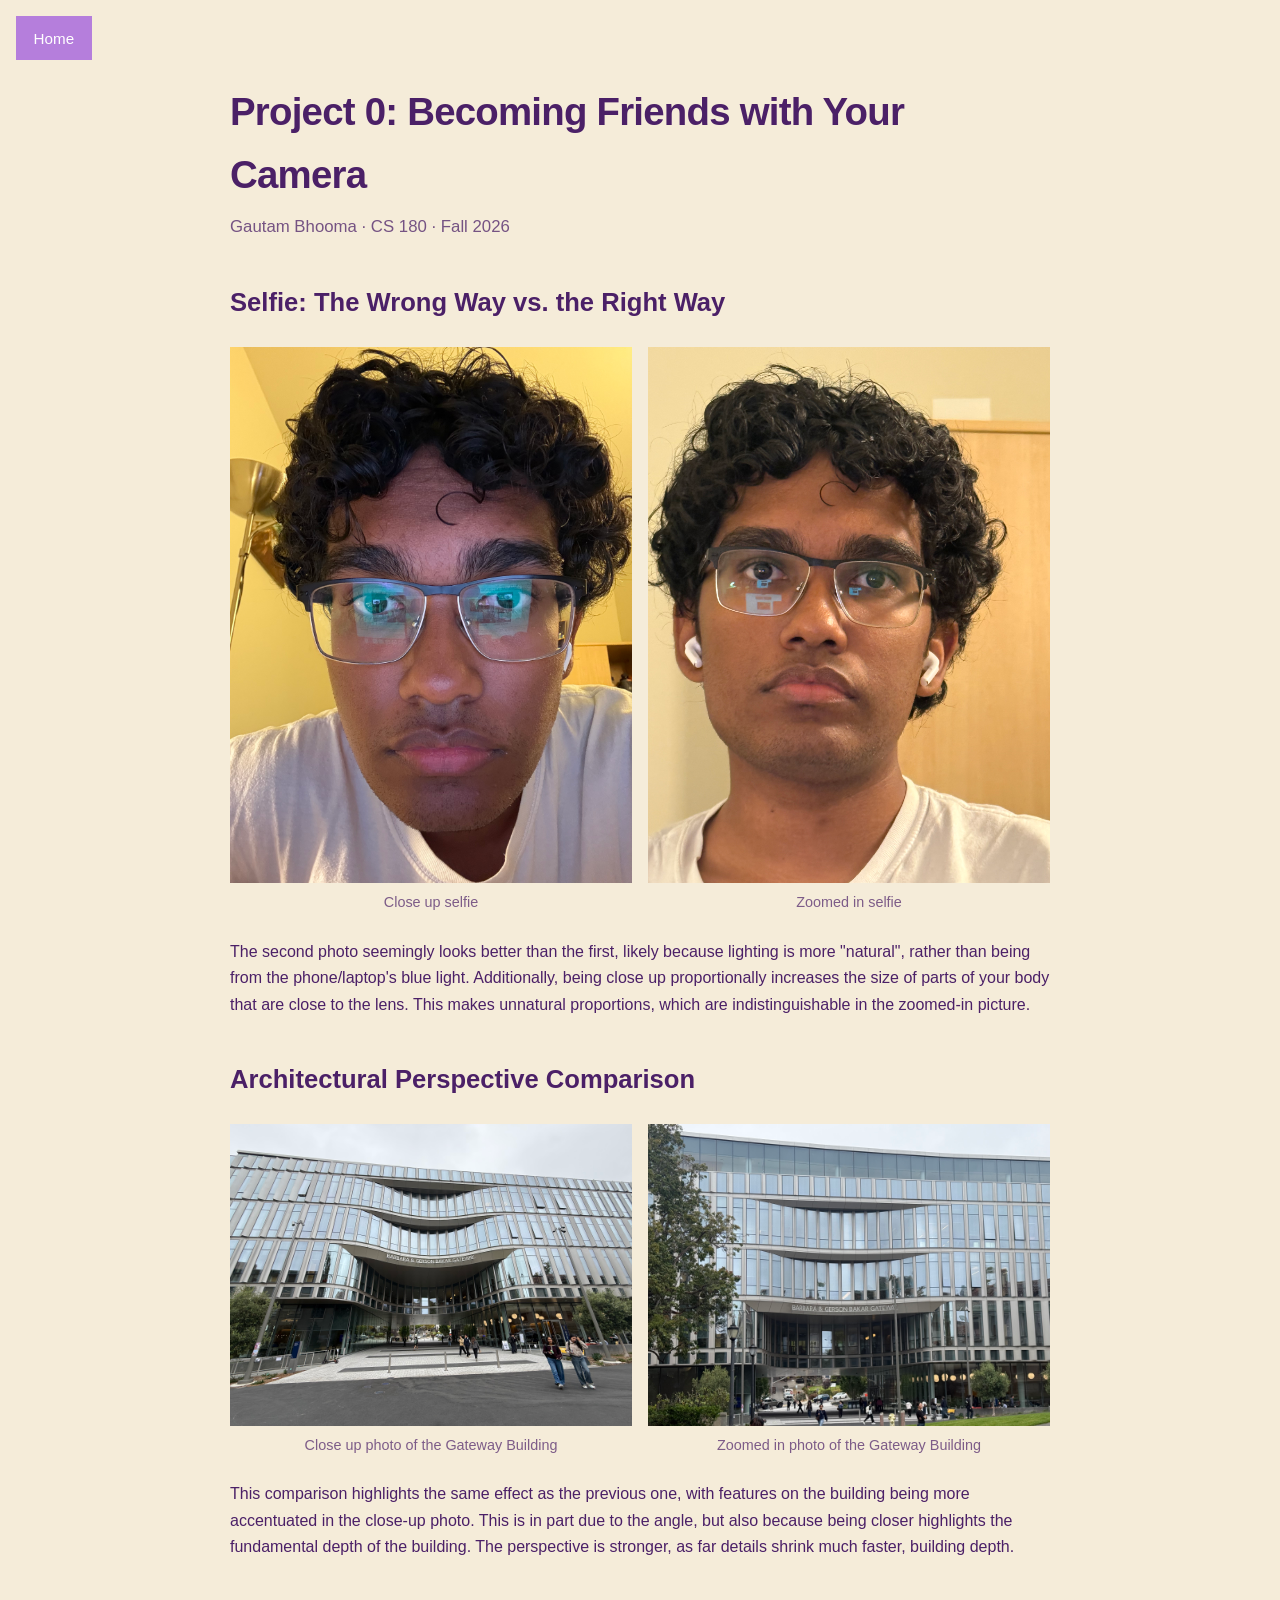
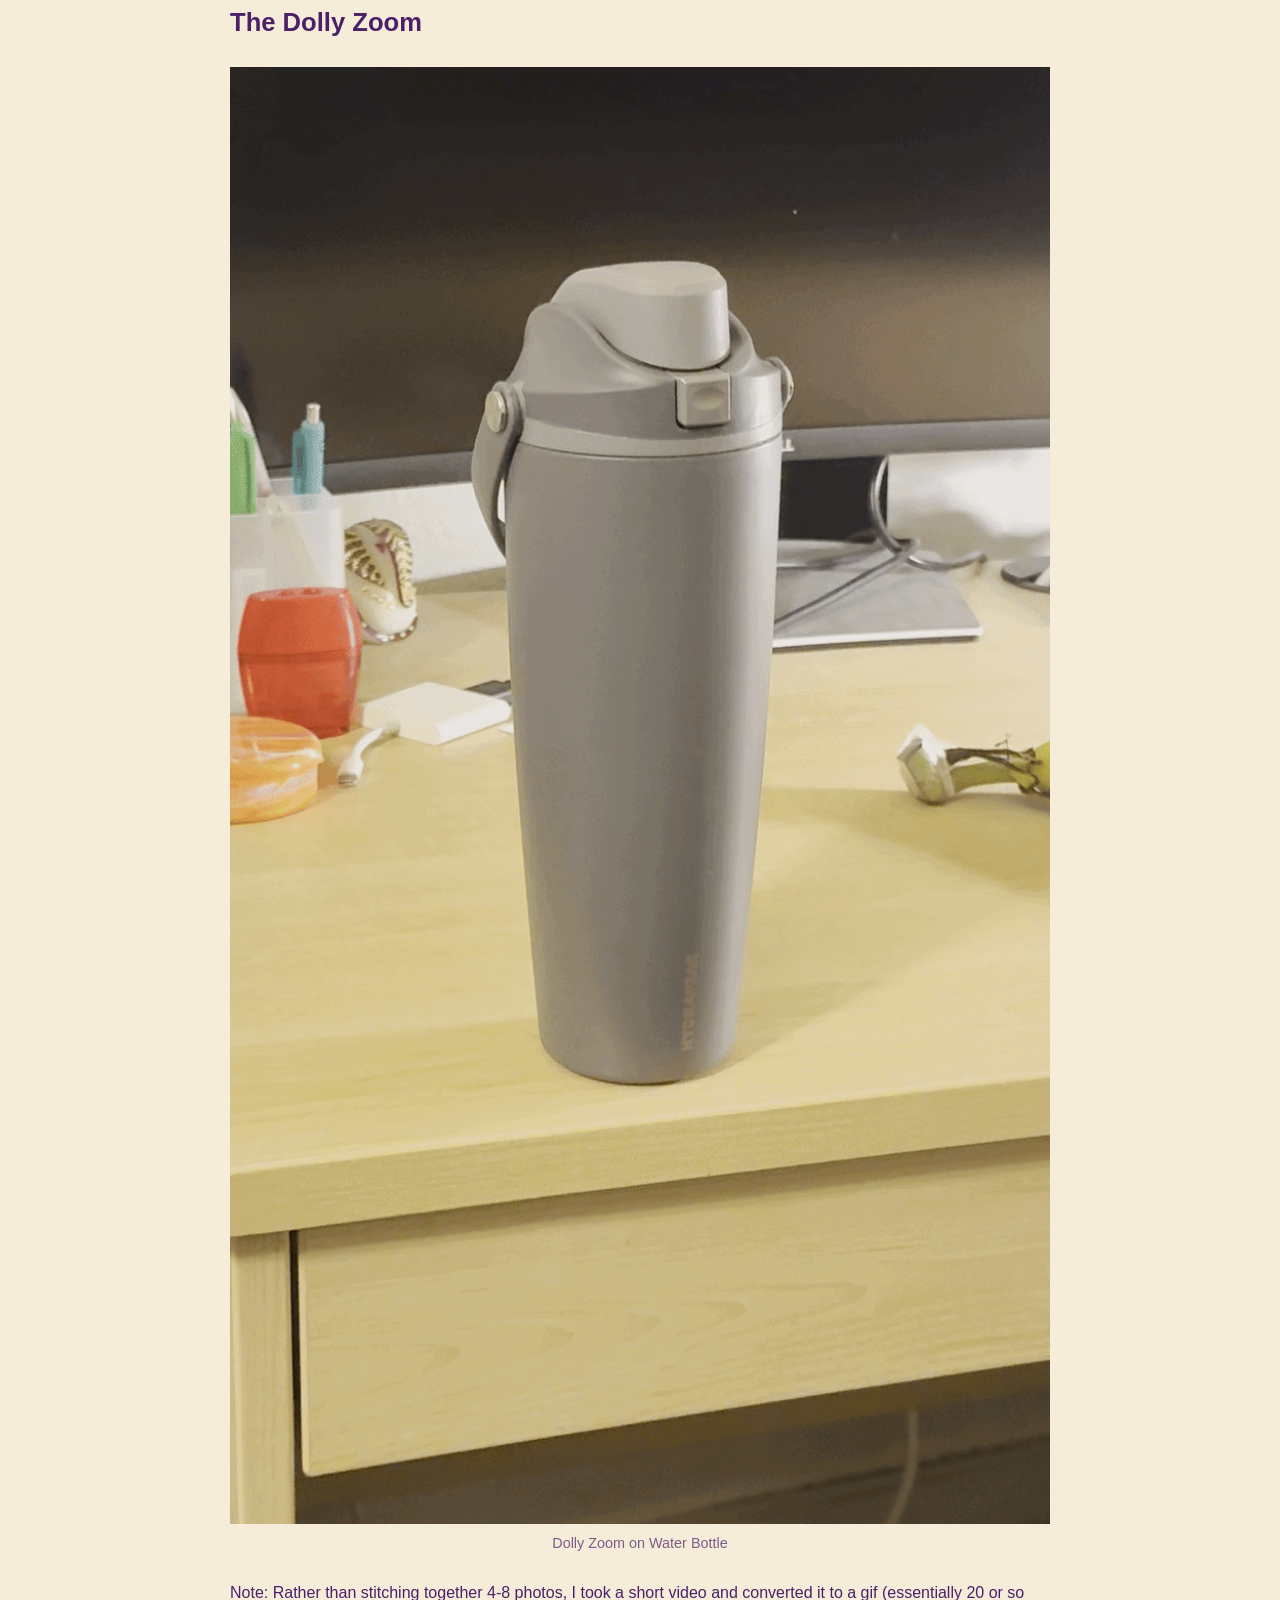
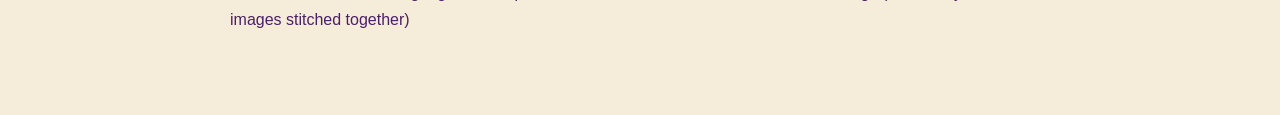
<file: 0/index.html>
<!DOCTYPE html>
<html lang="en">
<head>
<meta charset="UTF-8">
<meta name="viewport" content="width=device-width, initial-scale=1.0">
<title>Project 0 — CS 180 Becoming Friends with Your Camera</title>
<link rel="stylesheet" href="../style.css">
</head>
<body>
  <a class="home-btn" href="../index.html">Home</a>

  <main class="content">
    <h1>Project 0: Becoming Friends with Your Camera</h1>
    <p class="subtitle">Gautam Bhooma · CS 180 · Fall 2026</p>

    <h2>Selfie: The Wrong Way vs. the Right Way</h2>
    <div class="img-row">
      <figure>
        <img src="media/me_close.jpeg" alt="Close-up me">
        <figcaption>Close up selfie</figcaption>
      </figure>
      <figure>
        <img src="media/me_far.jpeg" alt="Far me">
        <figcaption>Zoomed in selfie</figcaption>
      </figure>
    </div>
    <p>The second photo seemingly looks better than the first, likely because lighting is more "natural", rather than being from the phone/laptop's
      blue light. Additionally, being close up proportionally increases the size of parts of your body that are close to the lens. This makes 
      unnatural proportions, which are indistinguishable in the zoomed-in picture.</p>

    <h2>Architectural Perspective Comparison</h2>
    <div class="img-row">
      <figure>
        <img src="media/gateway_close.jpeg" alt="Close-up gateway">
        <figcaption>Close up photo of the Gateway Building</figcaption>
      </figure>
      <figure>
        <img src="media/gateway_far.jpeg" alt="Far gateway">
        <figcaption>Zoomed in photo of the Gateway Building</figcaption>
      </figure>
    </div>
    <p>This comparison highlights the same effect as the previous one, with features on the building being more accentuated in the close-up photo.
    This is in part due to the angle, but also because being closer highlights the fundamental depth of the building. The perspective is stronger, 
    as far details shrink much faster, building depth.</p>

    <h2>The Dolly Zoom</h2>
    <div class="img-row">
      <figure>
        <img src="media/ezgif-6401ed42c2a861d7.gif" alt="Water bottle dolly">
        <figcaption>Dolly Zoom on Water Bottle</figcaption>
      </figure>
    </div>
    <p>Note: Rather than stitching together 4-8 photos, I took a short video and converted it to a gif (essentially 20 or so images stitched together)</p>
    
  </main>
</body>
</html>
</file>
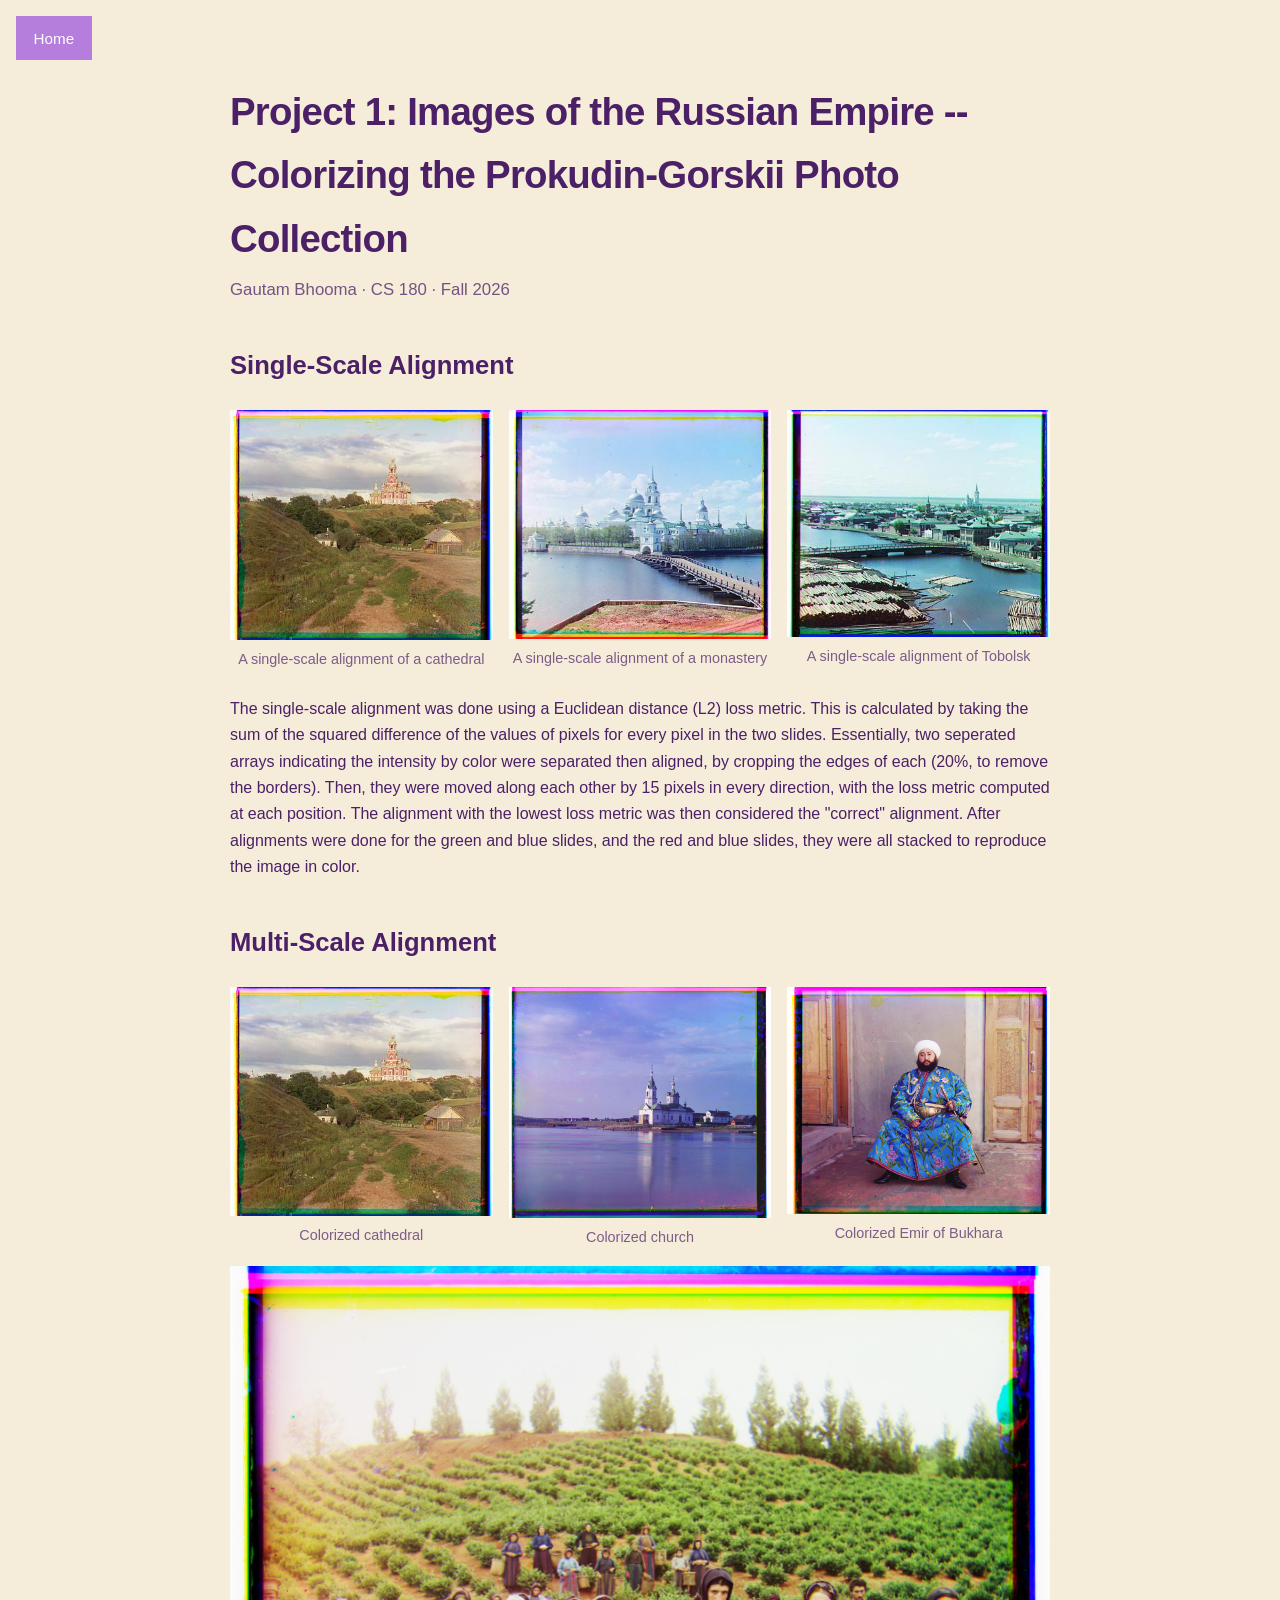
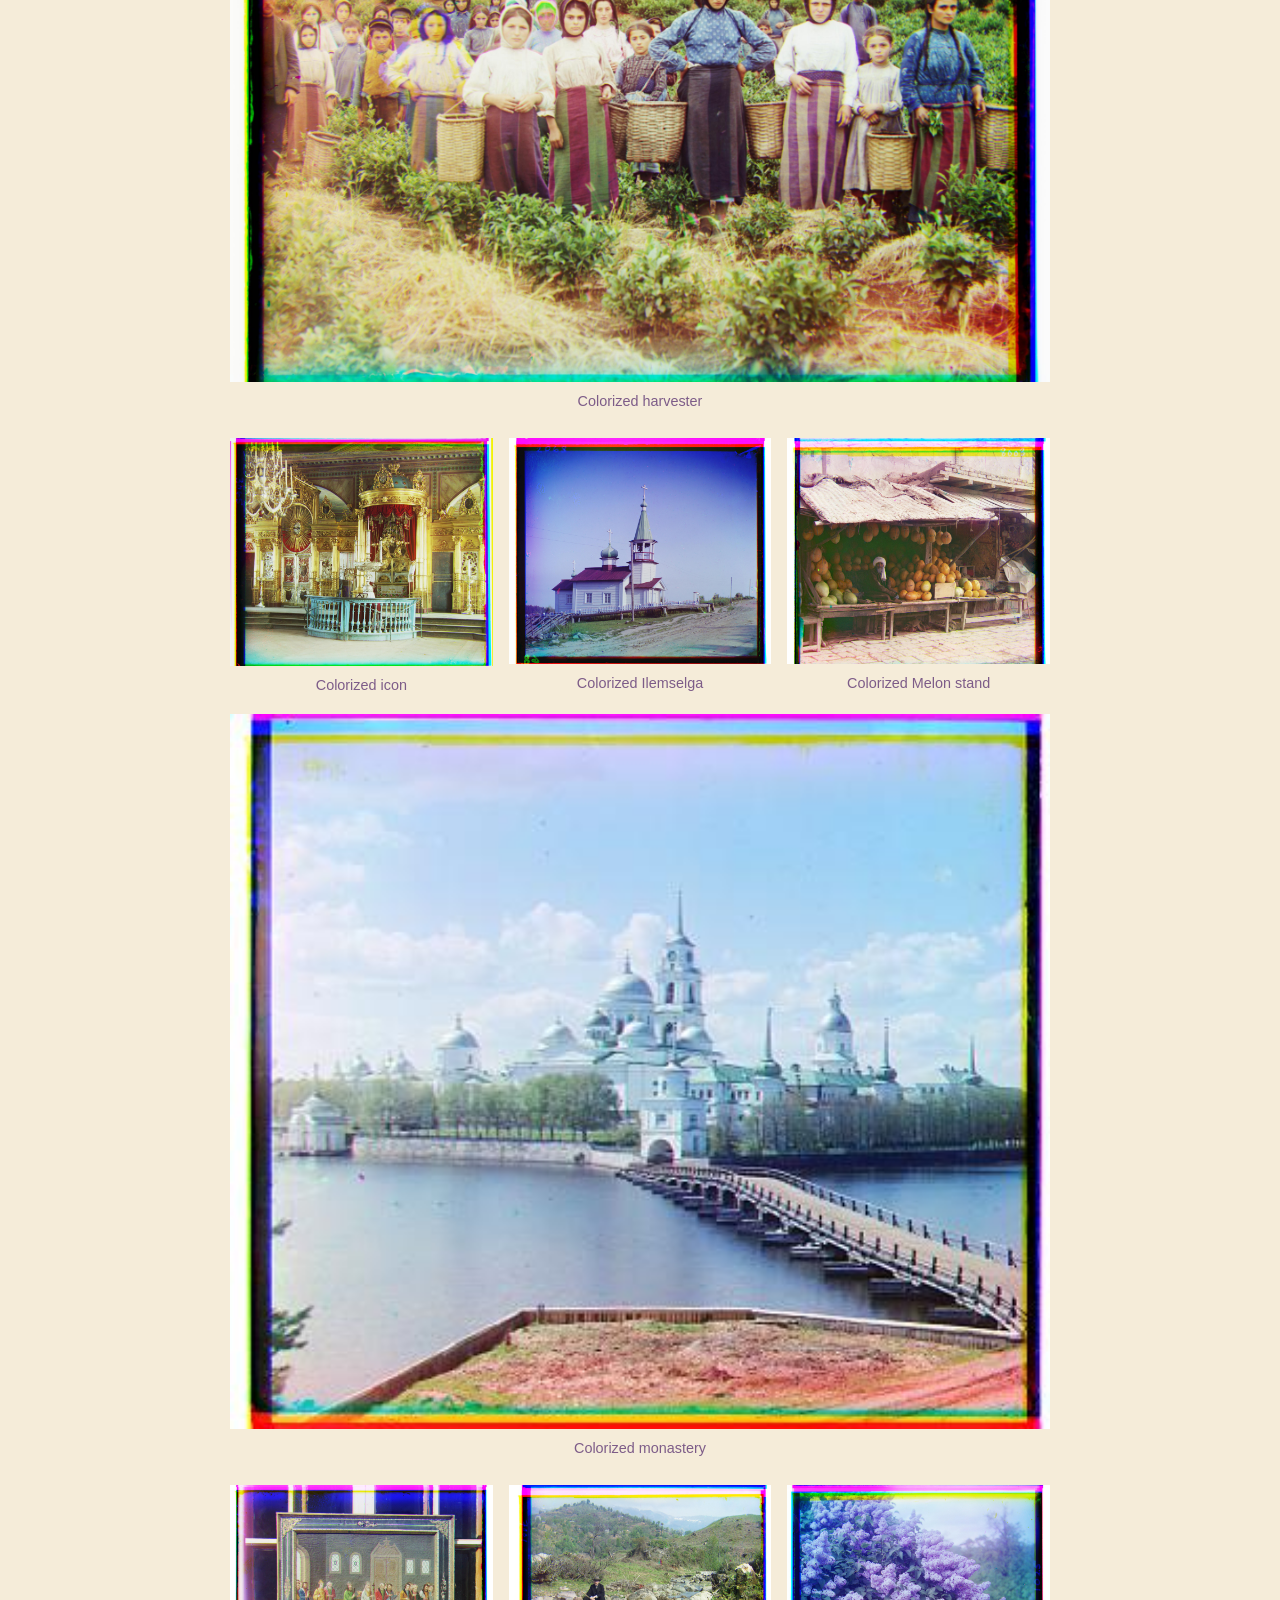
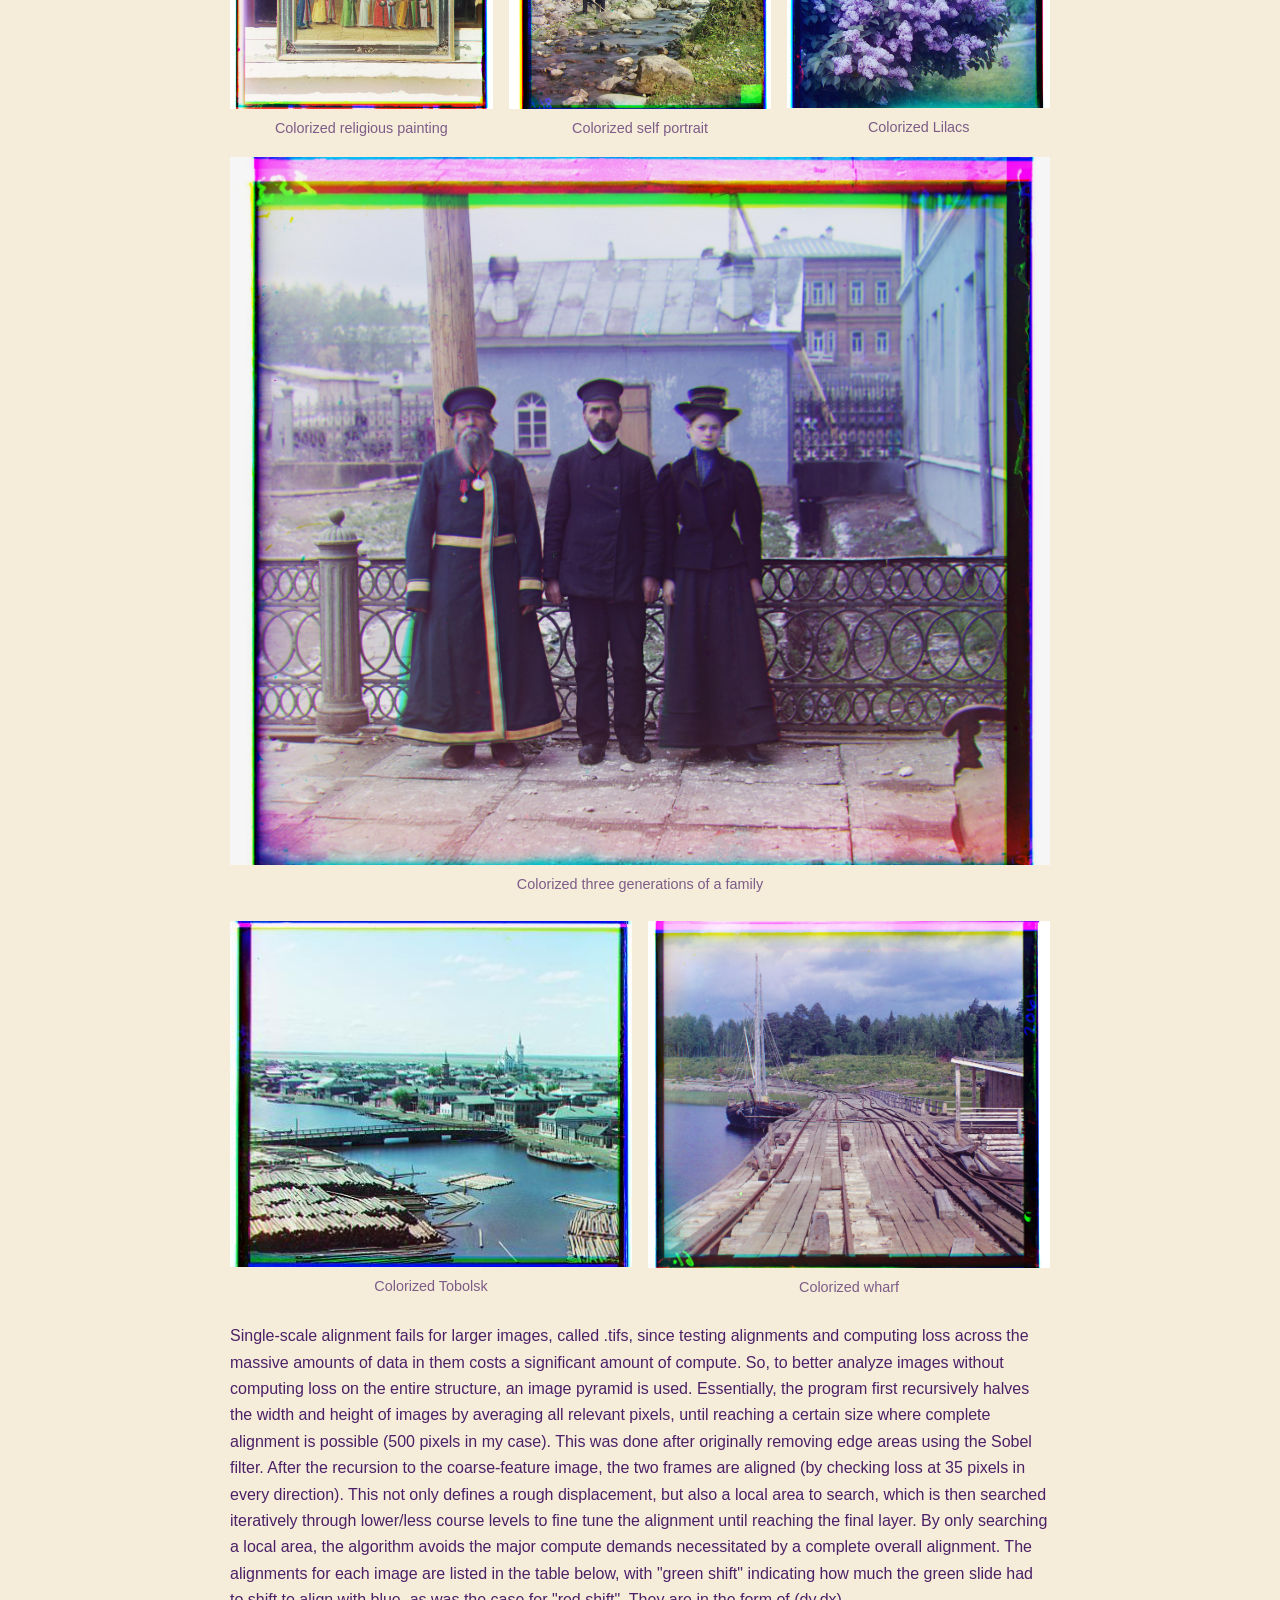
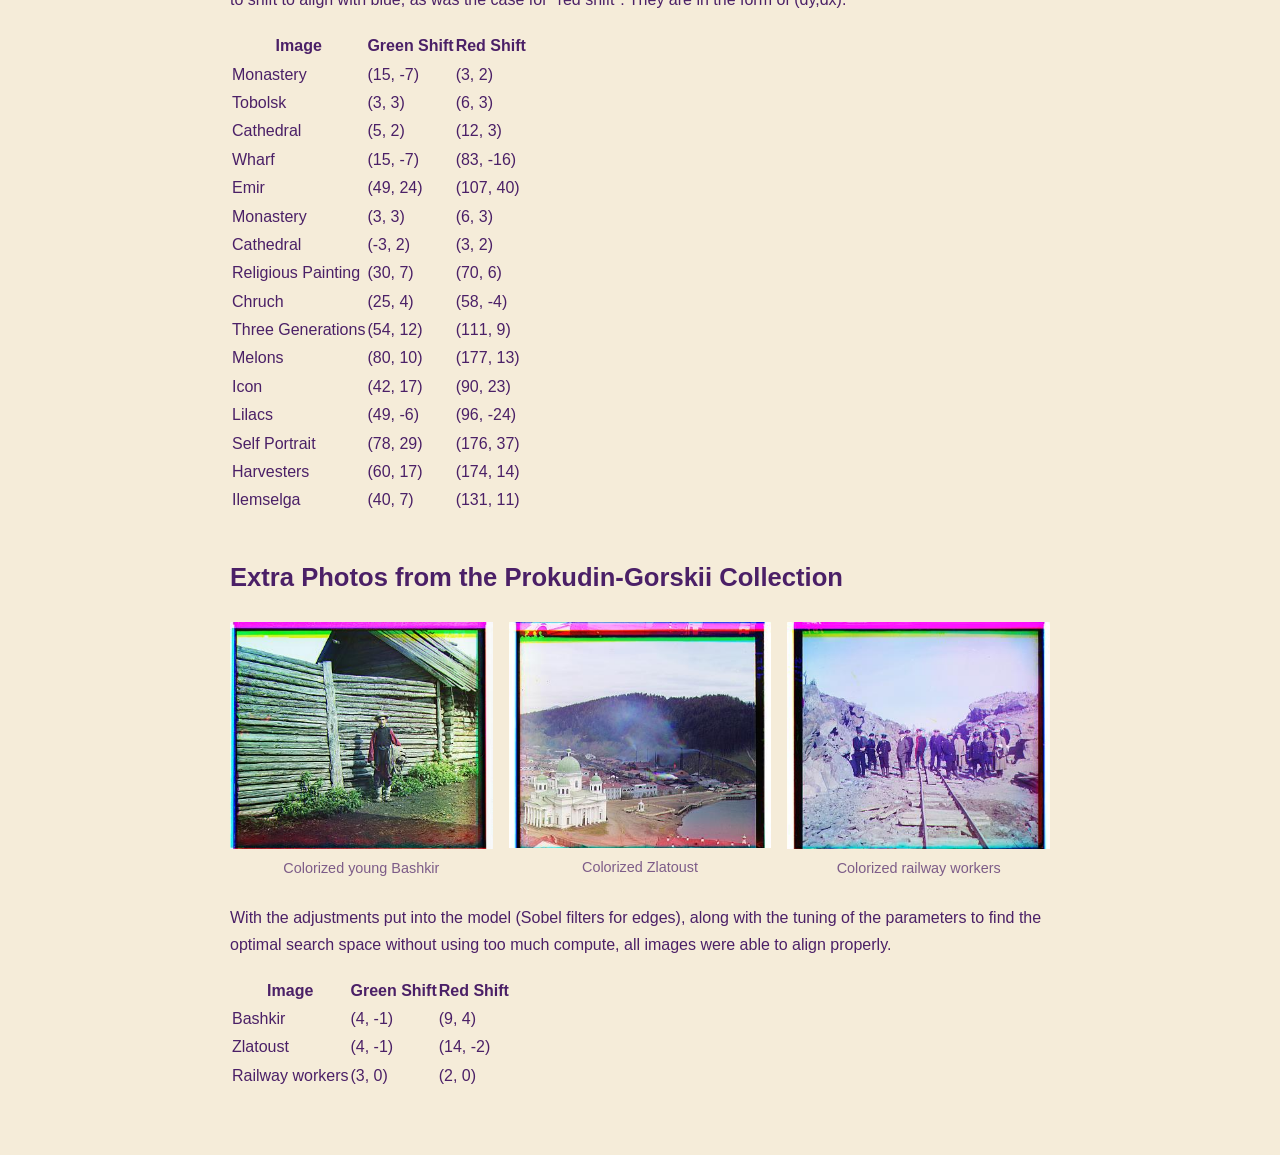
<file: 1/index.html>
<!DOCTYPE html>
<html lang="en">
<head>
<meta charset="UTF-8">
<meta name="viewport" content="width=device-width, initial-scale=1.0">
<title>Project 1 — Images of the Russian Empire: Colorizing the Prokudin-Gorskii Photo Collection</title>
<link rel="stylesheet" href="../style.css">
</head>
<body>
  <a class="home-btn" href="../index.html">Home</a>

  <main class="content">
    <h1>Project 1: Images of the Russian Empire -- Colorizing the Prokudin-Gorskii Photo Collection</h1>
    <p class="subtitle">Gautam Bhooma · CS 180 · Fall 2026</p>

    <h2>Single-Scale Alignment</h2>
    <div class="img-row">
      <figure>
        <img src="simple_output/out_cathedral.jpg" alt="simple_cathedral">
        <figcaption>A single-scale alignment of a cathedral</figcaption>
      </figure>
      <figure>
        <img src="simple_output/out_monastery.jpg" alt="simple_monastery">
        <figcaption>A single-scale alignment of a monastery</figcaption>
      </figure>
      <figure>
        <img src="simple_output/out_tobolsk.jpg" alt="simple_tobolsk">
        <figcaption>A single-scale alignment of Tobolsk</figcaption>
      </figure>
    </div>
    <p>The single-scale alignment was done using a Euclidean distance (L2) loss metric. This is calculated by taking the sum of the squared difference
      of the values of pixels for every pixel in the two slides. Essentially, two seperated arrays indicating the intensity
    by color were separated then aligned, by cropping the edges of each (20%, to remove the borders). Then, they were moved along each other by 15 pixels
    in every direction, with the loss metric computed at each position. The alignment with the lowest loss metric was then considered the "correct"
    alignment. After alignments were done for the green and blue slides, and the red and blue slides, they were all stacked to reproduce the 
    image in color.</p>

    <h2>Multi-Scale Alignment</h2>
    <div class="img-row">
      <figure>
        <img src="output/out_cathedral.jpg" alt="complex_cathedral">
        <figcaption>Colorized cathedral</figcaption>
      </figure>
      <figure>
        <img src="output/out_church.jpg" alt="complex_church">
        <figcaption>Colorized church</figcaption>
      </figure>
      <figure>
        <img src="output/out_emir.jpg" alt="complex_emir">
        <figcaption>Colorized Emir of Bukhara</figcaption>
      </figure>
      <figure>
        <img src="output/out_harvesters.jpg" alt="complex_harvesters">
        <figcaption>Colorized harvester</figcaption>
      </figure>
    </div>
    <div class="img-row">
      <figure>
        <img src="output/out_icon.jpg" alt="complex_icon">
        <figcaption>Colorized icon</figcaption>
      </figure>
      <figure>
        <img src="output/out_ilemselga.jpg" alt="complex_ilemselga">
        <figcaption>Colorized Ilemselga</figcaption>
      </figure>
      <figure>
        <img src="output/out_melons.jpg" alt="complex_melons">
        <figcaption>Colorized Melon stand</figcaption>
      </figure>
      <figure>
        <img src="output/out_monastery.jpg" alt="complex_monastery">
        <figcaption>Colorized monastery</figcaption>
      </figure>
    </div>
    <div class="img-row">
      <figure>
        <img src="output/out_religous_painting.jpg" alt="complex_religious_painting">
        <figcaption>Colorized religious painting</figcaption>
      </figure>
      <figure>
        <img src="output/out_self_portrait.jpg" alt="complex_self_portrait">
        <figcaption>Colorized self portrait</figcaption>
      </figure>
      <figure>
        <img src="output/out_siren.jpg" alt="complex_siren">
        <figcaption>Colorized Lilacs</figcaption>
      </figure>
      <figure>
        <img src="output/out_three_generations.jpg" alt="complex_three_generations">
        <figcaption>Colorized three generations of a family</figcaption>
      </figure>
    </div>
    <div class="img-row">
      <figure>
        <img src="output/out_tobolsk.jpg" alt="complex_tobolsk">
        <figcaption>Colorized Tobolsk</figcaption>
      </figure>
      <figure>
        <img src="output/out_wharf.jpg" alt="complex_wharf">
        <figcaption>Colorized wharf</figcaption>
      </figure>
    </div>
    <p>Single-scale alignment fails for larger images, called .tifs, since testing alignments and computing loss across the massive amounts of
    data in them costs a significant amount of compute. So, to better analyze images without computing loss on the entire structure, an image
    pyramid is used. Essentially, the program first recursively halves the width and height of images by averaging all relevant pixels, until 
    reaching a certain size where complete alignment is possible (500 pixels in my case). This was done after originally removing edge areas
    using the Sobel filter. After the recursion to the coarse-feature image, the two frames are aligned (by checking loss at 35 pixels in every 
    direction). This not only defines a rough displacement, but also a local area to search, which is then searched iteratively through lower/less
    course levels to fine tune the alignment until reaching the final layer. By only searching a local area, the algorithm avoids the major
    compute demands necessitated by a complete overall alignment. The alignments for each image are listed in the table below, with "green shift"
    indicating how much the green slide had to shift to align with blue, as was the case for "red shift". They are in the form of (dy,dx).</p>

    <table>
  <thead>
    <tr>
      <th>Image</th>
      <th>Green Shift</th>
      <th>Red Shift</th>
    </tr>
  </thead>
  <tbody>
    <tr>
      <td>Monastery</td>
      <td>(15, -7)</td>
      <td>(3, 2)</td>
    </tr>
    <tr>
      <td>Tobolsk</td>
      <td>(3, 3)</td>
      <td>(6, 3)</td>
    </tr>
    <tr>
      <td>Cathedral</td>
      <td>(5, 2)</td>
      <td>(12, 3)</td>
    </tr>
    <tr>
      <td>Wharf</td>
      <td>(15, -7)</td>
      <td>(83, -16)</td>
    </tr>
    <tr>
      <td>Emir</td>
      <td>(49, 24)</td>
      <td>(107, 40)</td>
    </tr>
    <tr>
      <td>Monastery</td>
      <td>(3, 3)</td>
      <td>(6, 3)</td>
    </tr>
    <tr>
      <td>Cathedral</td>
      <td>(-3, 2)</td>
      <td>(3, 2)</td>
    </tr>
    <tr>
      <td>Religious Painting</td>
      <td>(30, 7)</td>
      <td>(70, 6)</td>
    </tr>
    <tr>
      <td>Chruch</td>
      <td>(25, 4)</td>
      <td>(58, -4)</td>
    </tr>
    <tr>
      <td>Three Generations</td>
      <td>(54, 12)</td>
      <td>(111, 9)</td>
    </tr>
    <tr>
      <td>Melons</td>
      <td>(80, 10)</td>
      <td>(177, 13)</td>
    </tr>
    <tr>
      <td>Icon</td>
      <td>(42, 17)</td>
      <td>(90, 23)</td>
    </tr><tr>
      <td>Lilacs</td>
      <td>(49, -6)</td>
      <td>(96, -24)</td>
    </tr>
    <tr>
      <td>Self Portrait</td>
      <td>(78, 29)</td>
      <td>(176, 37)</td>
    </tr><tr>
      <td>Harvesters</td>
      <td>(60, 17)</td>
      <td>(174, 14)</td>
    </tr>
    <tr>
      <td>Ilemselga</td>
      <td>(40, 7)</td>
      <td>(131, 11)</td>
    </tr>  
  </tbody>
</table>
<h2>Extra Photos from the Prokudin-Gorskii Collection</h2>
    <div class="img-row">
      <figure>
        <img src="output/out_bashkir.jpg" alt="complex_bashkir">
        <figcaption>Colorized young Bashkir</figcaption>
      </figure>
      <figure>
        <img src="output/out_zlatoust.jpg" alt="complex_zlatoust">
        <figcaption>Colorized Zlatoust</figcaption>
      </figure>
      <figure>
        <img src="output/out_railway_workers.jpg" alt="complex_railway_workers">
        <figcaption>Colorized railway workers</figcaption>
      </figure>
    </div>
    
   <table>
  <thead>
    <tr>
      <th>Image</th>
      <th>Green Shift</th>
      <th>Red Shift</th>
    </tr>
  </thead>
  <tbody>
    <tr>
      <td>Bashkir</td>
      <td>(4, -1)</td>
      <td>(9, 4)</td>
    </tr>
    <tr>
      <td>Zlatoust</td>
      <td>(4, -1)</td>
      <td>(14, -2)</td>
    </tr>
    <tr>
      <td>Railway workers</td>
      <td>(3, 0)</td>
      <td>(2, 0)</td>
    </tr>
  </tbody>

     <p>With the adjustments put into the model (Sobel filters for edges), along with the tuning of the parameters to find the optimal search space
       without using too much compute, all images were able to align properly.
     </p>
    
  </main>
</body>
</html>
</file>
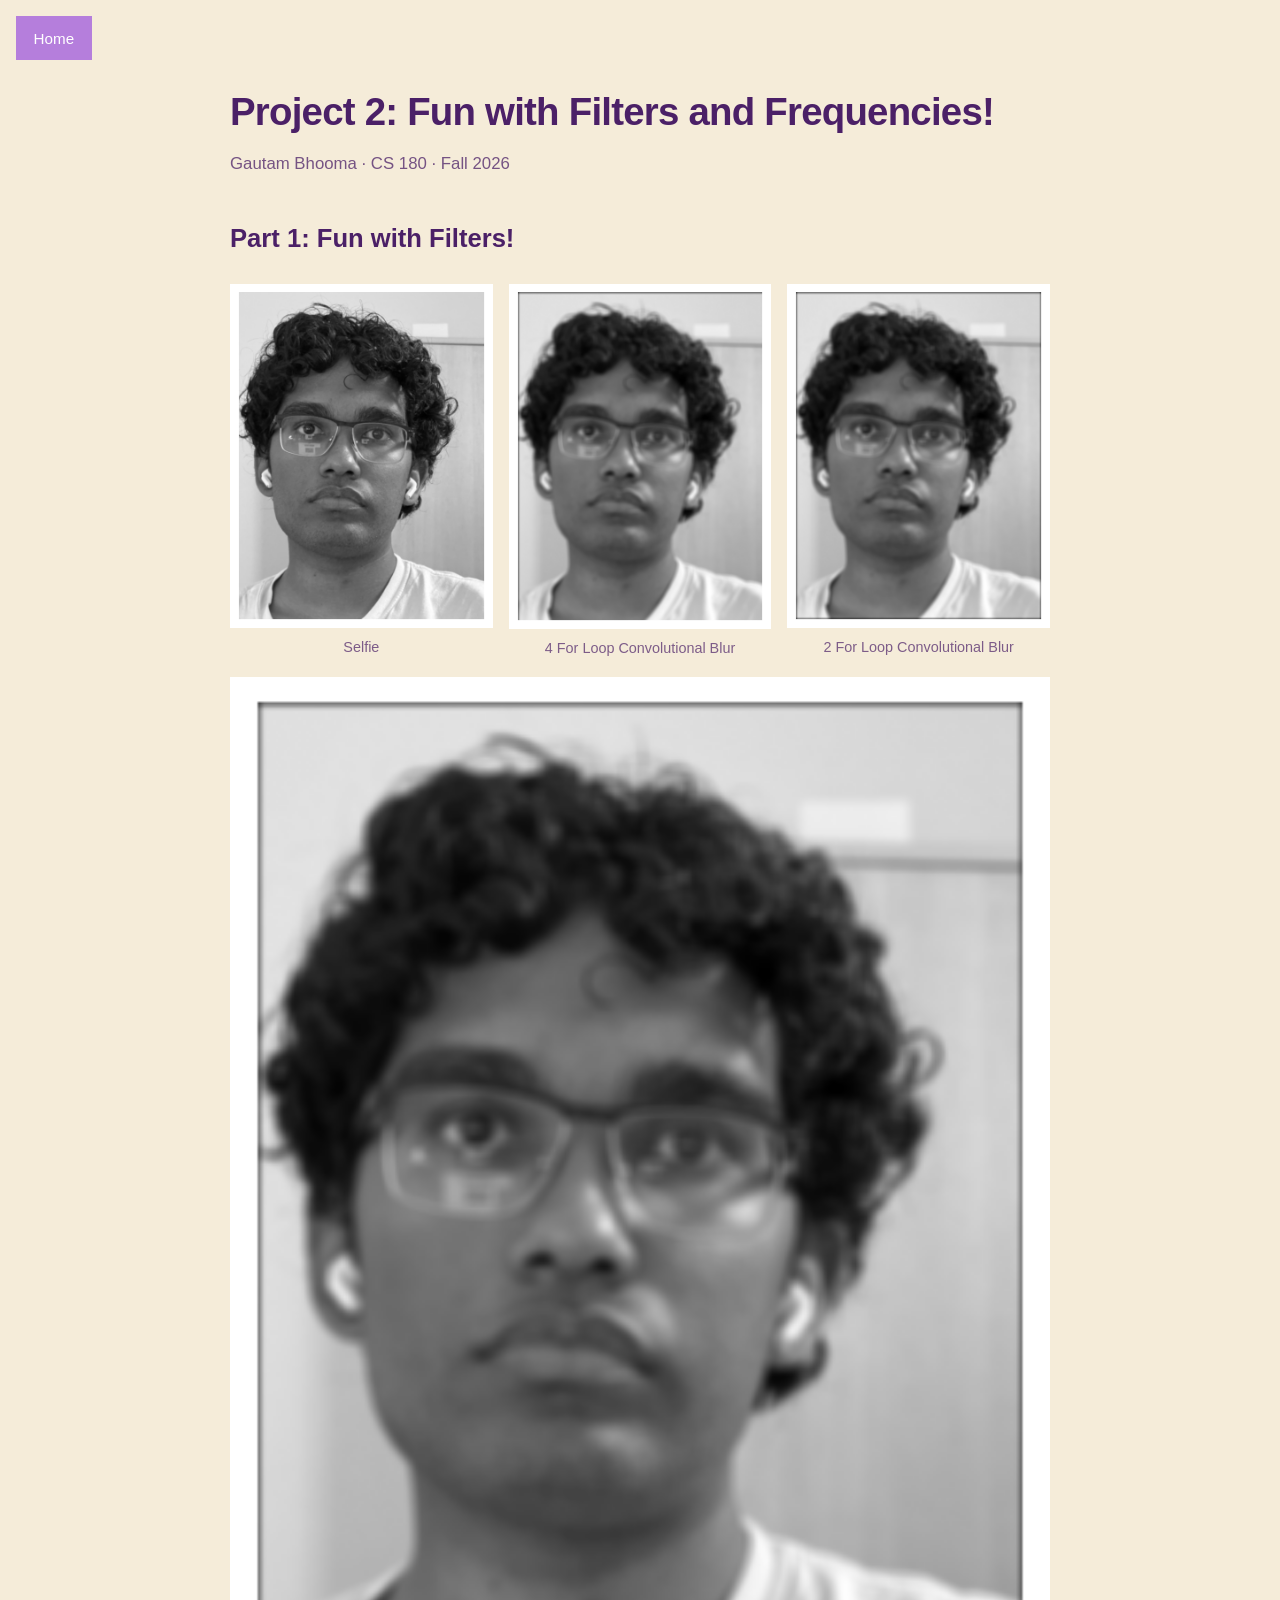
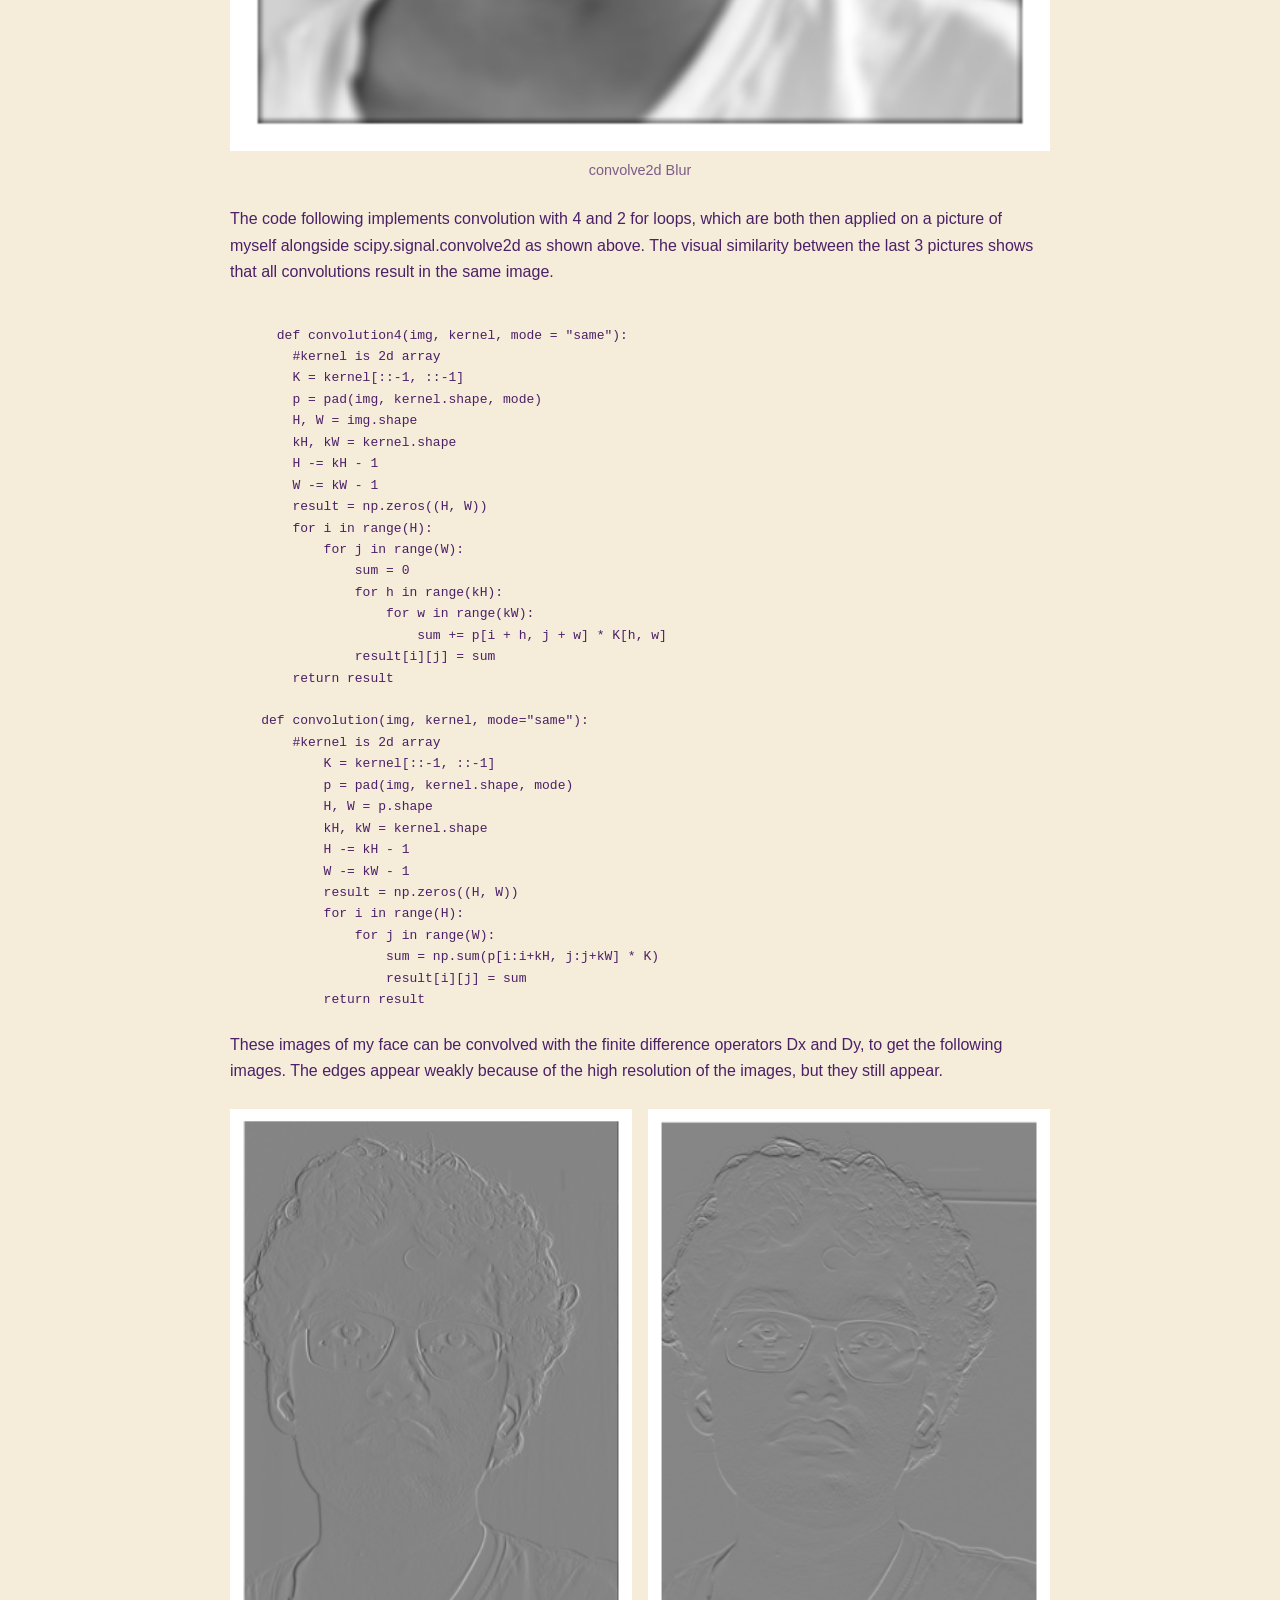
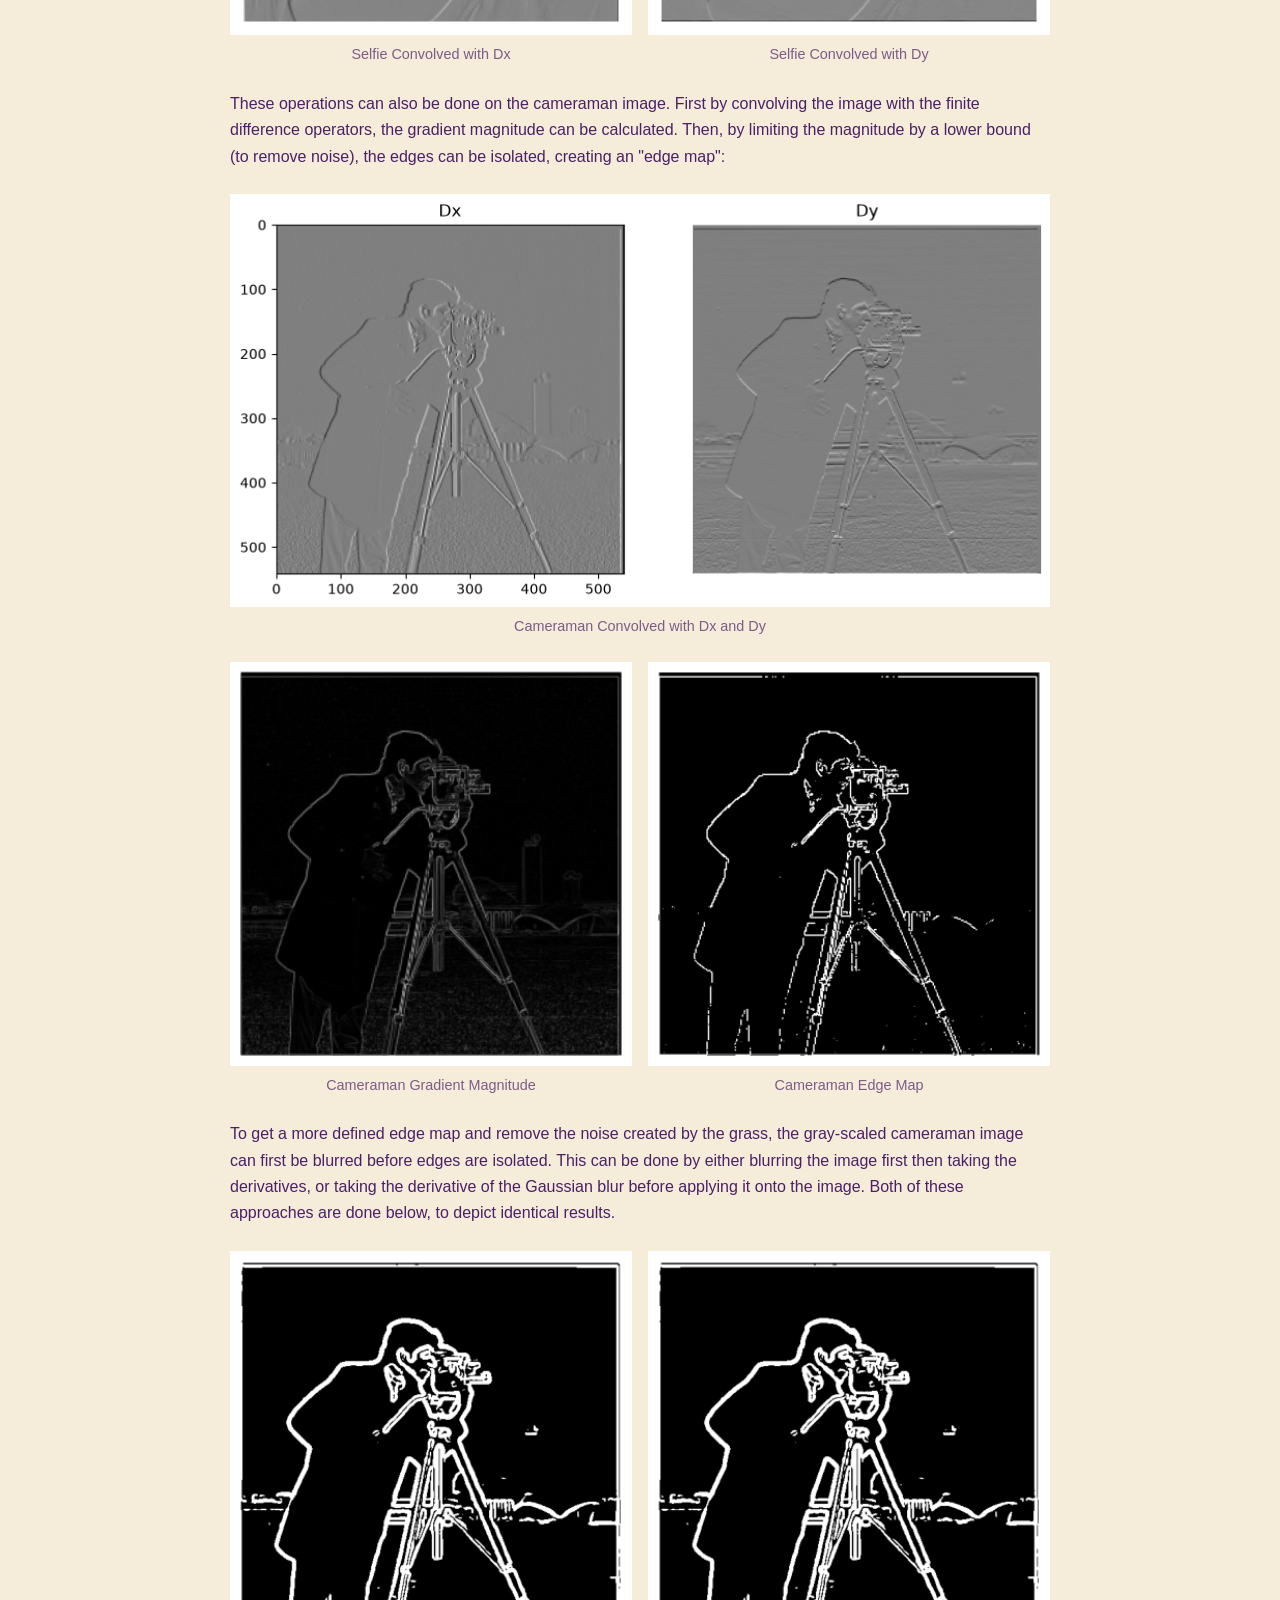
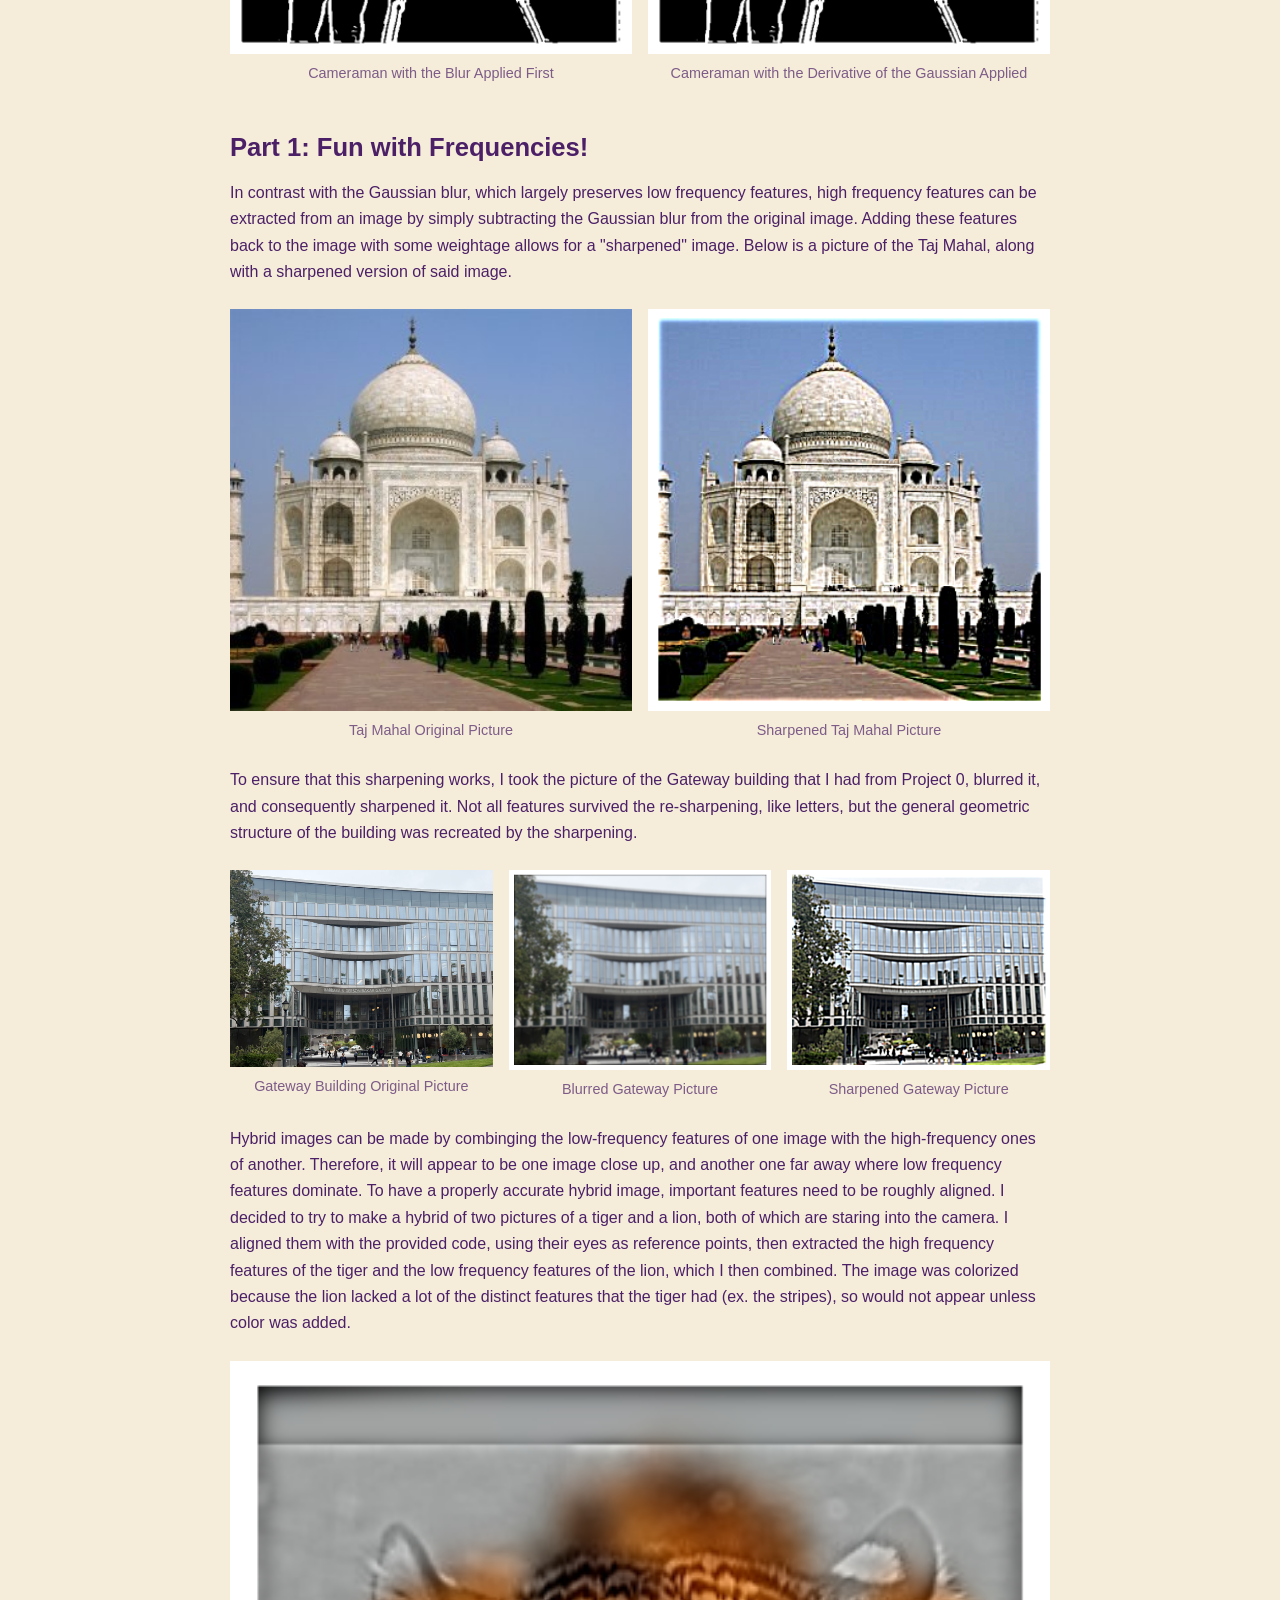
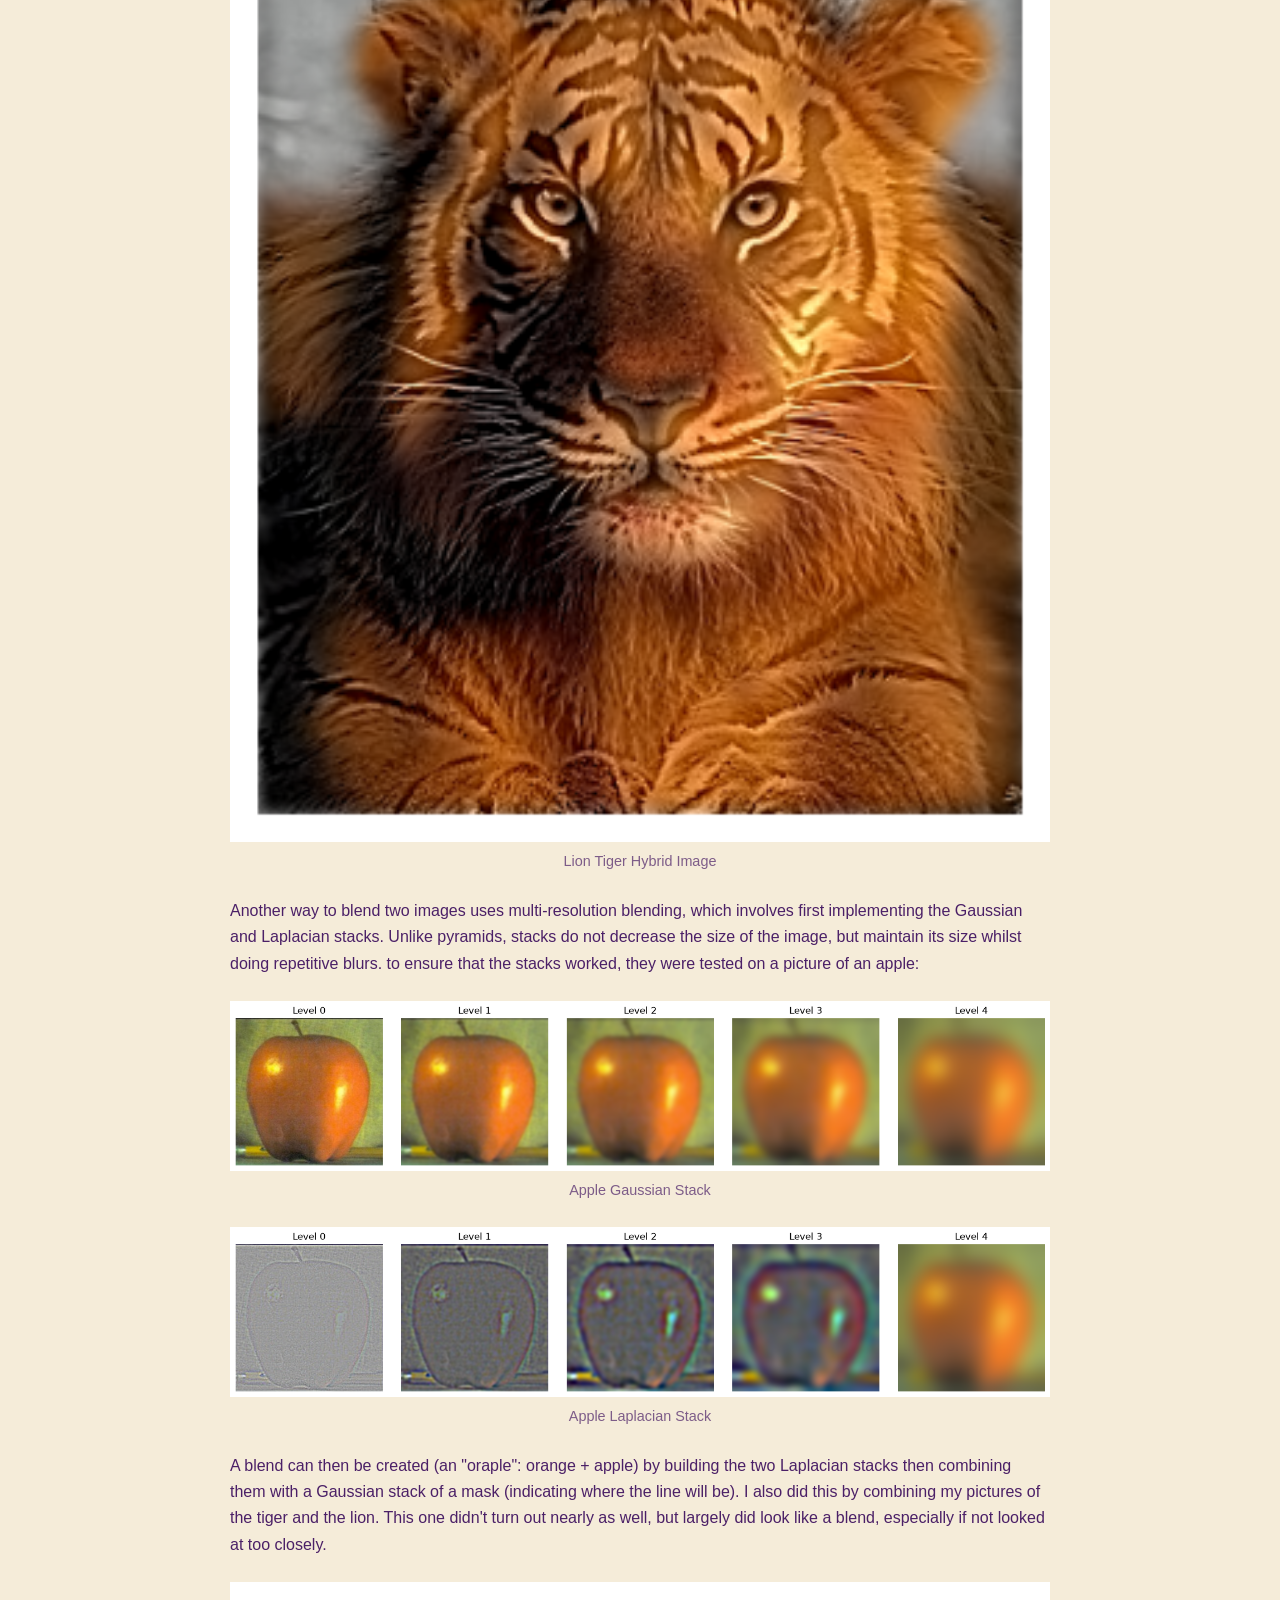
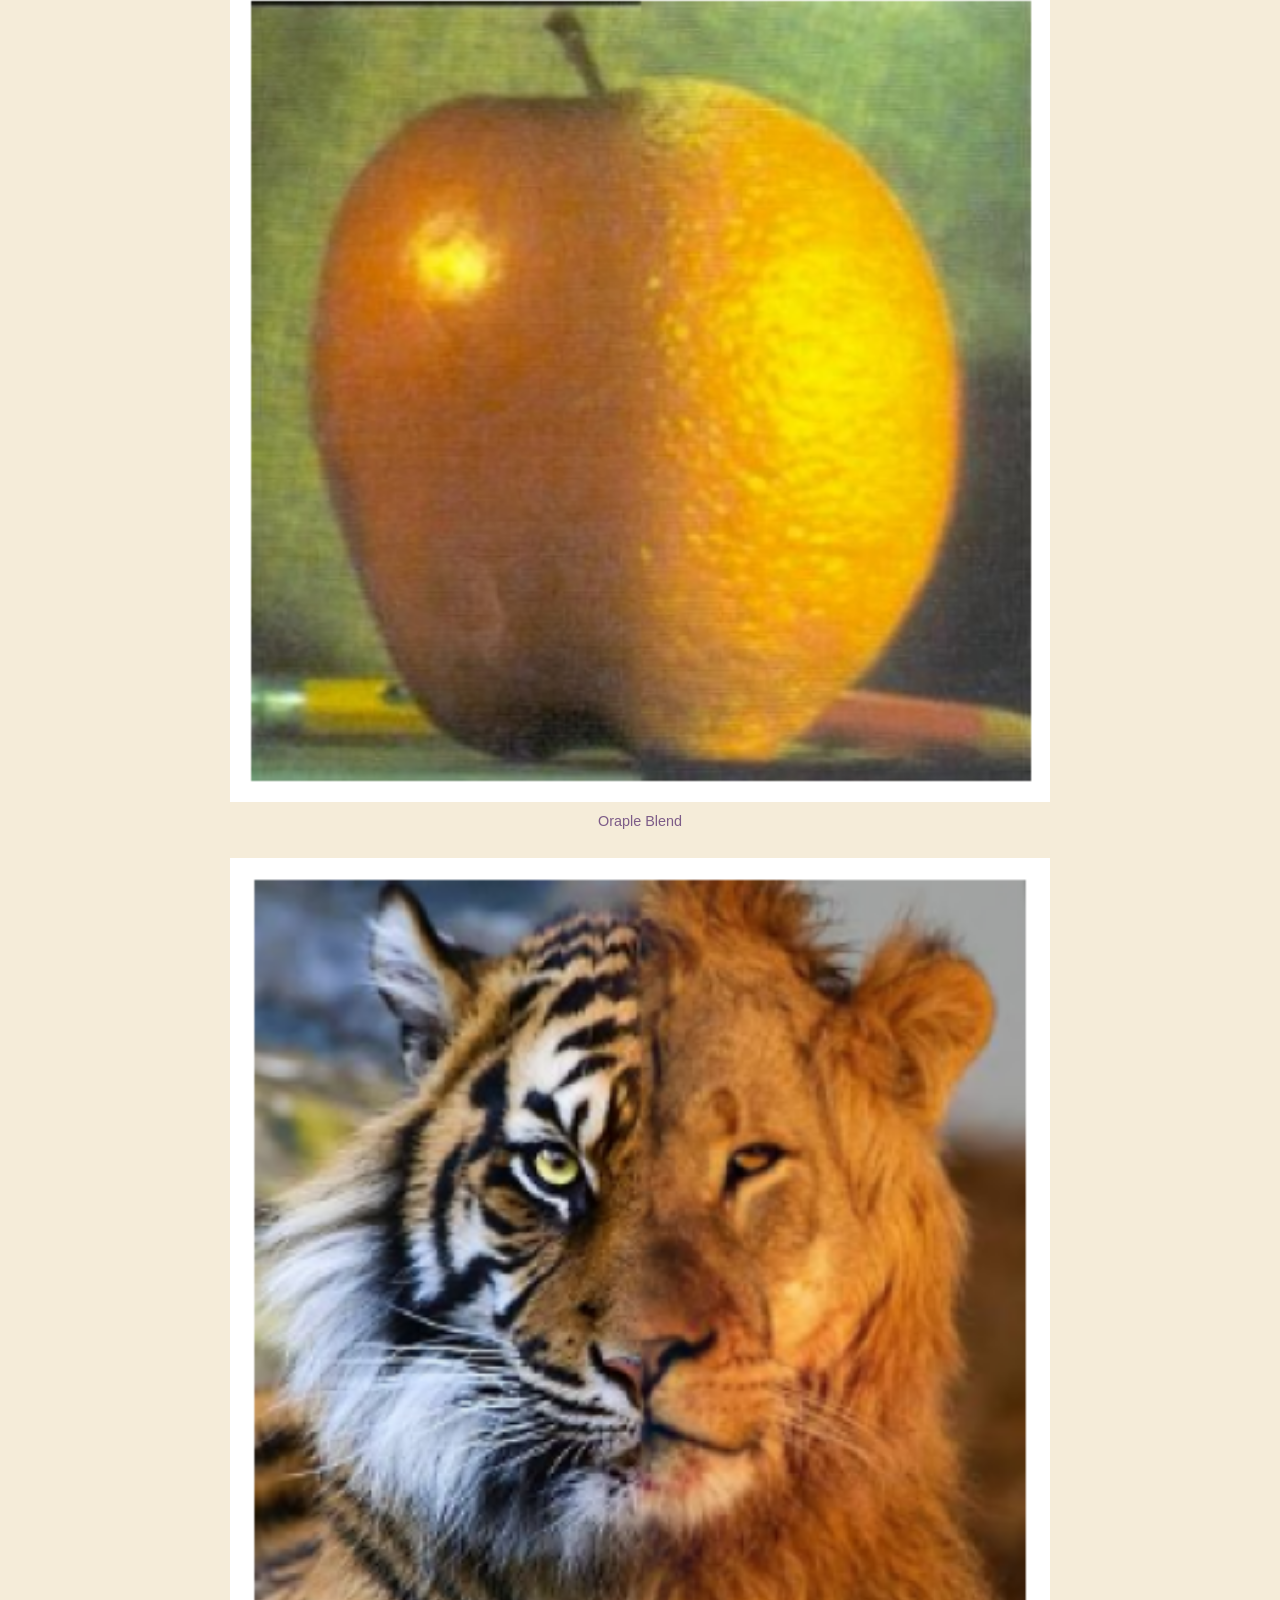
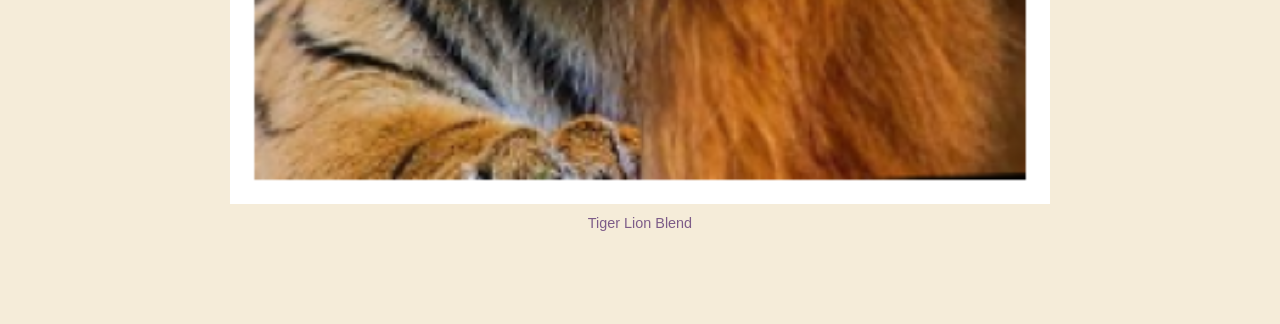
<file: 2/index.html>
<!DOCTYPE html>
<html lang="en">
<head>
<meta charset="UTF-8">
<meta name="viewport" content="width=device-width, initial-scale=1.0">
<title>Project 0 — CS 180 Becoming Friends with Your Camera</title>
<link rel="stylesheet" href="../style.css">
</head>
<body>
  <a class="home-btn" href="../index.html">Home</a>

  <main class="content">
    <h1>Project 2: Fun with Filters and Frequencies!</h1>
    <p class="subtitle">Gautam Bhooma · CS 180 · Fall 2026</p>

    <h2>Part 1: Fun with Filters!</h2>
    <div class="img-row">
      <figure>
        <img src="media/me_far_gray.png" alt="Gray selfie">
        <figcaption>Selfie</figcaption>
      </figure>
      <figure>
        <img src="media/me_far_4.png" alt="Far 4">
        <figcaption>4 For Loop Convolutional Blur</figcaption>
      </figure>
      <figure>
        <img src="media/me_far_2.png" alt="Far 2">
        <figcaption>2 For Loop Convolutional Blur</figcaption>
      </figure>
      <figure>
        <img src="media/me_far_conv2.png" alt="Far scipy_conv">
        <figcaption>convolve2d Blur</figcaption>
      </figure>
    </div>
    <p>The code following implements convolution with 4 and 2 for loops, which are both then applied on a picture of myself alongside scipy.signal.convolve2d
      as shown above. The visual similarity between the last 3 pictures shows that all convolutions result in the same image.</p>
    <pre><code class="language-python">
      def convolution4(img, kernel, mode = "same"):
        #kernel is 2d array
        K = kernel[::-1, ::-1]
        p = pad(img, kernel.shape, mode)
        H, W = img.shape
        kH, kW = kernel.shape
        H -= kH - 1
        W -= kW - 1
        result = np.zeros((H, W))
        for i in range(H):
            for j in range(W):
                sum = 0
                for h in range(kH):
                    for w in range(kW):
                        sum += p[i + h, j + w] * K[h, w]
                result[i][j] = sum
        return result

    def convolution(img, kernel, mode="same"):
        #kernel is 2d array
            K = kernel[::-1, ::-1]
            p = pad(img, kernel.shape, mode)
            H, W = p.shape
            kH, kW = kernel.shape
            H -= kH - 1
            W -= kW - 1
            result = np.zeros((H, W))
            for i in range(H):
                for j in range(W):
                    sum = np.sum(p[i:i+kH, j:j+kW] * K)
                    result[i][j] = sum
            return result
    </code></pre>

    <p>These images of my face can be convolved with the finite difference operators Dx and Dy, to get the following images. The edges appear 
    weakly because of the high resolution of the images, but they still appear.</p>

    <div class="img-row">
      <figure>
        <img src="media/me_dx.png" alt="Selfie dx">
        <figcaption>Selfie Convolved with Dx</figcaption>
      </figure>
      <figure>
        <img src="media/me_dy.png" alt="Selfie dy">
        <figcaption>Selfie Convolved with Dy</figcaption>
      </figure>
    </div>

    <p>These operations can also be done on the cameraman image. First by convolving the image with the finite difference operators, the 
    gradient magnitude can be calculated. Then, by limiting the magnitude by a lower bound (to remove noise), the edges can be isolated,
      creating an "edge map":</p>


      <figure>
        <img src="media/cameraman_dxdy.png" alt="Cameraman dx">
        <figcaption>Cameraman Convolved with Dx and Dy</figcaption>
      </figure>
    <div class="img-row">
      <figure>
        <img src="media/cameraman_gradmag.png" alt="Cameraman Gradmag">
        <figcaption>Cameraman Gradient Magnitude</figcaption>
      </figure>
      <figure>
        <img src="media/cameraman_edges.png" alt="Cameraman edges">
        <figcaption>Cameraman Edge Map</figcaption>
      </figure>
    </div>

    <p> To get a more defined edge map and remove the noise created by the grass, the gray-scaled cameraman image can first be blurred before 
      edges are isolated. This can be done by either blurring the image first then taking the derivatives, or taking the derivative of the 
      Gaussian blur before applying it onto the image. Both of these approaches are done below, to depict identical results.
    </p>

    <div class="img-row">
      <figure>
        <img src="media/cameraman_gaussian_edges.png" alt="Cameraman gaussian edges">
        <figcaption>Cameraman with the Blur Applied First</figcaption>
      </figure>
      <figure>
        <img src="media/cameraman_gaussderiv.png" alt="Cameraman gaussian derivative">
        <figcaption>Cameraman with the Derivative of the Gaussian Applied</figcaption>
      </figure>
    </div>

    <h2>Part 1: Fun with Frequencies!</h2>
    <p>
      In contrast with the Gaussian blur, which largely preserves low frequency features, high frequency features can be extracted from an image
      by simply subtracting the Gaussian blur from the original image. Adding these features back to the image with some weightage allows for 
      a "sharpened" image. Below is a picture of the Taj Mahal, along with a sharpened version of said image.
    </p>

    <div class="img-row">
      <figure>
        <img src="media/taj.jpg" alt="Taj Mahal">
        <figcaption>Taj Mahal Original Picture</figcaption>
      </figure>
      <figure>
        <img src="media/taj_sharpen.png" alt="Sharpened Taj">
        <figcaption>Sharpened Taj Mahal Picture</figcaption>
      </figure>
    </div>

    <p>
      To ensure that this sharpening works, I took the picture of the Gateway building that I had from Project 0, blurred it, and consequently 
      sharpened it. Not all features survived the re-sharpening, like letters, but the general geometric structure of the building was recreated 
      by the sharpening.
    </p>

    <div class="img-row">
      <figure>
        <img src="media/gateway_far.jpeg" alt="Gateway">
        <figcaption>Gateway Building Original Picture</figcaption>
      </figure>
      <figure>
        <img src="media/gateway_blur.png" alt="Blurred Gateway">
        <figcaption>Blurred Gateway Picture</figcaption>
      </figure>
      <figure>
        <img src="media/gateway_sharpen.png" alt="Sharpened Gateway">
        <figcaption>Sharpened Gateway Picture</figcaption>
      </figure>
    </div>

    <p>
      Hybrid images can be made by combinging the low-frequency features of one image with the high-frequency ones of another. Therefore, it will appear
      to be one image close up, and another one far away where low frequency features dominate. To have a properly accurate hybrid image, important features need to be roughly aligned. 
      I decided to try to make a hybrid of two pictures of a tiger and a lion, both of which are staring into the camera. I aligned them with the 
      provided code, using their eyes as reference points, then extracted the high frequency features of the tiger and the low frequency features
      of the lion, which I then combined. The image was colorized because the lion lacked a lot of the distinct features that the tiger had (ex. 
      the stripes), so would not appear unless color was added.
    </p>
    <div class="img-row">
      <figure>
        <img src="media/cat_blend.png" alt="Hybrid">
        <figcaption>Lion Tiger Hybrid Image</figcaption>
      </figure>
    </div>

    <p>
      Another way to blend two images uses multi-resolution blending, which involves first implementing the Gaussian and Laplacian stacks. Unlike 
      pyramids, stacks do not decrease the size of the image, but maintain its size whilst doing repetitive blurs. to ensure that the stacks worked, 
      they were tested on a picture of an apple:
    </p>


      <figure>
        <img src="media/apple_gauss.png" alt="Apple Gauss">
        <figcaption>Apple Gaussian Stack</figcaption>
      </figure>
      <figure>
        <img src="media/apple_laplace.png" alt="Apple Laplace">
        <figcaption>Apple Laplacian Stack</figcaption>
      </figure>

    <p>
      A blend can then be created (an "oraple": orange + apple) by building the two Laplacian stacks then combining them with a Gaussian stack 
      of a mask (indicating where the line will be). I also did this by combining my pictures of the tiger and the lion. This one didn't turn 
      out nearly as well, but largely did look like a blend, especially if not looked at too closely.
    </p>

    <figure>
        <img src="media/oraple.png" alt="Oraple">
        <figcaption>Oraple Blend</figcaption>
      </figure>
      <figure>
        <img src="media/tion.png" alt="Tion">
        <figcaption>Tiger Lion Blend</figcaption>
      </figure>
    
  </main>
</body>
</html>
</file>
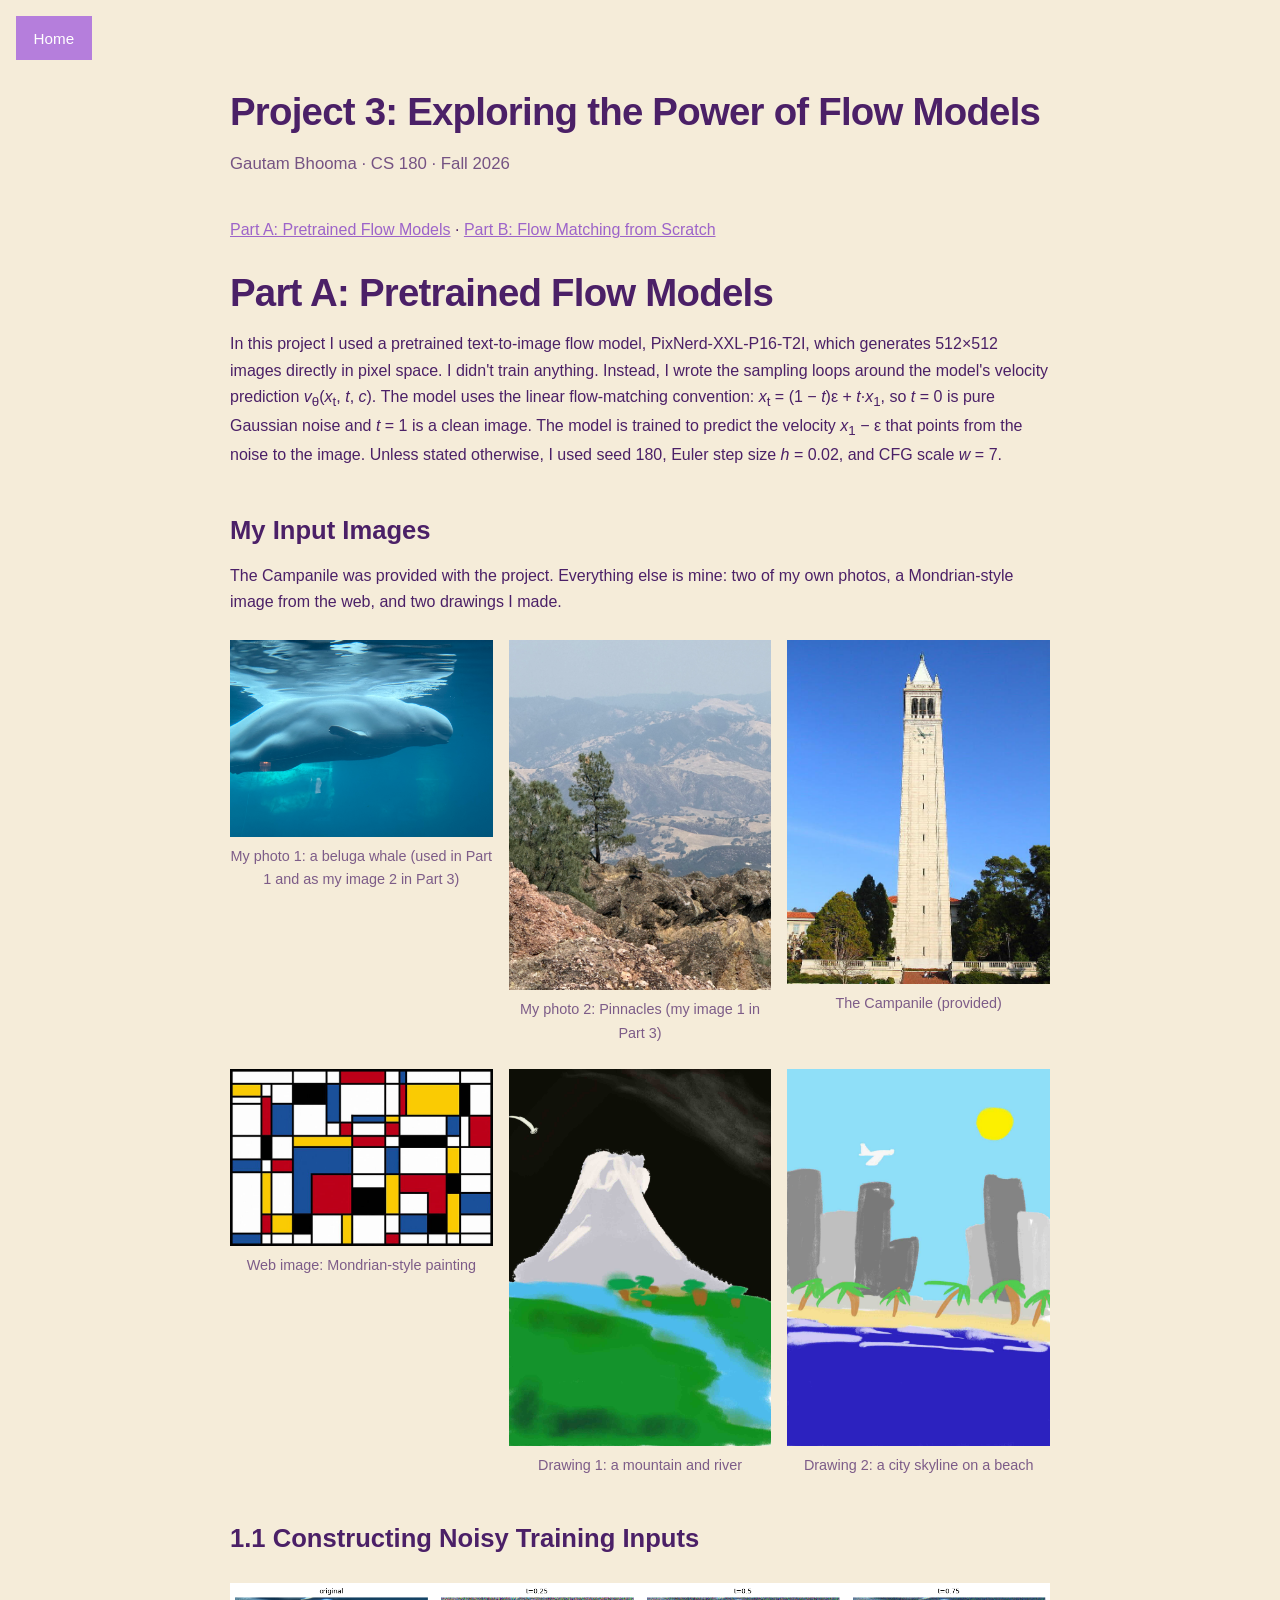
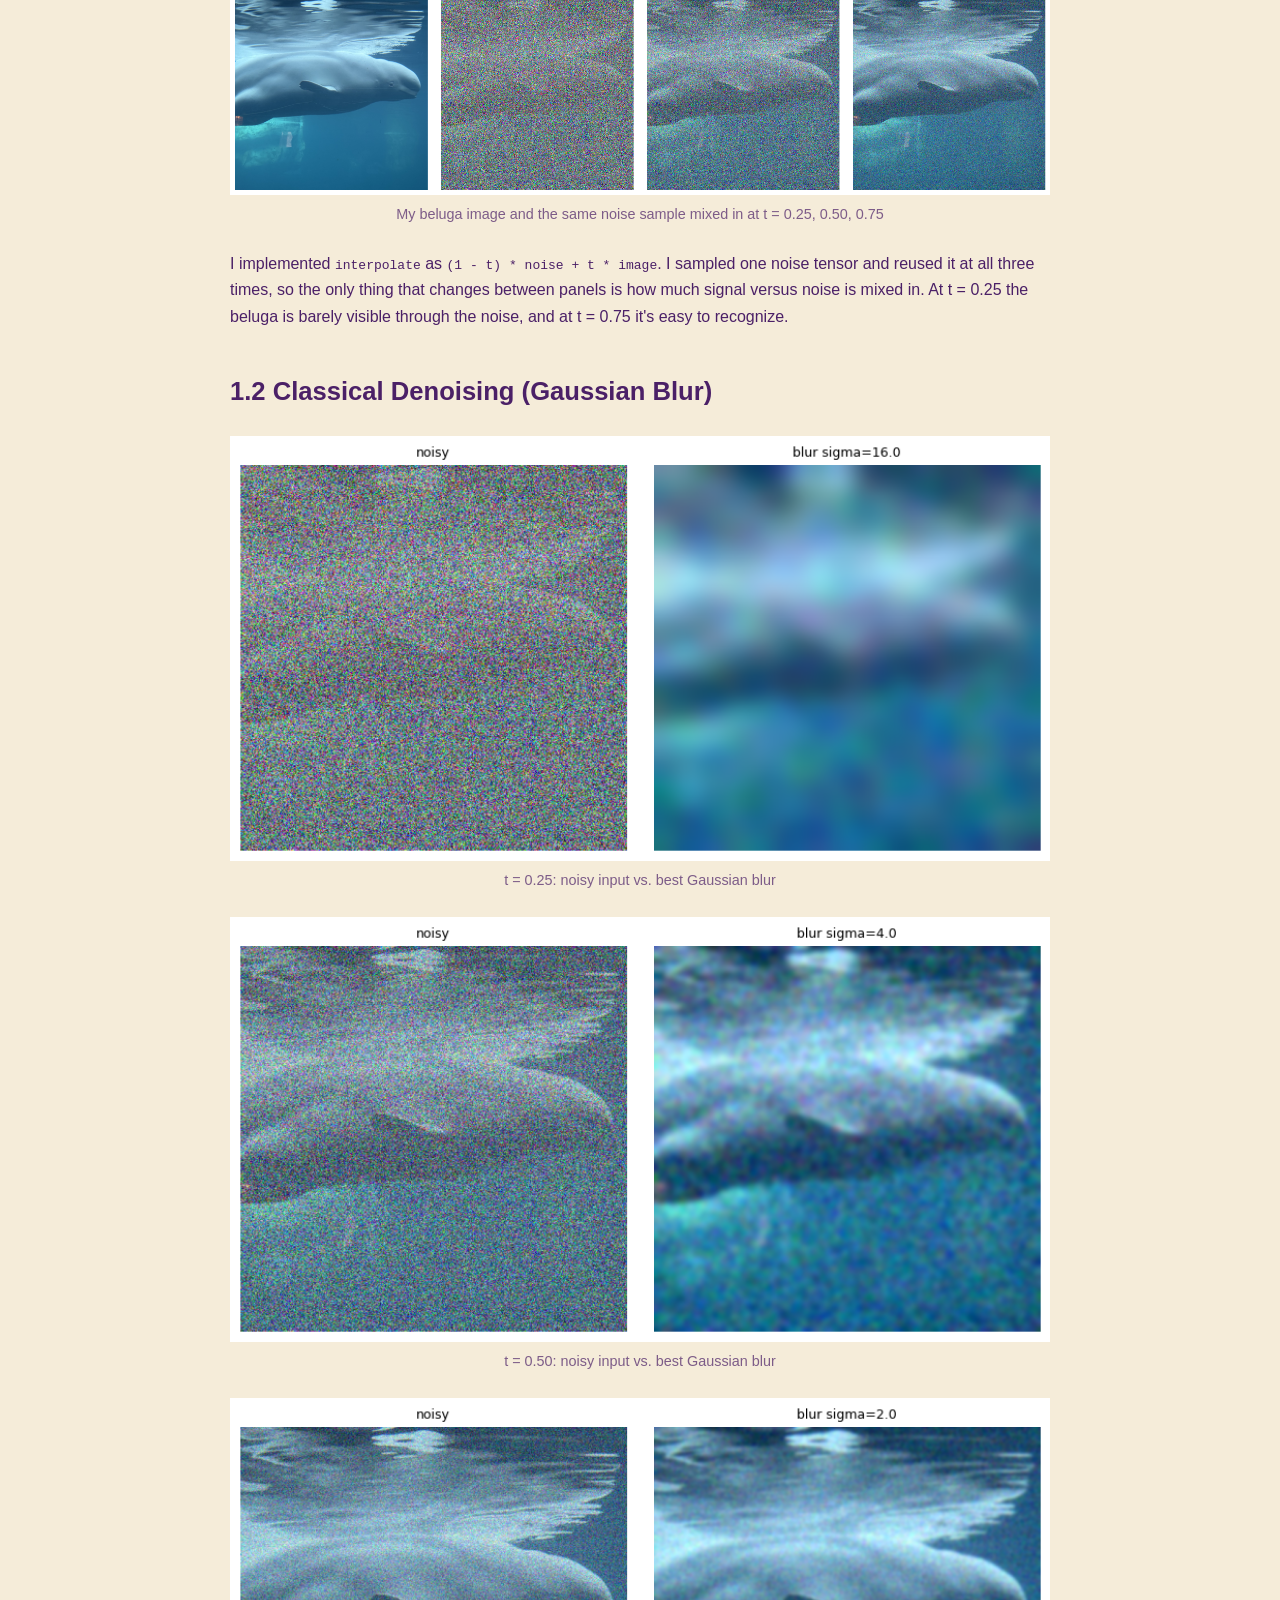
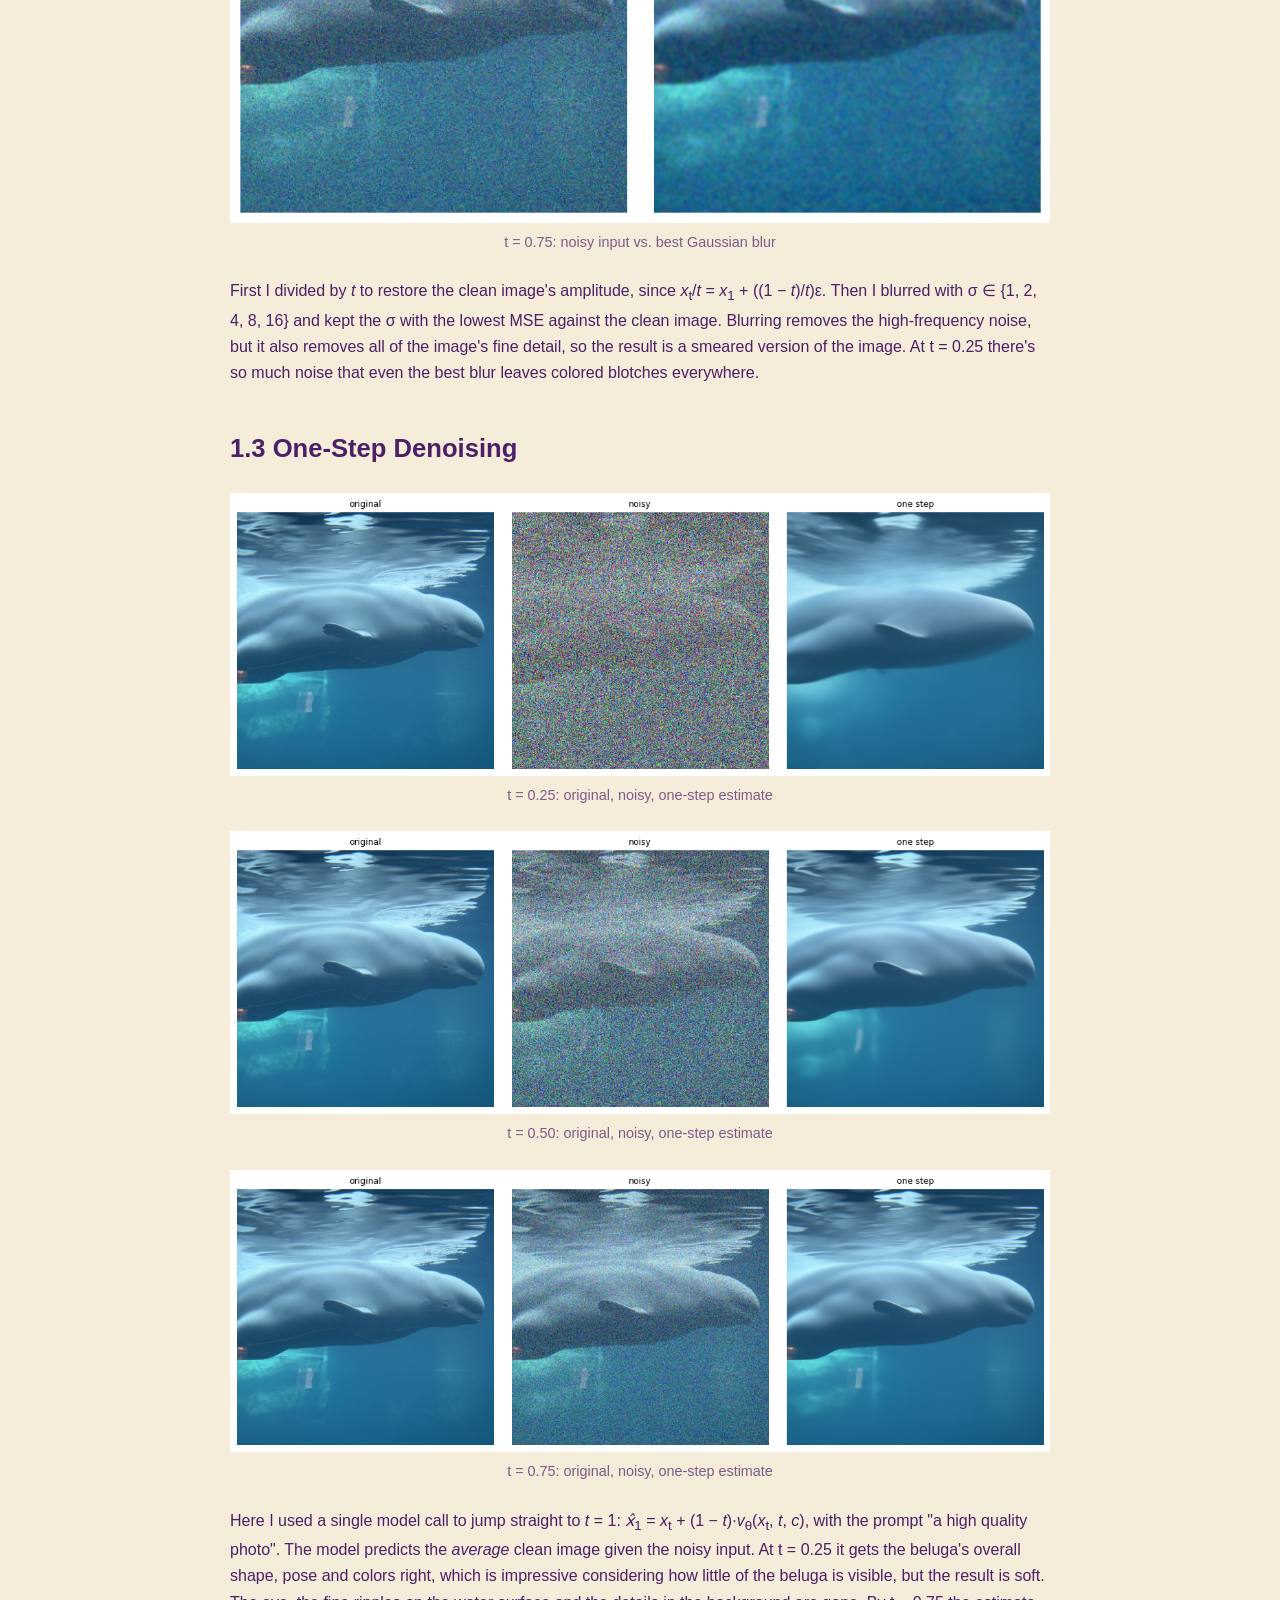
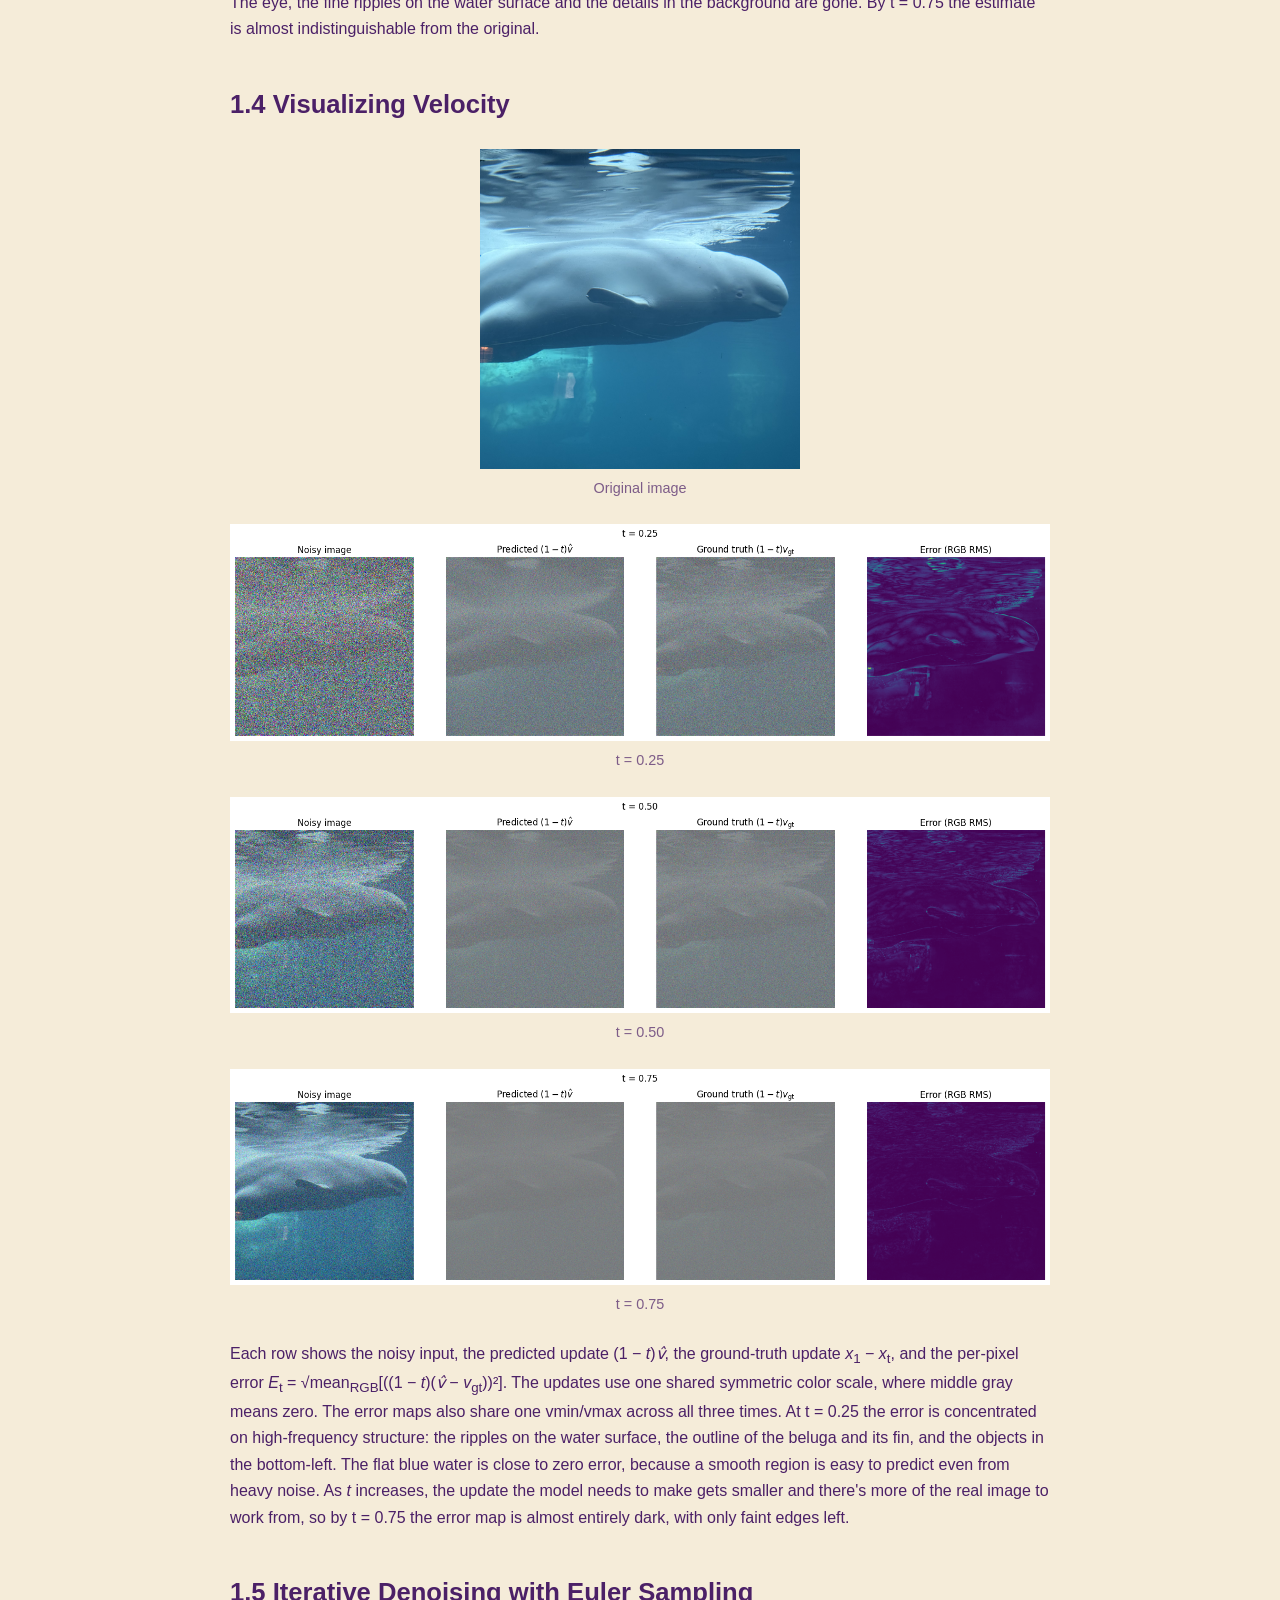
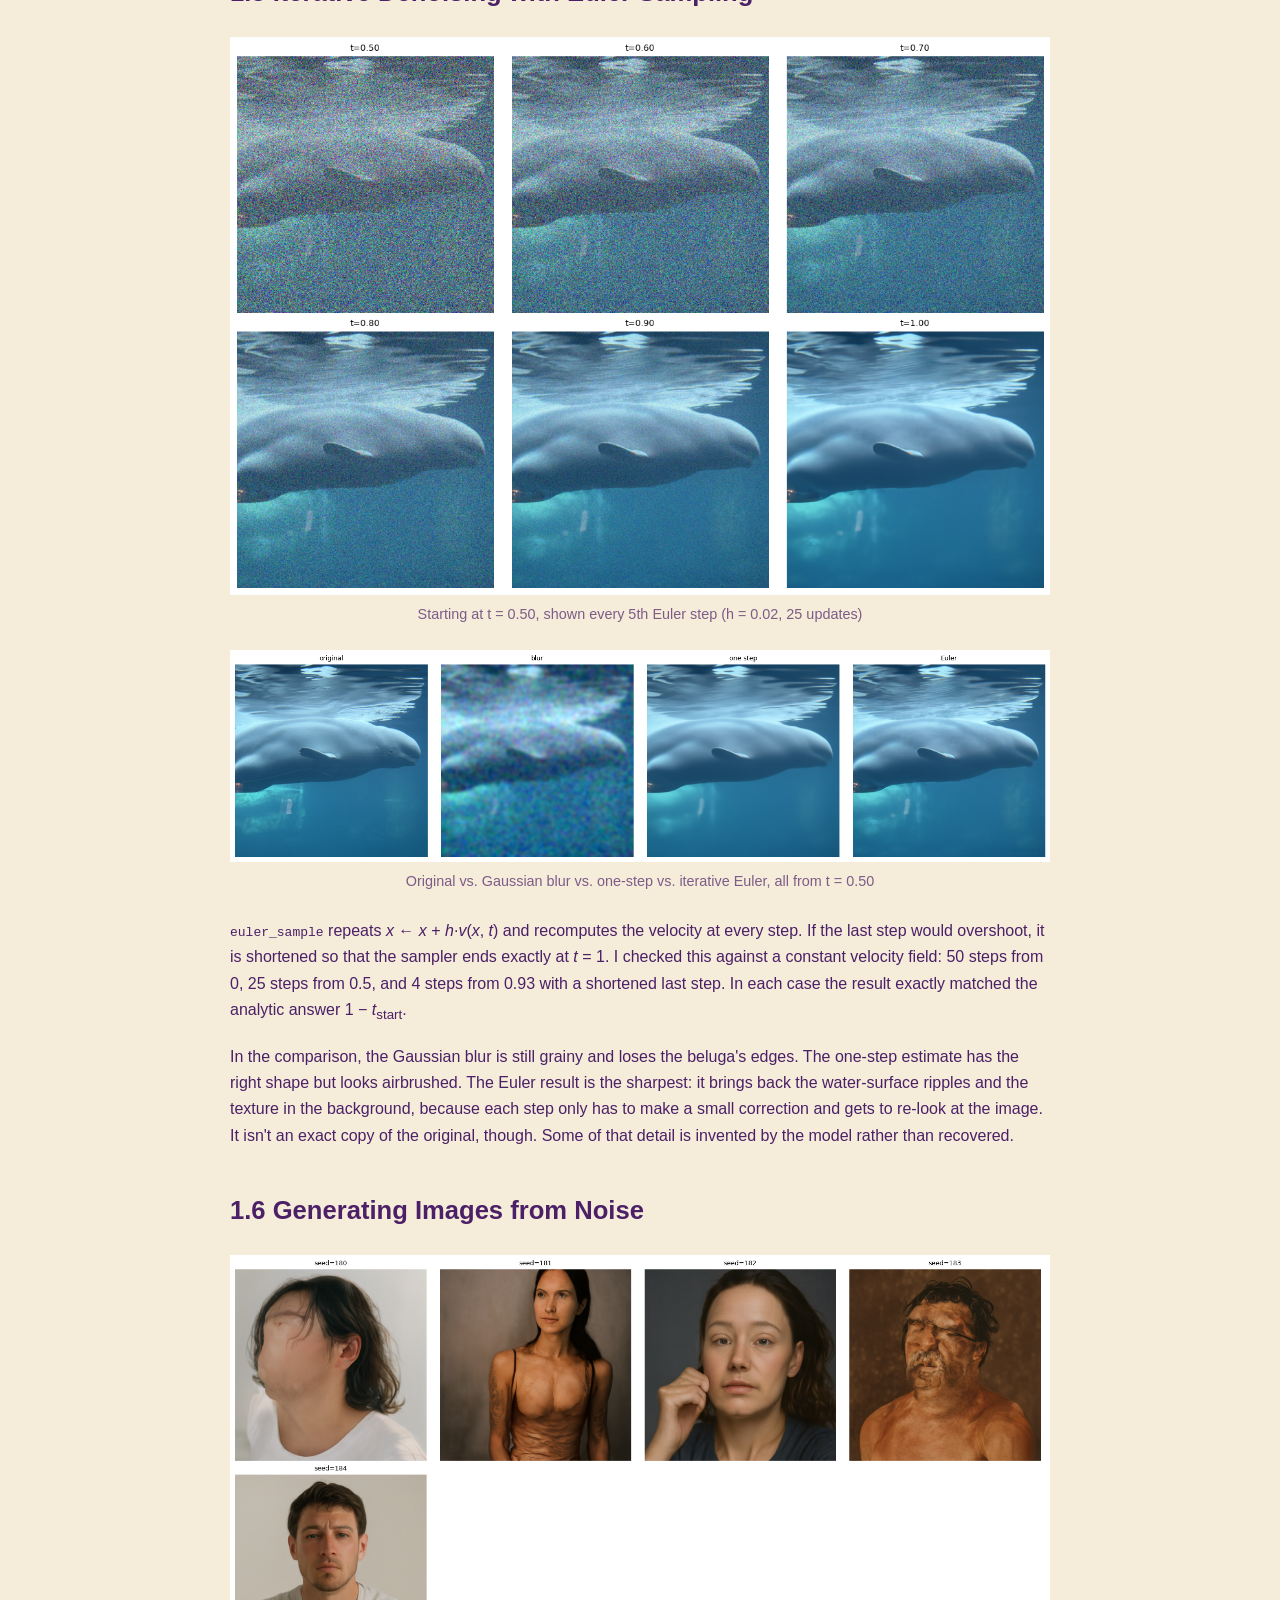
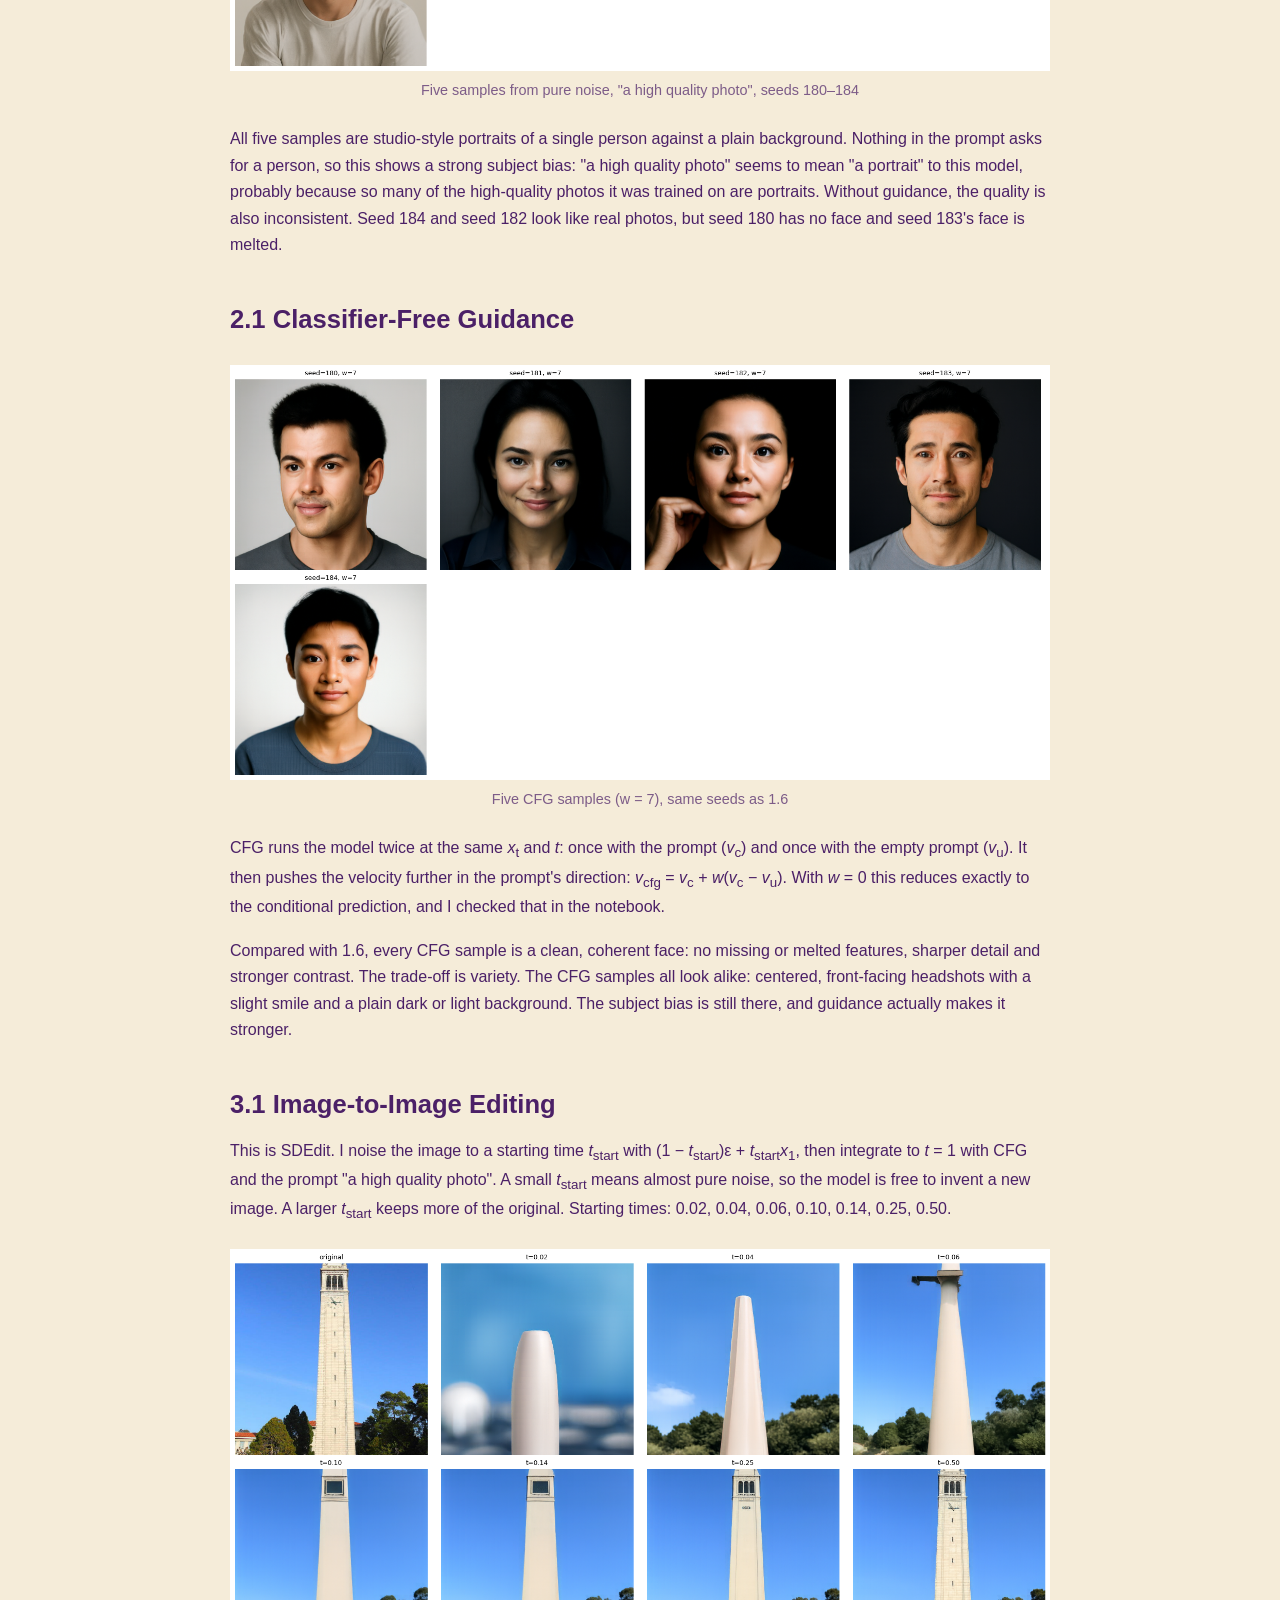
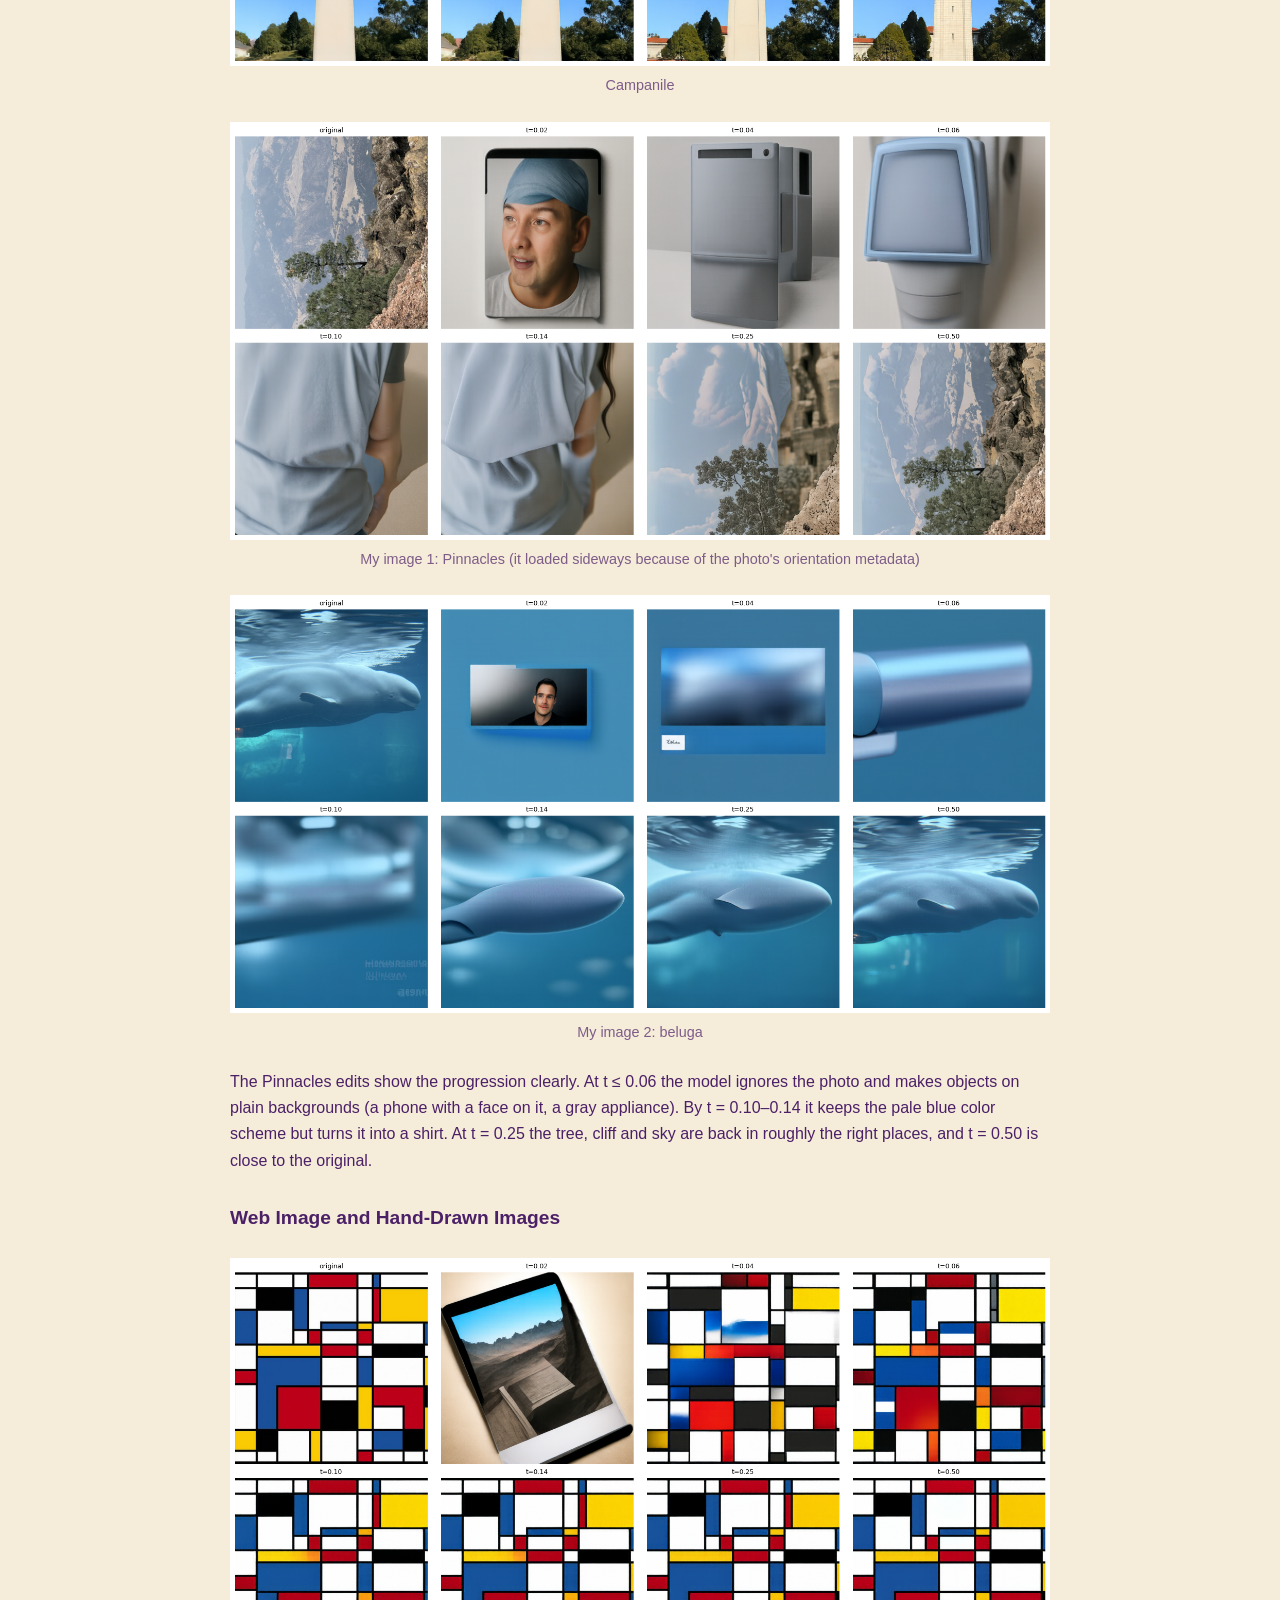
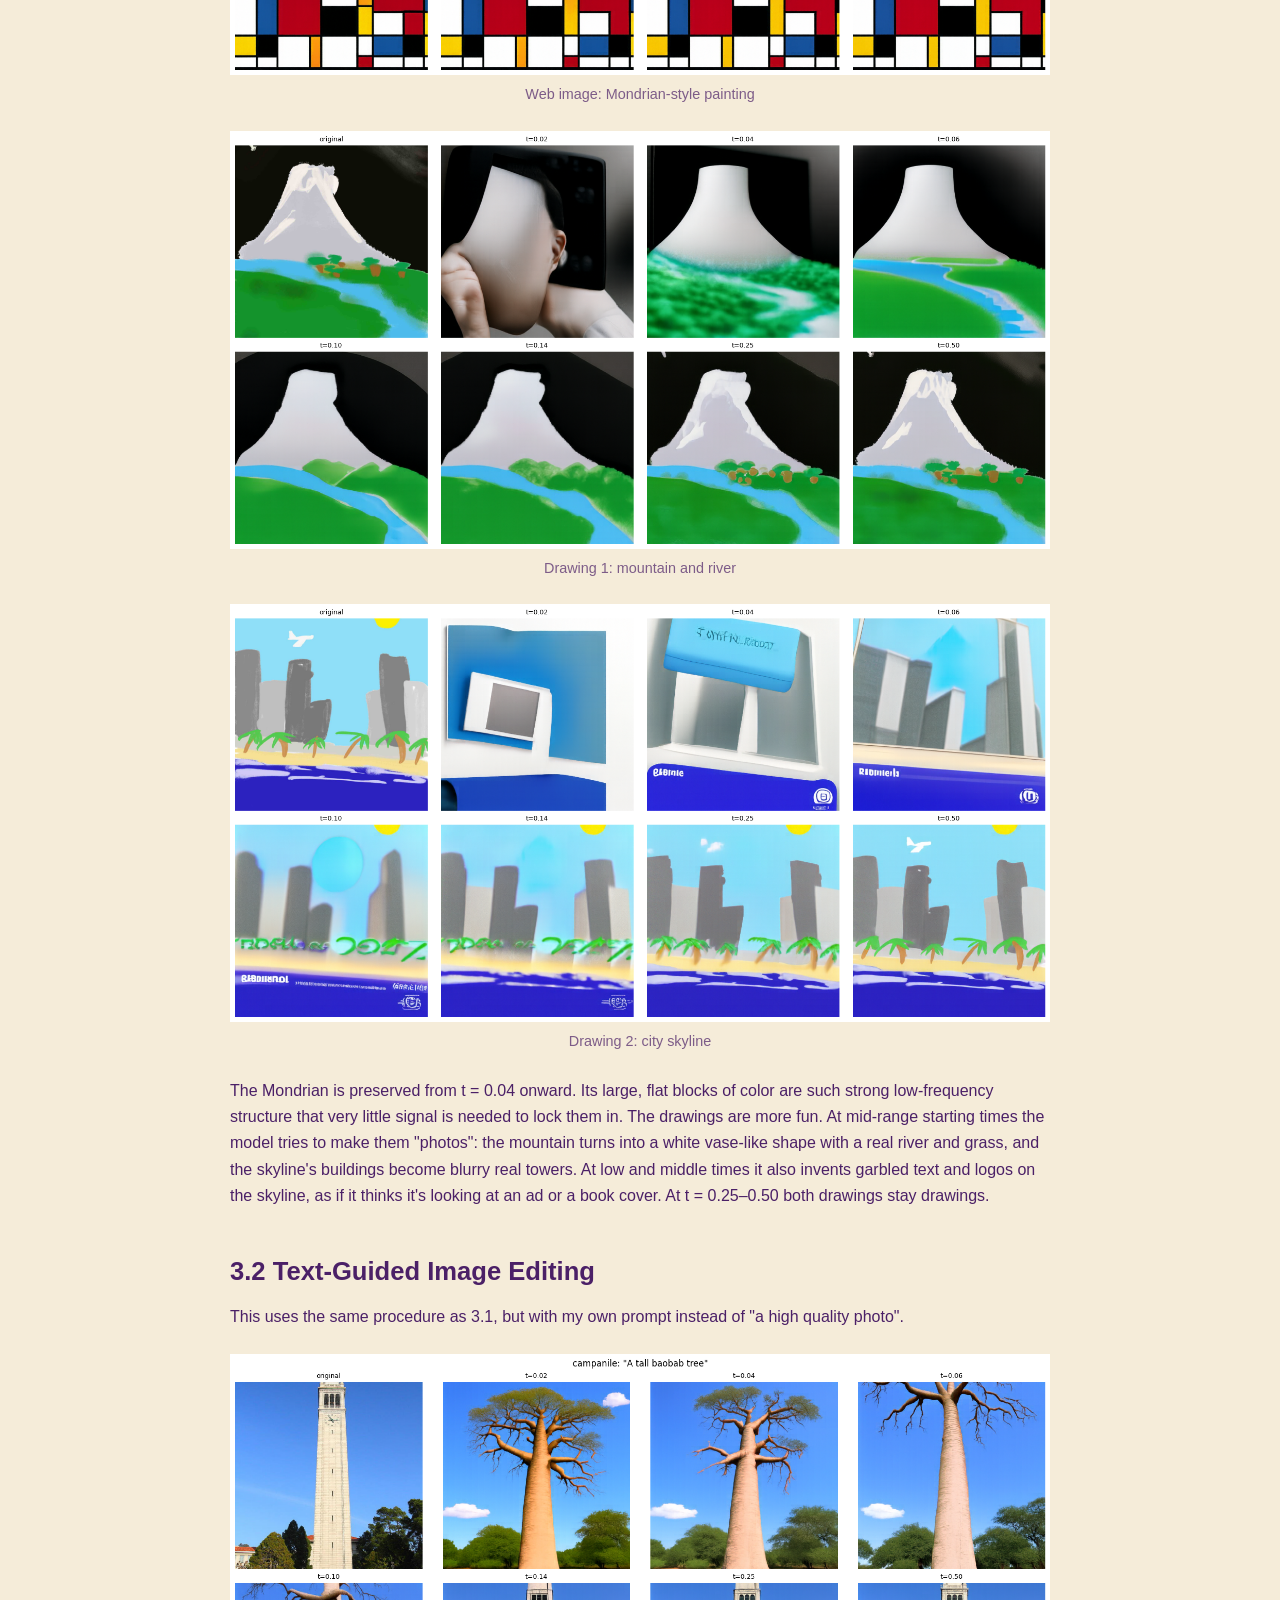
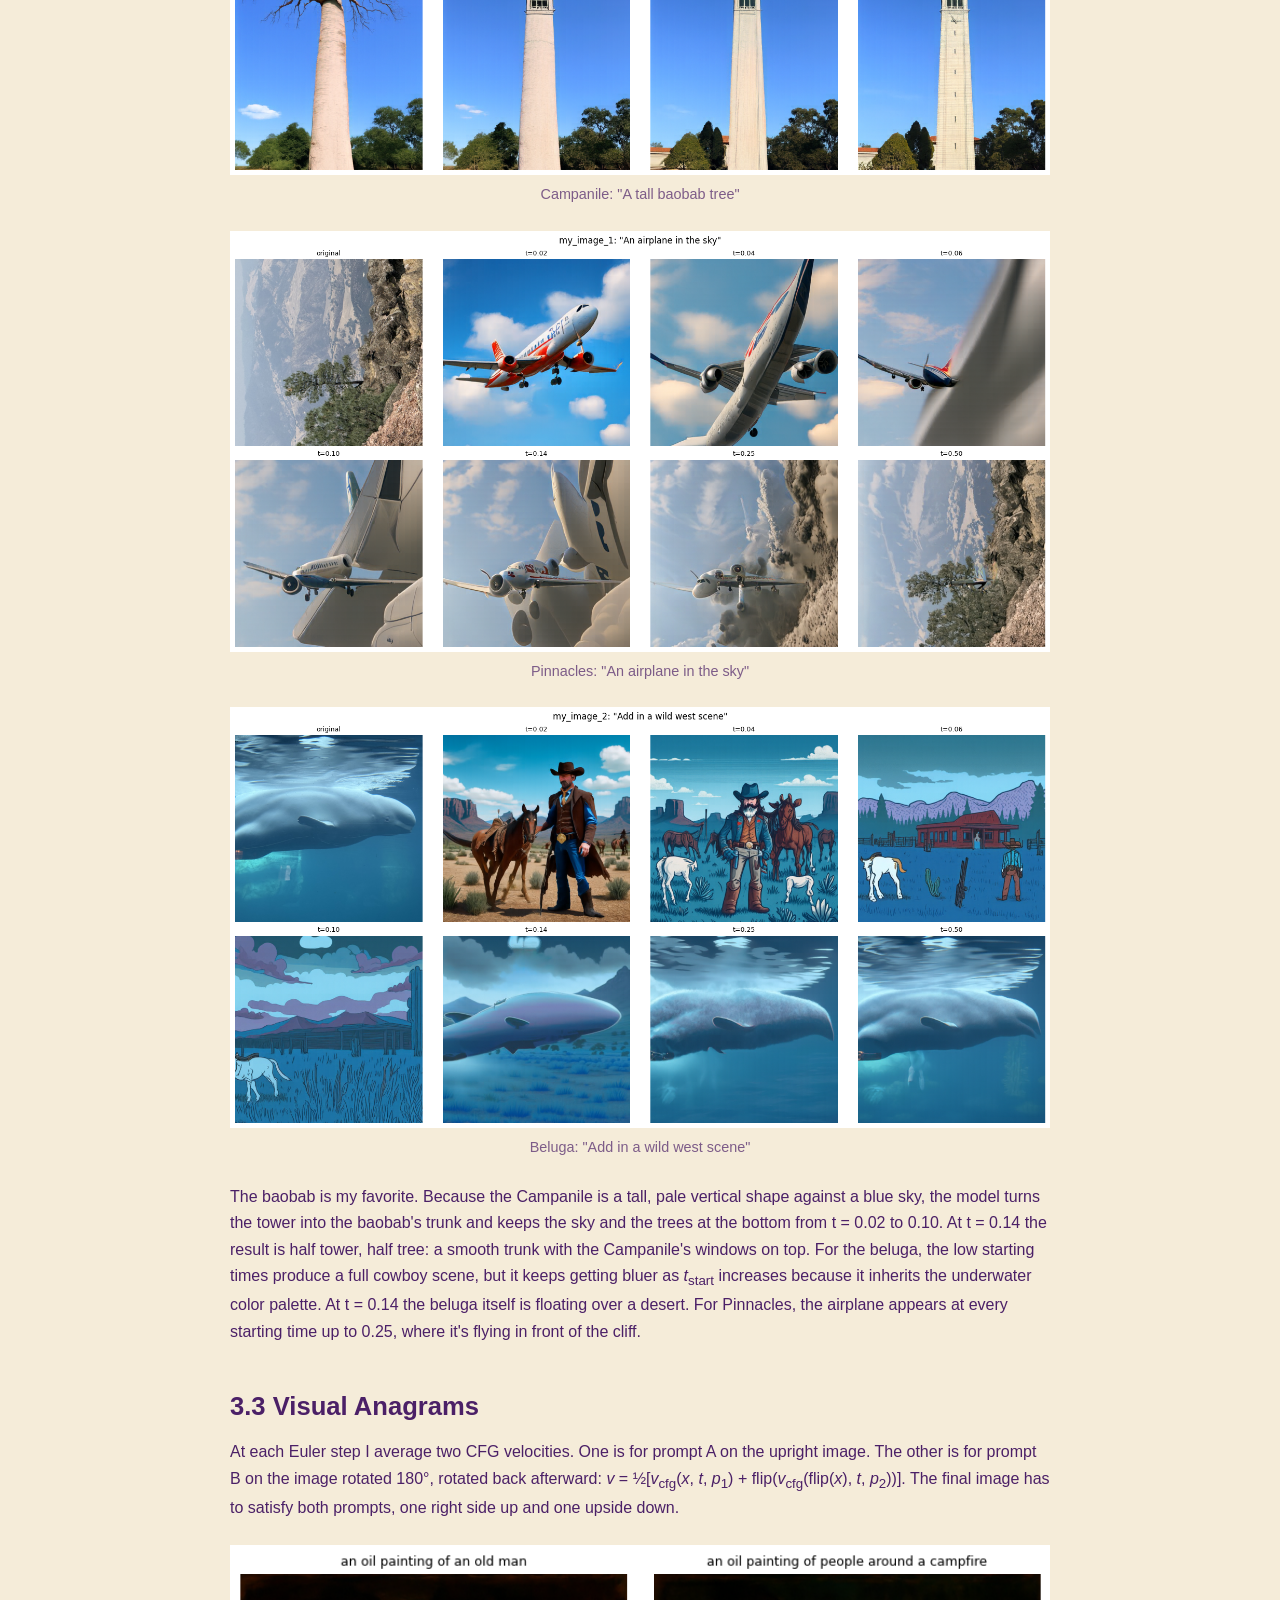
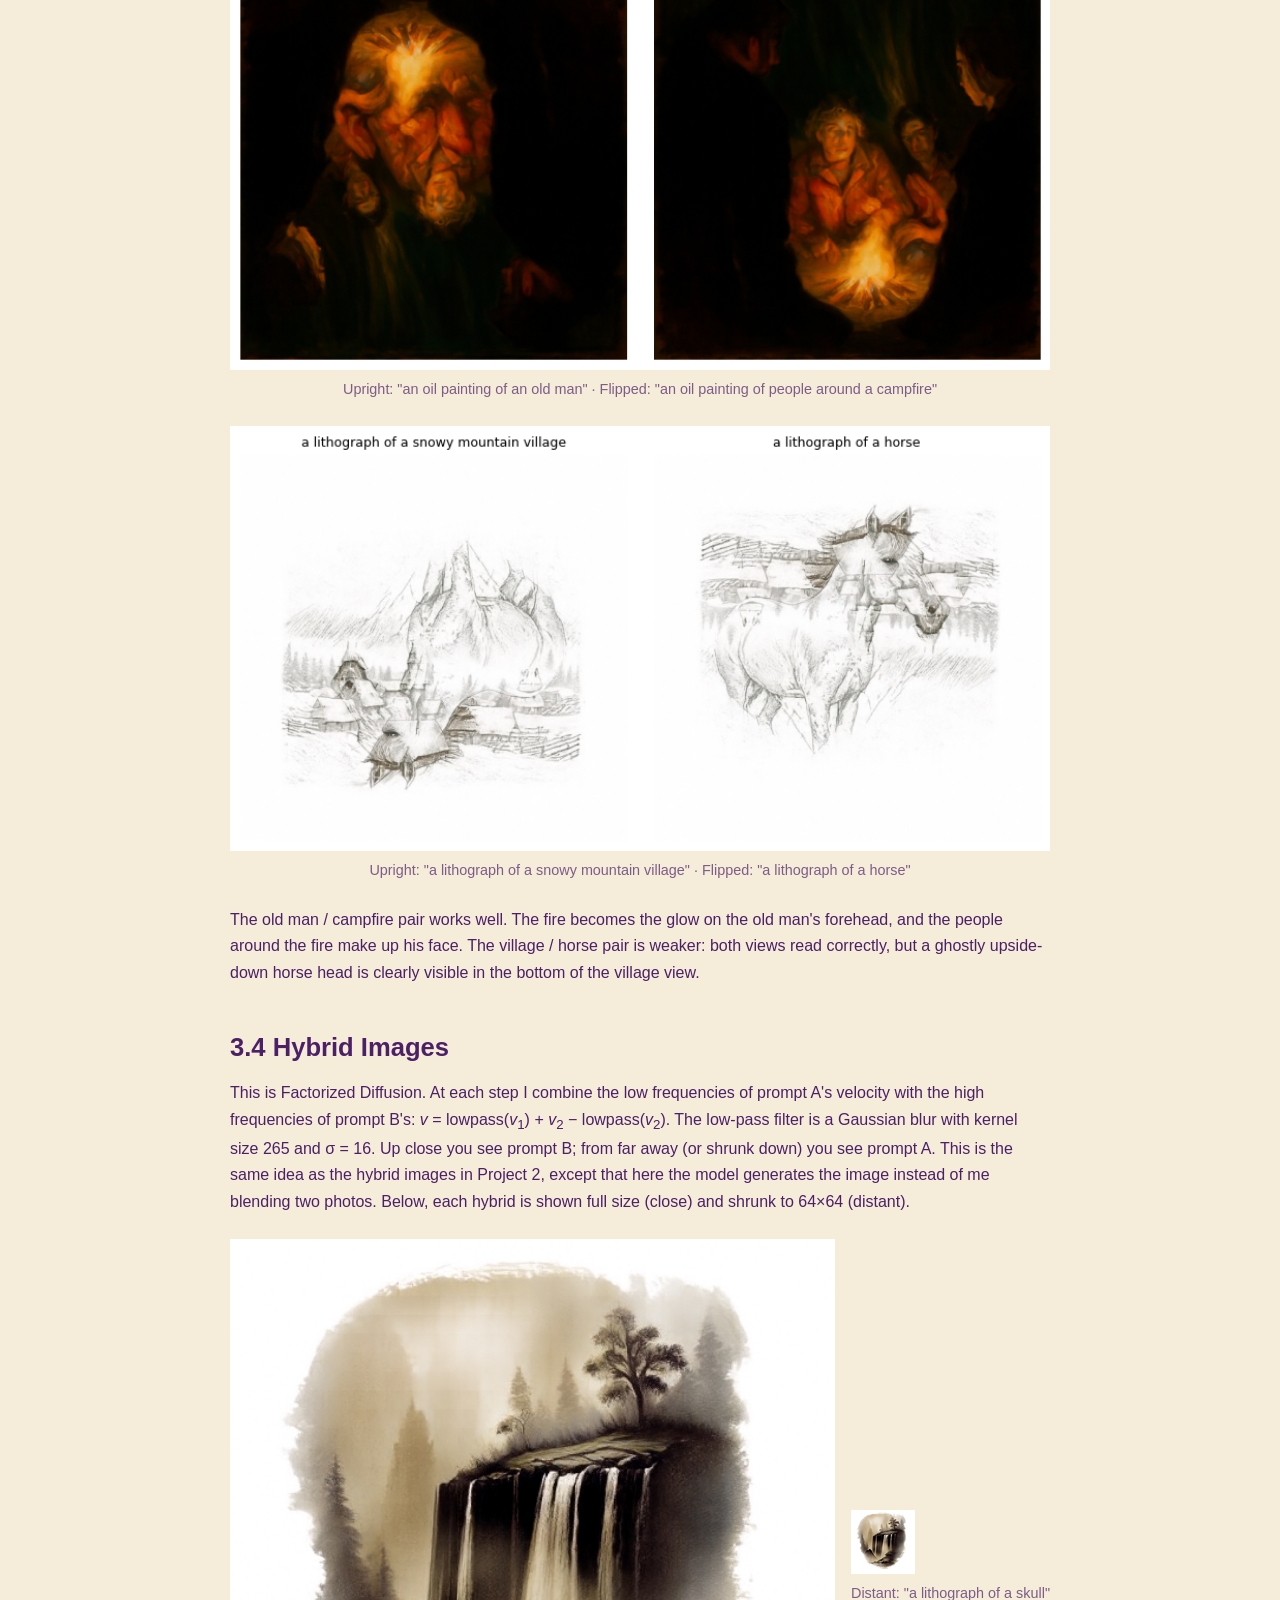
<file: 3/index.html>
<!DOCTYPE html>
<html lang="en">
<head>
<meta charset="UTF-8">
<meta name="viewport" content="width=device-width, initial-scale=1.0">
<title>Project 3 — Exploring the Power of Flow Models</title>
<link rel="stylesheet" href="../style.css">
</head>
<body>
  <a class="home-btn" href="../index.html">Home</a>

  <main class="content">
    <h1>Project 3: Exploring the Power of Flow Models</h1>
    <p class="subtitle">Gautam Bhooma · CS 180 · Fall 2026</p>
    <p><a href="#part-a">Part A: Pretrained Flow Models</a> · <a href="#part-b">Part B: Flow Matching from Scratch</a></p>

    <h1 id="part-a">Part A: Pretrained Flow Models</h1>

    <p>In this project I used a pretrained text-to-image flow model, PixNerd-XXL-P16-T2I, which generates
      512×512 images directly in pixel space. I didn't train anything. Instead, I wrote the sampling loops around
      the model's velocity prediction <i>v</i><sub>θ</sub>(<i>x</i><sub>t</sub>, <i>t</i>, <i>c</i>). The model uses
      the linear flow-matching convention: <i>x</i><sub>t</sub> = (1 − <i>t</i>)ε + <i>t</i>·<i>x</i><sub>1</sub>,
      so <i>t</i> = 0 is pure Gaussian noise and <i>t</i> = 1 is a clean image. The model is trained to predict the
      velocity <i>x</i><sub>1</sub> − ε that points from the noise to the image. Unless stated otherwise, I used
      seed 180, Euler step size <i>h</i> = 0.02, and CFG scale <i>w</i> = 7.</p>

    <!-- ===================== INPUTS ===================== -->
    <h2>My Input Images</h2>
    <p>The Campanile was provided with the project. Everything else is mine: two of my own photos, a Mondrian-style
      image from the web, and two drawings I made.</p>
    <div class="img-row">
      <figure><img src="3a/media/beluga.jpg" alt="beluga"><figcaption>My photo 1: a beluga whale (used in Part 1 and as my image 2 in Part 3)</figcaption></figure>
      <figure><img src="3a/media/pinnacles.jpg" alt="pinnacles"><figcaption>My photo 2: Pinnacles (my image 1 in Part 3)</figcaption></figure>
      <figure><img src="3a/media/campanile.jpg" alt="campanile"><figcaption>The Campanile (provided)</figcaption></figure>
    </div>
    <div class="img-row">
      <figure><img src="3a/media/mondrian.jpg" alt="mondrian"><figcaption>Web image: Mondrian-style painting</figcaption></figure>
      <figure><img src="3a/media/mountain.jpeg" alt="mountain drawing"><figcaption>Drawing 1: a mountain and river</figcaption></figure>
      <figure><img src="3a/media/skyline.jpeg" alt="skyline drawing"><figcaption>Drawing 2: a city skyline on a beach</figcaption></figure>
    </div>

    <!-- ===================== SECTION 1 ===================== -->
    <h2>1.1 Constructing Noisy Training Inputs</h2>
    <figure>
      <img src="3a/generated_outputs/02_noisy_inputs_t025_t050_t075.png" alt="training inputs">
      <figcaption>My beluga image and the same noise sample mixed in at t = 0.25, 0.50, 0.75</figcaption>
    </figure>
    <p>I implemented <code>interpolate</code> as <code>(1 - t) * noise + t * image</code>. I sampled one noise tensor
      and reused it at all three times, so the only thing that changes between panels is how much signal versus noise
      is mixed in. At t = 0.25 the beluga is barely visible through the noise, and at t = 0.75 it's easy to
      recognize.</p>

    <h2>1.2 Classical Denoising (Gaussian Blur)</h2>
    <figure><img src="3a/generated_outputs/03_gaussian_blur_t025.png" alt="blur 0.25"><figcaption>t = 0.25: noisy input vs. best Gaussian blur</figcaption></figure>
    <figure><img src="3a/generated_outputs/03_gaussian_blur_t050.png" alt="blur 0.5"><figcaption>t = 0.50: noisy input vs. best Gaussian blur</figcaption></figure>
    <figure><img src="3a/generated_outputs/03_gaussian_blur_t075.png" alt="blur 0.75"><figcaption>t = 0.75: noisy input vs. best Gaussian blur</figcaption></figure>
    <p>First I divided by <i>t</i> to restore the clean image's amplitude, since <i>x</i><sub>t</sub>/<i>t</i> =
      <i>x</i><sub>1</sub> + ((1 − <i>t</i>)/<i>t</i>)ε. Then I blurred with σ ∈ {1, 2, 4, 8, 16} and kept the σ with
      the lowest MSE against the clean image. Blurring removes the high-frequency noise, but it also removes all of
      the image's fine detail, so the result is a smeared version of the image. At t = 0.25 there's so much noise that
      even the best blur leaves colored blotches everywhere.</p>

    <h2>1.3 One-Step Denoising</h2>
    <figure><img src="3a/generated_outputs/04_one_step_denoise_t025.png" alt="one step 0.25"><figcaption>t = 0.25: original, noisy, one-step estimate</figcaption></figure>
    <figure><img src="3a/generated_outputs/04_one_step_denoise_t050.png" alt="one step 0.5"><figcaption>t = 0.50: original, noisy, one-step estimate</figcaption></figure>
    <figure><img src="3a/generated_outputs/04_one_step_denoise_t075.png" alt="one step 0.75"><figcaption>t = 0.75: original, noisy, one-step estimate</figcaption></figure>
    <p>Here I used a single model call to jump straight to <i>t</i> = 1:
      <i>x̂</i><sub>1</sub> = <i>x</i><sub>t</sub> + (1 − <i>t</i>)·<i>v</i><sub>θ</sub>(<i>x</i><sub>t</sub>, <i>t</i>, <i>c</i>),
      with the prompt "a high quality photo". The model predicts the <em>average</em> clean image given the noisy
      input. At t = 0.25 it gets the beluga's overall shape, pose and colors right, which is impressive considering
      how little of the beluga is visible, but the result is soft. The eye, the fine ripples on the water surface and
      the details in the background are gone. By t = 0.75 the estimate is almost indistinguishable from the
      original.</p>

    <h2>1.4 Visualizing Velocity</h2>
    <figure><img src="3a/generated_outputs/05_velocity_original.png" alt="velocity original" style="max-width:320px; margin:0 auto"><figcaption>Original image</figcaption></figure>
    <figure><img src="3a/generated_outputs/05_velocity_diagnostics_t025.png" alt="velocity 0.25"><figcaption>t = 0.25</figcaption></figure>
    <figure><img src="3a/generated_outputs/05_velocity_diagnostics_t050.png" alt="velocity 0.50"><figcaption>t = 0.50</figcaption></figure>
    <figure><img src="3a/generated_outputs/05_velocity_diagnostics_t075.png" alt="velocity 0.75"><figcaption>t = 0.75</figcaption></figure>
    <p>Each row shows the noisy input, the predicted update (1 − <i>t</i>)<i>v̂</i>, the ground-truth update
      <i>x</i><sub>1</sub> − <i>x</i><sub>t</sub>, and the per-pixel error
      <i>E</i><sub>t</sub> = √mean<sub>RGB</sub>[((1 − <i>t</i>)(<i>v̂</i> − <i>v</i><sub>gt</sub>))²].
      The updates use one shared symmetric color scale, where middle gray means zero. The error maps also share one
      vmin/vmax across all three times. At t = 0.25 the error is concentrated on high-frequency structure: the
      ripples on the water surface, the outline of the beluga and its fin, and the objects in the bottom-left. The
      flat blue water is close to zero error, because a smooth region is easy to predict even from heavy noise. As
      <i>t</i> increases, the update the model needs to make gets smaller and there's more of the real image to work
      from, so by t = 0.75 the error map is almost entirely dark, with only faint edges left.</p>

    <h2>1.5 Iterative Denoising with Euler Sampling</h2>
    <figure><img src="3a/generated_outputs/06_euler_trajectory.png" alt="trajectory"><figcaption>Starting at t = 0.50, shown every 5th Euler step (h = 0.02, 25 updates)</figcaption></figure>
    <figure><img src="3a/generated_outputs/06_denoise_comparison_blur_onestep_euler.png" alt="comparison"><figcaption>Original vs. Gaussian blur vs. one-step vs. iterative Euler, all from t = 0.50</figcaption></figure>
    <p><code>euler_sample</code> repeats <i>x</i> ← <i>x</i> + <i>h</i>·<i>v</i>(<i>x</i>, <i>t</i>) and
      recomputes the velocity at every step. If the last step would overshoot, it is shortened so that the sampler
      ends exactly at <i>t</i> = 1. I checked this against a constant velocity field: 50 steps from 0, 25 steps from
      0.5, and 4 steps from 0.93 with a shortened last step. In each case the result exactly matched the analytic
      answer 1 − <i>t</i><sub>start</sub>.</p>
    <p>In the comparison, the Gaussian blur is still grainy and loses the beluga's edges. The one-step estimate has
      the right shape but looks airbrushed. The Euler result is the sharpest: it brings back the water-surface
      ripples and the texture in the background, because each step only has to make a small correction and gets to
      re-look at the image. It isn't an exact copy of the original, though. Some of that detail is invented by the
      model rather than recovered.</p>

    <h2>1.6 Generating Images from Noise</h2>
    <figure><img src="3a/generated_outputs/07_conditional_samples.png" alt="samples"><figcaption>Five samples from pure noise, "a high quality photo", seeds 180–184</figcaption></figure>
    <p>All five samples are studio-style portraits of a single person against a plain background. Nothing in the
      prompt asks for a person, so this shows a strong subject bias: "a high quality photo" seems to mean "a
      portrait" to this model, probably because so many of the high-quality photos it was trained on are portraits.
      Without guidance, the quality is also inconsistent. Seed 184 and seed 182 look like real photos, but seed 180
      has no face and seed 183's face is melted.</p>

    <!-- ===================== SECTION 2 ===================== -->
    <h2>2.1 Classifier-Free Guidance</h2>
    <figure><img src="3a/generated_outputs/08_cfg_samples.png" alt="cfg samples"><figcaption>Five CFG samples (w = 7), same seeds as 1.6</figcaption></figure>
    <p>CFG runs the model twice at the same <i>x</i><sub>t</sub> and <i>t</i>: once with the prompt
      (<i>v</i><sub>c</sub>) and once with the empty prompt (<i>v</i><sub>u</sub>). It then pushes the velocity
      further in the prompt's direction: <i>v</i><sub>cfg</sub> = <i>v</i><sub>c</sub> + <i>w</i>(<i>v</i><sub>c</sub> − <i>v</i><sub>u</sub>).
      With <i>w</i> = 0 this reduces exactly to the conditional prediction, and I checked that in the notebook.</p>
    <p>Compared with 1.6, every CFG sample is a clean, coherent face: no missing or melted features, sharper detail
      and stronger contrast. The trade-off is variety. The CFG samples all look alike: centered, front-facing
      headshots with a slight smile and a plain dark or light background. The subject bias is still there, and
      guidance actually makes it stronger.</p>

    <!-- ===================== SECTION 3 ===================== -->
    <h2>3.1 Image-to-Image Editing</h2>
    <p>This is SDEdit. I noise the image to a starting time <i>t</i><sub>start</sub> with
      (1 − <i>t</i><sub>start</sub>)ε + <i>t</i><sub>start</sub><i>x</i><sub>1</sub>, then integrate to
      <i>t</i> = 1 with CFG and the prompt "a high quality photo". A small <i>t</i><sub>start</sub> means almost pure
      noise, so the model is free to invent a new image. A larger <i>t</i><sub>start</sub> keeps more of the original.
      Starting times: 0.02, 0.04, 0.06, 0.10, 0.14, 0.25, 0.50.</p>
    <figure><img src="3a/generated_outputs/09_edit_campanile.png" alt="edit campanile"><figcaption>Campanile</figcaption></figure>
    <figure><img src="3a/generated_outputs/09_edit_pinnacles.png" alt="edit pinnacles"><figcaption>My image 1: Pinnacles (it loaded sideways because of the photo's orientation metadata)</figcaption></figure>
    <figure><img src="3a/generated_outputs/09_edit_beluga.png" alt="edit beluga"><figcaption>My image 2: beluga</figcaption></figure>
    <p>The Pinnacles edits show the progression clearly. At t ≤ 0.06 the model ignores the photo and makes objects
      on plain backgrounds (a phone with a face on it, a gray appliance). By t = 0.10–0.14 it keeps the pale blue
      color scheme but turns it into a shirt. At t = 0.25 the tree, cliff and sky are back in roughly the right
      places, and t = 0.50 is close to the original.</p>

    <h3>Web Image and Hand-Drawn Images</h3>
    <figure><img src="3a/generated_outputs/10_edit_web_mondrian.png" alt="edit web image"><figcaption>Web image: Mondrian-style painting</figcaption></figure>
    <figure><img src="3a/generated_outputs/10_edit_drawing_mountain.png" alt="edit drawing 1"><figcaption>Drawing 1: mountain and river</figcaption></figure>
    <figure><img src="3a/generated_outputs/10_edit_drawing_skyline.png" alt="edit drawing 2"><figcaption>Drawing 2: city skyline</figcaption></figure>
    <p>The Mondrian is preserved from t = 0.04 onward. Its large, flat blocks of color are such strong
      low-frequency structure that very little signal is needed to lock them in. The drawings are more fun. At
      mid-range starting times the model tries to make them "photos": the mountain turns into a white vase-like
      shape with a real river and grass, and the skyline's buildings become blurry real towers. At low and middle
      times it also invents garbled text and logos on the skyline, as if it thinks it's looking at an ad or a book
      cover. At t = 0.25–0.50 both drawings stay drawings.</p>

    <h2>3.2 Text-Guided Image Editing</h2>
    <p>This uses the same procedure as 3.1, but with my own prompt instead of "a high quality photo".</p>
    <figure><img src="3a/generated_outputs/11_text_edit_campanile_baobab.png" alt="text edit campanile"><figcaption>Campanile: "A tall baobab tree"</figcaption></figure>
    <figure><img src="3a/generated_outputs/11_text_edit_pinnacles_airplane.png" alt="text edit pinnacles"><figcaption>Pinnacles: "An airplane in the sky"</figcaption></figure>
    <figure><img src="3a/generated_outputs/11_text_edit_beluga_wild_west.png" alt="text edit beluga"><figcaption>Beluga: "Add in a wild west scene"</figcaption></figure>
    <p>The baobab is my favorite. Because the Campanile is a tall, pale vertical shape against a blue sky, the
      model turns the tower into the baobab's trunk and keeps the sky and the trees at the bottom from t = 0.02 to
      0.10. At t = 0.14 the result is half tower, half tree: a smooth trunk with the Campanile's windows on top. For
      the beluga, the low starting times produce a full cowboy scene, but it keeps getting bluer as
      <i>t</i><sub>start</sub> increases because it inherits the underwater color palette. At t = 0.14 the beluga
      itself is floating over a desert. For Pinnacles, the airplane appears at every starting time up to 0.25, where
      it's flying in front of the cliff.</p>

    <h2>3.3 Visual Anagrams</h2>
    <p>At each Euler step I average two CFG velocities. One is for prompt A on the upright image. The other is for
      prompt B on the image rotated 180°, rotated back afterward: <i>v</i> = ½[<i>v</i><sub>cfg</sub>(<i>x</i>, <i>t</i>, <i>p</i><sub>1</sub>)
      + flip(<i>v</i><sub>cfg</sub>(flip(<i>x</i>), <i>t</i>, <i>p</i><sub>2</sub>))]. The final image has to satisfy
      both prompts, one right side up and one upside down.</p>
    <figure><img src="3a/generated_outputs/12_anagram_old_man_campfire.png" alt="anagram 0"><figcaption>Upright: "an oil painting of an old man" · Flipped: "an oil painting of people around a campfire"</figcaption></figure>
    <figure><img src="3a/generated_outputs/12_anagram_village_horse.png" alt="anagram 1"><figcaption>Upright: "a lithograph of a snowy mountain village" · Flipped: "a lithograph of a horse"</figcaption></figure>
    <p>The old man / campfire pair works well. The fire becomes the glow on the old man's forehead, and the
      people around the fire make up his face. The village / horse pair is weaker: both views read correctly, but a
      ghostly upside-down horse head is clearly visible in the bottom of the village view.</p>

    <h2>3.4 Hybrid Images</h2>
    <p>This is Factorized Diffusion. At each step I combine the low frequencies of prompt A's velocity with the high
      frequencies of prompt B's: <i>v</i> = lowpass(<i>v</i><sub>1</sub>) + <i>v</i><sub>2</sub> − lowpass(<i>v</i><sub>2</sub>).
      The low-pass filter is a Gaussian blur with kernel size 265 and σ = 16. Up close you see prompt B; from far
      away (or shrunk down) you see prompt A. This is the same idea as the hybrid images in Project 2, except that
      here the model generates the image instead of me blending two photos. Below, each hybrid is shown full size
      (close) and shrunk to 64×64 (distant).</p>
    <div class="img-row" style="align-items:center">
      <figure><img src="3a/generated_outputs/13_hybrid_skull_waterfall_close.png" alt="hybrid skull waterfall close"><figcaption>Close: "a lithograph of a waterfall"</figcaption></figure>
      <figure style="flex:0 0 auto; min-width:0"><img src="3a/generated_outputs/13_hybrid_skull_waterfall_distant_64px.png" alt="hybrid skull waterfall distant" style="width:64px"><figcaption>Distant: "a lithograph of a skull"</figcaption></figure>
    </div>
    <div class="img-row" style="align-items:center">
      <figure><img src="3a/generated_outputs/13_hybrid_cat_forest_close.png" alt="hybrid cat forest close"><figcaption>Close: "a lithograph of a forest"</figcaption></figure>
      <figure style="flex:0 0 auto; min-width:0"><img src="3a/generated_outputs/13_hybrid_cat_forest_distant_64px.png" alt="hybrid cat forest distant" style="width:64px"><figcaption>Distant: "a lithograph of a cat"</figcaption></figure>
    </div>

    <!-- ===================== PART B ===================== -->
    <h1 id="part-b">Part B: Flow Matching from Scratch</h1>
    <p>In Part B I built and trained my own generative models on MNIST. First I trained a UNet to remove a fixed
      amount of noise in one step. Then I turned it into a flow-matching model that predicts a velocity, conditioned
      on time and later on the digit class, and generated new digits from pure noise. Pixels are in [0, 1]. Time
      goes from Gaussian noise at <i>t</i> = 0 to data at <i>t</i> = 1, the same convention as Part A. All training
      ran on a Tesla T4 on Kaggle.</p>

    <!-- ===================== PART B · 1 ===================== -->
    <h2>1.1 Implementing the UNet</h2>
    <p>The UNet is built from a few small operations. <code>Conv</code> is a 3×3 convolution with stride 1 and
      padding 1, followed by BatchNorm and GELU, so it changes the number of channels but keeps the size.
      <code>DownConv</code> uses stride 2 to halve the height and width, and <code>UpConv</code> uses a 4×4
      transposed convolution with stride 2 to double them. <code>Flatten</code> averages the 7×7 bottleneck down to
      1×1, and <code>Unflatten</code> uses a 7×7 transposed convolution to expand it back. <code>ConvBlock</code>,
      <code>DownBlock</code> and <code>UpBlock</code> chain two of these together to make the network deeper.</p>
    <p>The encoder goes 28 → 14 → 7 → 1 while the channels grow from D to 2D. The decoder goes back up, and at
      each resolution it concatenates (along the channel dimension) the encoder features saved at that resolution.
      These skip connections let fine detail bypass the bottleneck. A final plain 3×3 convolution maps back to one
      channel.</p>

    <h2>1.2 Using the UNet to Train a Denoiser</h2>
    <figure><img src="3b/generated_outputs/noise_levels.png" alt="noising process"><figcaption>The noising process
      <i>z</i> = <i>x</i> + σε on ten test digits, one row per σ ∈ {0.0, 0.2, 0.4, 0.5, 0.6, 0.8, 1.0}</figcaption></figure>
    <p>Each row adds more Gaussian noise to the same ten test digits. The digits are easy to read up to σ ≈ 0.5.
      By σ = 1.0 the noise is as strong as the digit itself, and several of them are hard to make out.</p>

    <h3>1.2.1 Training</h3>
    <p>I trained the UNet (D = 128) to map <i>z</i> = <i>x</i> + 0.5ε back to the clean <i>x</i> with an L2 loss.
      Training used Adam with lr = 1e-4, batch size 256, and 5 epochs on the training set. New noise is drawn every
      time a batch is loaded, so the model never sees the same noisy image twice.</p>
    <figure><img src="3b/generated_outputs/denoise_loss.png" alt="denoiser loss"><figcaption>Training loss for σ = 0.5 (blue: every
      step, orange: 100-step moving average)</figcaption></figure>
    <figure><img src="3b/generated_outputs/denoise_epoch1.png" alt="denoiser epoch 1"><figcaption>After epoch 1. Rows: clean test digit,
      noisy input (σ = 0.5), denoised output</figcaption></figure>
    <figure><img src="3b/generated_outputs/denoise_epoch5.png" alt="denoiser epoch 5"><figcaption>After epoch 5, with the same digits and
      the same noise</figcaption></figure>
    <p>The loss drops quickly in the first ~100 steps and then levels off just under 0.01. After one epoch the
      denoiser already recovers every digit, but the strokes are a bit thin and blotchy, with faint artifacts on the
      5 and the 9. After five epochs the outputs are smooth and almost identical to the clean digits.</p>

    <h3>1.2.2 Out-of-Distribution Testing</h3>
    <figure><img src="3b/generated_outputs/denoise_ood.png" alt="ood test"><figcaption>One test digit noised at σ = 0.0 → 1.0 (top) and
      the denoiser's output (bottom). The model was only trained at σ = 0.5.</figcaption></figure>
    <p>The denoiser handles noise levels at or below what it was trained on very well, including σ = 0, where it
      leaves the clean digit almost unchanged. Above σ = 0.5 it starts to break down. At σ = 0.8 the 7 picks up a
      stray stroke at the bottom, and at σ = 1.0 the output looks more like a 2 or a Z, with blotches around it.
      The model has learned to remove noise of a specific strength, so when there's more noise it leaves some in
      and starts mistaking noise for strokes.</p>

    <h3>1.2.3 Denoising Pure Noise</h3>
    <p>Here I trained a new D = 128 UNet with the same settings, except that the input is pure Gaussian noise ε,
      with no digit in it at all. The target is still a clean training digit.</p>
    <figure><img src="3b/generated_outputs/pure_noise_loss.png" alt="pure noise loss"><figcaption>Training loss for the pure-noise
      denoiser</figcaption></figure>
    <figure><img src="3b/generated_outputs/pure_noise_epoch1.png" alt="pure noise epoch 1"><figcaption>After epoch 1. Top: pure-noise
      input, bottom: output</figcaption></figure>
    <figure><img src="3b/generated_outputs/pure_noise_epoch5.png" alt="pure noise epoch 5"><figcaption>After epoch 5, with the same noise
      inputs</figcaption></figure>
    <p>These images are blurry averages of all digits (capturing common features, like the curves) because the model is trained on the averaged 
    MSE Loss across all digits and is not conditioned. This is why they all look pretty much identical aswell.</p>

    <!-- ===================== PART B · 2 ===================== -->
    <h2>2.1 Adding Time Conditioning to the UNet</h2>
    <p>For flow matching, the model learns a velocity field instead of jumping straight to the clean image. I
      interpolate <i>x</i><sub>t</sub> = (1 − <i>t</i>)<i>x</i><sub>0</sub> + <i>t</i><i>x</i><sub>1</sub> between
      noise <i>x</i><sub>0</sub> ~ N(0, I) and a digit <i>x</i><sub>1</sub>. The target is the constant velocity
      <i>x</i><sub>1</sub> − <i>x</i><sub>0</sub> along that straight line. The network needs to know <i>t</i>,
      because the correct velocity depends on how noisy the input is.</p>
    <p>To give it <i>t</i>, I pass it through two <code>FCBlock</code>s (Linear → GELU → Linear). One outputs 2D
      values and the other outputs D values. I reshape each to (N, C, 1, 1) and multiply them into the feature
      maps after <code>Unflatten</code> and after the first <code>UpBlock</code>. Broadcasting scales every
      channel by a learned, time-dependent factor.</p>

    <h2>2.2 Training the Time-Conditioned UNet</h2>
    <p>Each training step (Algorithm 1) samples a batch of digits, <i>t</i> ~ U[0, 1] and noise
      <i>x</i><sub>0</sub>, forms <i>x</i><sub>t</sub>, and minimizes
      ‖(<i>x</i><sub>1</sub> − <i>x</i><sub>0</sub>) − <i>u</i><sub>θ</sub>(<i>x</i><sub>t</sub>, <i>t</i>)‖². I used
      D = 64, batch size 64, and Adam with an initial lr of 1e-2, decayed by an <code>ExponentialLR</code> scheduler
      with γ = 0.1<sup>1/10</sup> after every epoch, for 10 epochs.</p>
    <figure><img src="3b/generated_outputs/time_loss.png" alt="time-conditioned loss"><figcaption>Training loss for the time-conditioned
      UNet</figcaption></figure>

    <h2>2.3 Sampling from the Time-Conditioned UNet</h2>
    <p>To sample (Algorithm 2), I start from pure noise and take 50 Euler steps from <i>t</i> = 0 to 1:
      <i>x</i> ← <i>x</i> + (1/50)·<i>u</i><sub>θ</sub>(<i>x</i>, <i>t</i>). All three grids use the same seed, so
      each cell starts from the same noise.</p>
    <figure><img src="3b/generated_outputs/time_epoch1.png" alt="time epoch 1"><figcaption>After epoch 1</figcaption></figure>
    <figure><img src="3b/generated_outputs/time_epoch5.png" alt="time epoch 5"><figcaption>After epoch 5</figcaption></figure>
    <figure><img src="3b/generated_outputs/time_epoch10.png" alt="time epoch 10"><figcaption>After epoch 10</figcaption></figure>
    <p>After one epoch the samples are thin, handwriting-like squiggles. They have the right stroke style but are
      mostly not real digits. By epoch 5 most cells are recognizable (0, 7, 8, 9, 2, 1), and by epoch 10 the
      strokes are cleaner and more of them read as real digits. Because the same noise is reused, you can follow
      individual cells across epochs. For example, the third cell in the top row becomes a 0 and stays one. Some
      samples are still ambiguous blends of two digits, since the model has no way of knowing which digit it should
      draw.</p>

    <h2>2.4 Adding Class Conditioning to the UNet</h2>
    <p>To control which digit is generated, I also condition on the class. The label becomes a one-hot vector
      <i>c</i>, which goes through two more <code>FCBlock</code>s (10 → 2D and 10 → D). At the same two places as
      before, the features become <i>c</i><sub>1</sub>·unflatten + <i>t</i><sub>1</sub> and
      <i>c</i><sub>2</sub>·up1 + <i>t</i><sub>2</sub>. During training, the class vector is set to zero with
      probability 0.1 (Algorithm 3). This way the same network also learns an unconditional model, which
      classifier-free guidance needs.</p>

    <h2>2.5 Training the Class-Conditioned UNet</h2>
    <p>I used the same setup as 2.2: D = 64, batch size 64, Adam with lr = 1e-2, exponential decay with
      γ = 0.1<sup>1/10</sup>, and 10 epochs.</p>
    <figure><img src="3b/generated_outputs/class_loss.png" alt="class-conditioned loss"><figcaption>Training loss for the
      class-conditioned UNet</figcaption></figure>

    <h2>2.6 Sampling from the Class-Conditioned UNet</h2>
    <p>Sampling (Algorithm 4) uses classifier-free guidance at every one of 300 Euler steps. I run the model once
      with the class and once with the class zeroed out, then combine the two:
      <i>u</i> = <i>u</i><sub>uncond</sub> + γ(<i>u</i><sub>cond</sub> − <i>u</i><sub>uncond</sub>), with γ = 5.
      Each grid has one column per digit (0–9) and 4 samples of each, with a fixed seed.</p>
    <figure><img src="3b/generated_outputs/class_epoch1.png" alt="class epoch 1"><figcaption>After epoch 1</figcaption></figure>
    <figure><img src="3b/generated_outputs/class_epoch5.png" alt="class epoch 5"><figcaption>After epoch 5</figcaption></figure>
    <figure><img src="3b/generated_outputs/class_epoch10.png" alt="class epoch 10"><figcaption>After epoch 10</figcaption></figure>
    <p>Class conditioning plus guidance makes a huge difference. After one epoch every column already shows the
      requested digit. The 0s, 1s, 3s, 6s and 7s are clear, but the 4s and 5s are broken into pieces. By epoch 5
      every digit is clean, and by epoch 10 the strokes are smooth and evenly thick. There's also real variety within
      each class: slanted vs. upright 1s, closed vs. open 4s, and different shapes of 2.</p>

    <h3>Training without the Learning-Rate Scheduler</h3>
    <p>I also trained a separate class-conditioned model without the exponential scheduler, using a constant
      learning rate of 1e-3 instead of 1e-2. The scheduler's role is to start with large steps and end with
      small ones, and 1e-3 is roughly where the scheduler finishes after 10 epochs.</p>
    <figure><img src="3b/generated_outputs/class_no_scheduler_loss.png" alt="no scheduler loss"><figcaption>Training loss without the
      scheduler (constant lr = 1e-3)</figcaption></figure>
    <figure><img src="3b/generated_outputs/class_no_scheduler_epoch1.png" alt="no scheduler epoch 1"><figcaption>No scheduler, after
      epoch 1</figcaption></figure>
    <figure><img src="3b/generated_outputs/class_no_scheduler_epoch5.png" alt="no scheduler epoch 5"><figcaption>No scheduler, after
      epoch 5</figcaption></figure>
    <figure><img src="3b/generated_outputs/class_no_scheduler_epoch10.png" alt="no scheduler epoch 10"><figcaption>No scheduler, after
      epoch 10</figcaption></figure>
    <p>Decreasing the learning rate makes the numbers more defined and sharp, instead of being as bulky as they were before. In addition,
    the model converged to "number-looking" shapes far faster (by epoch 5 effectively). </p>
  </main>
</body>
</html>
</file>
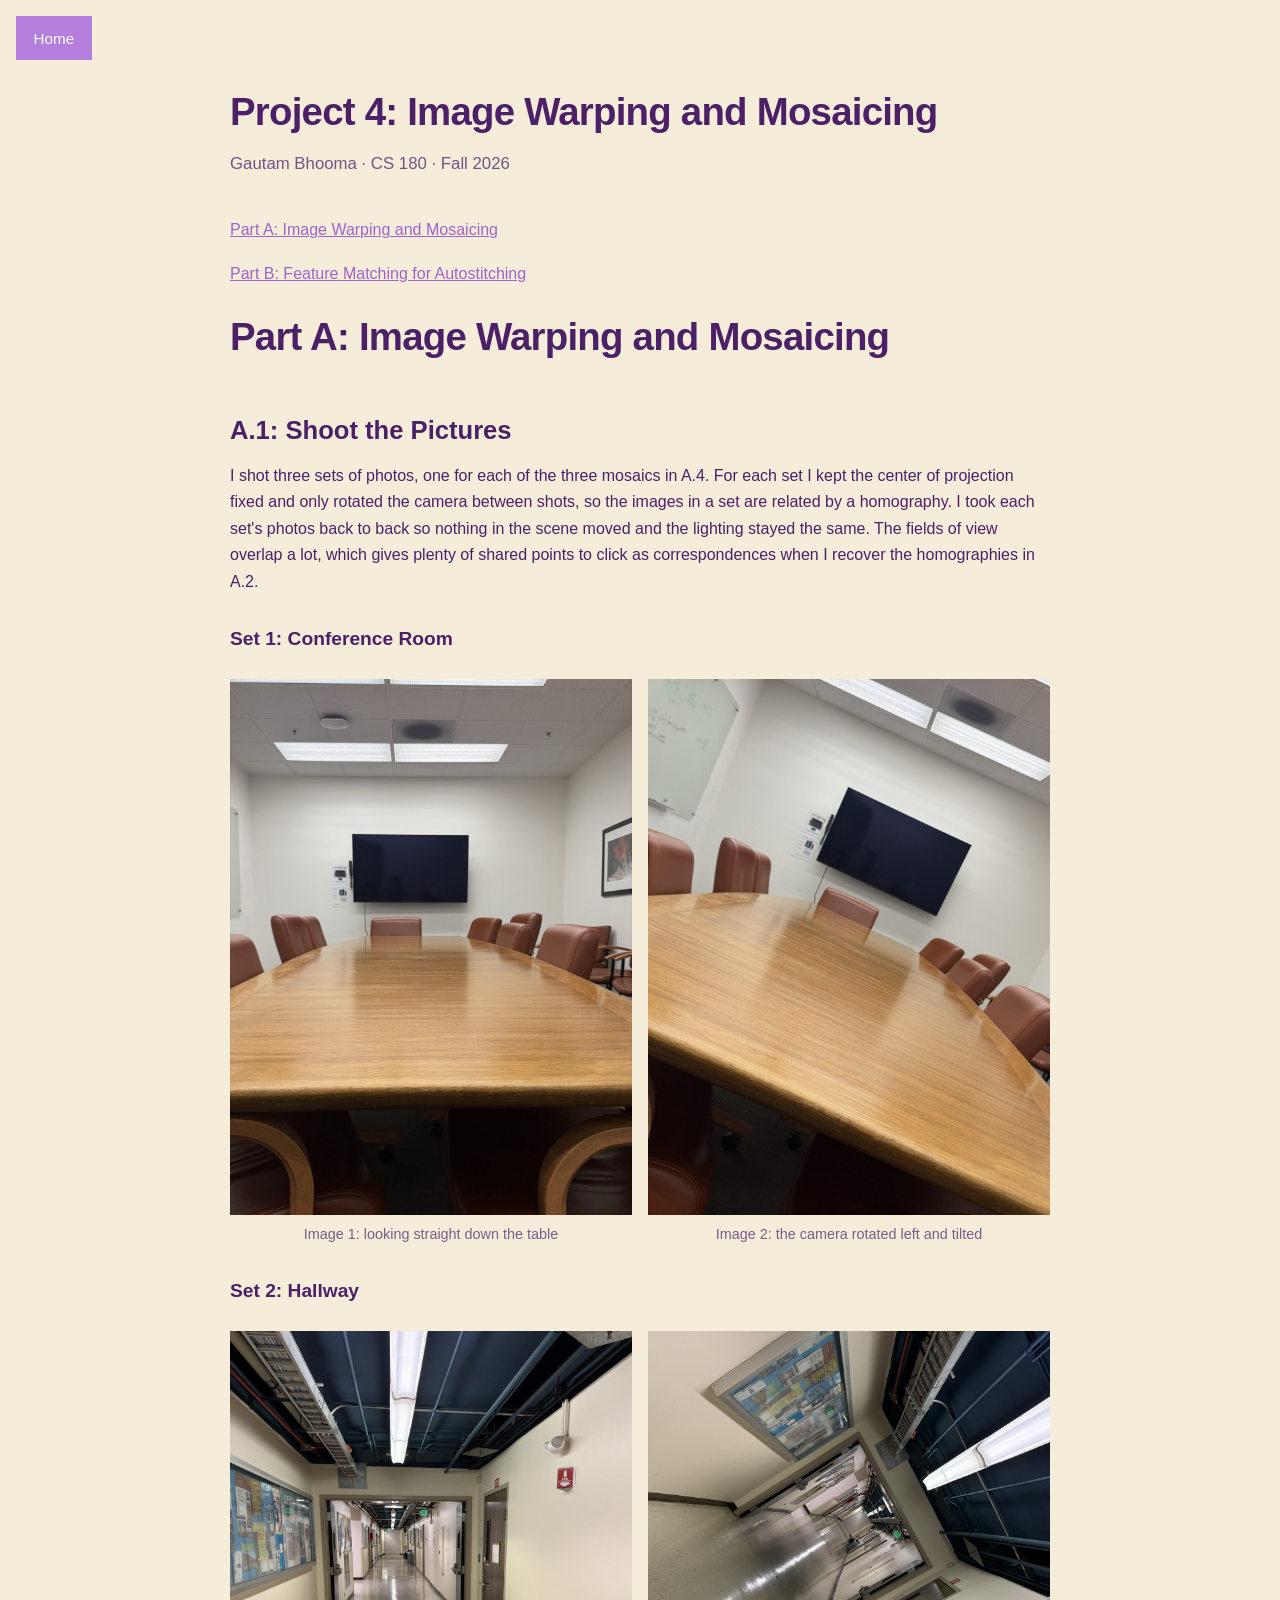
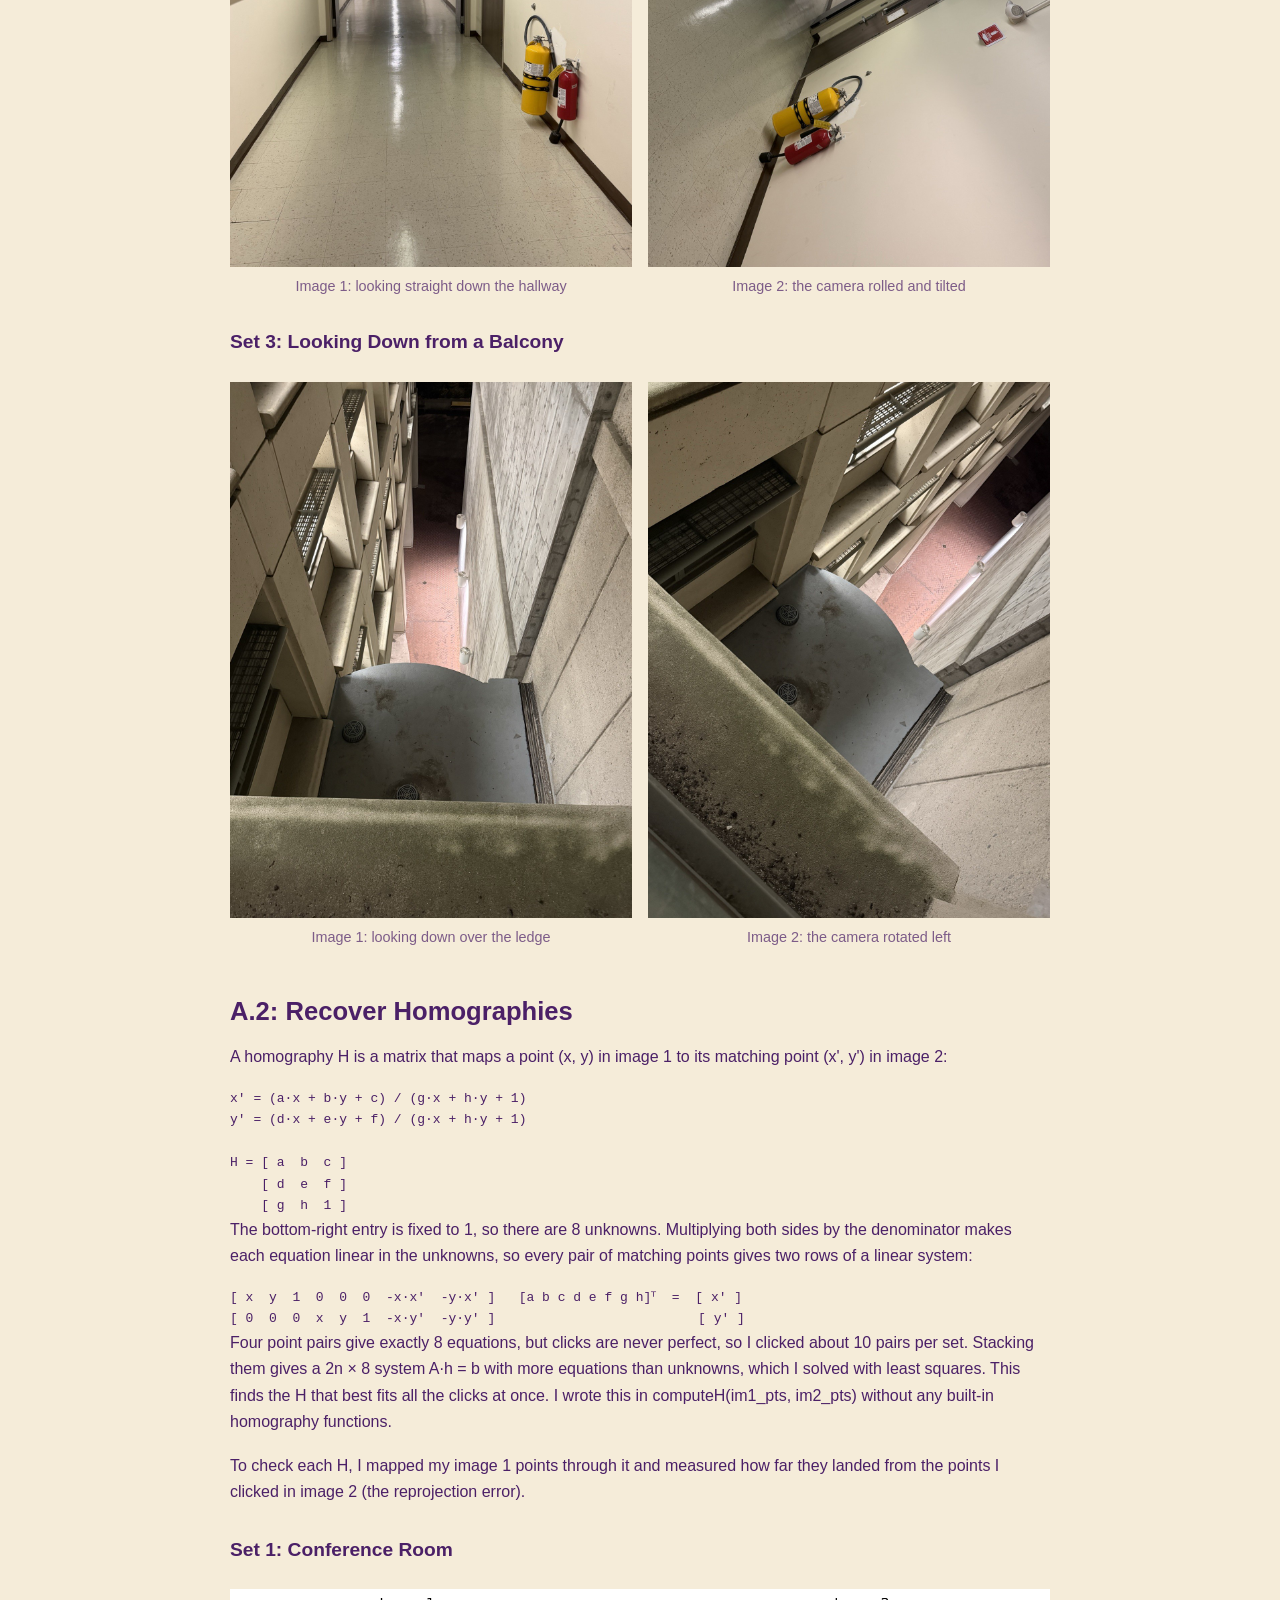
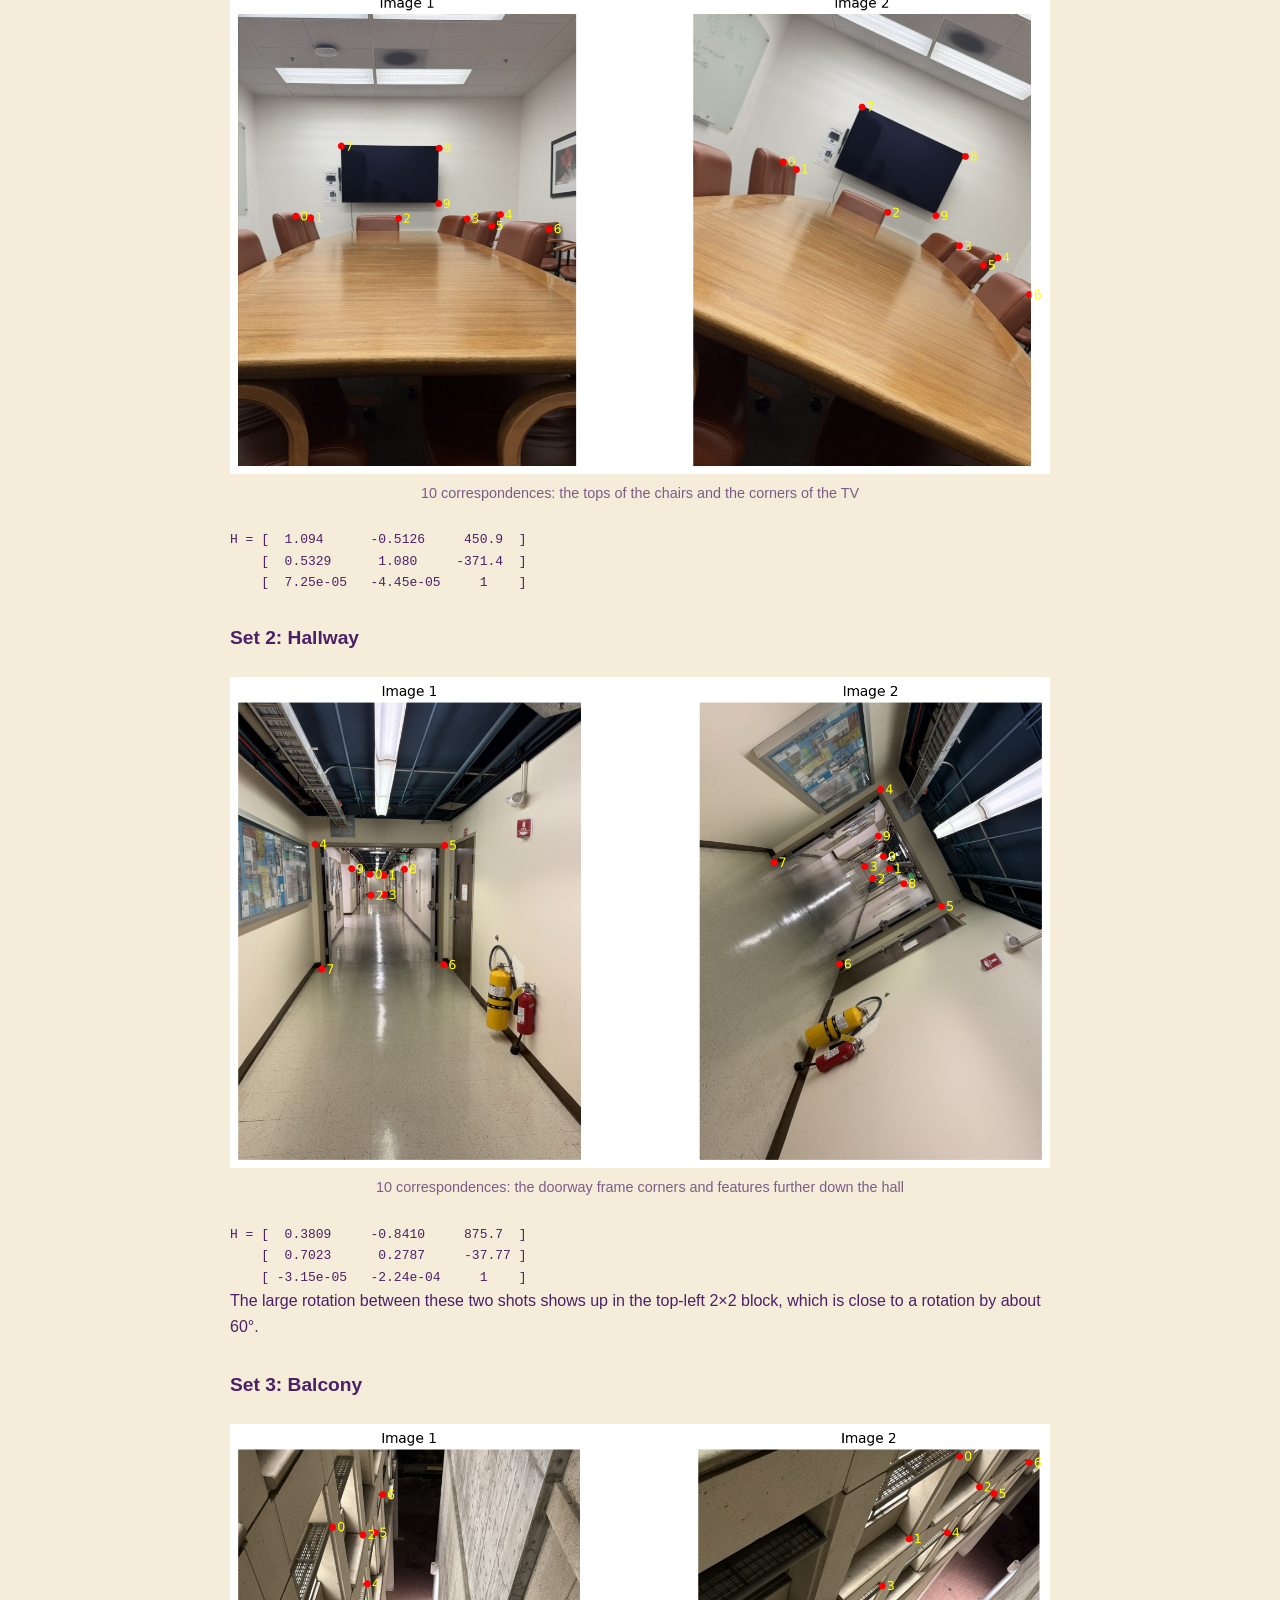
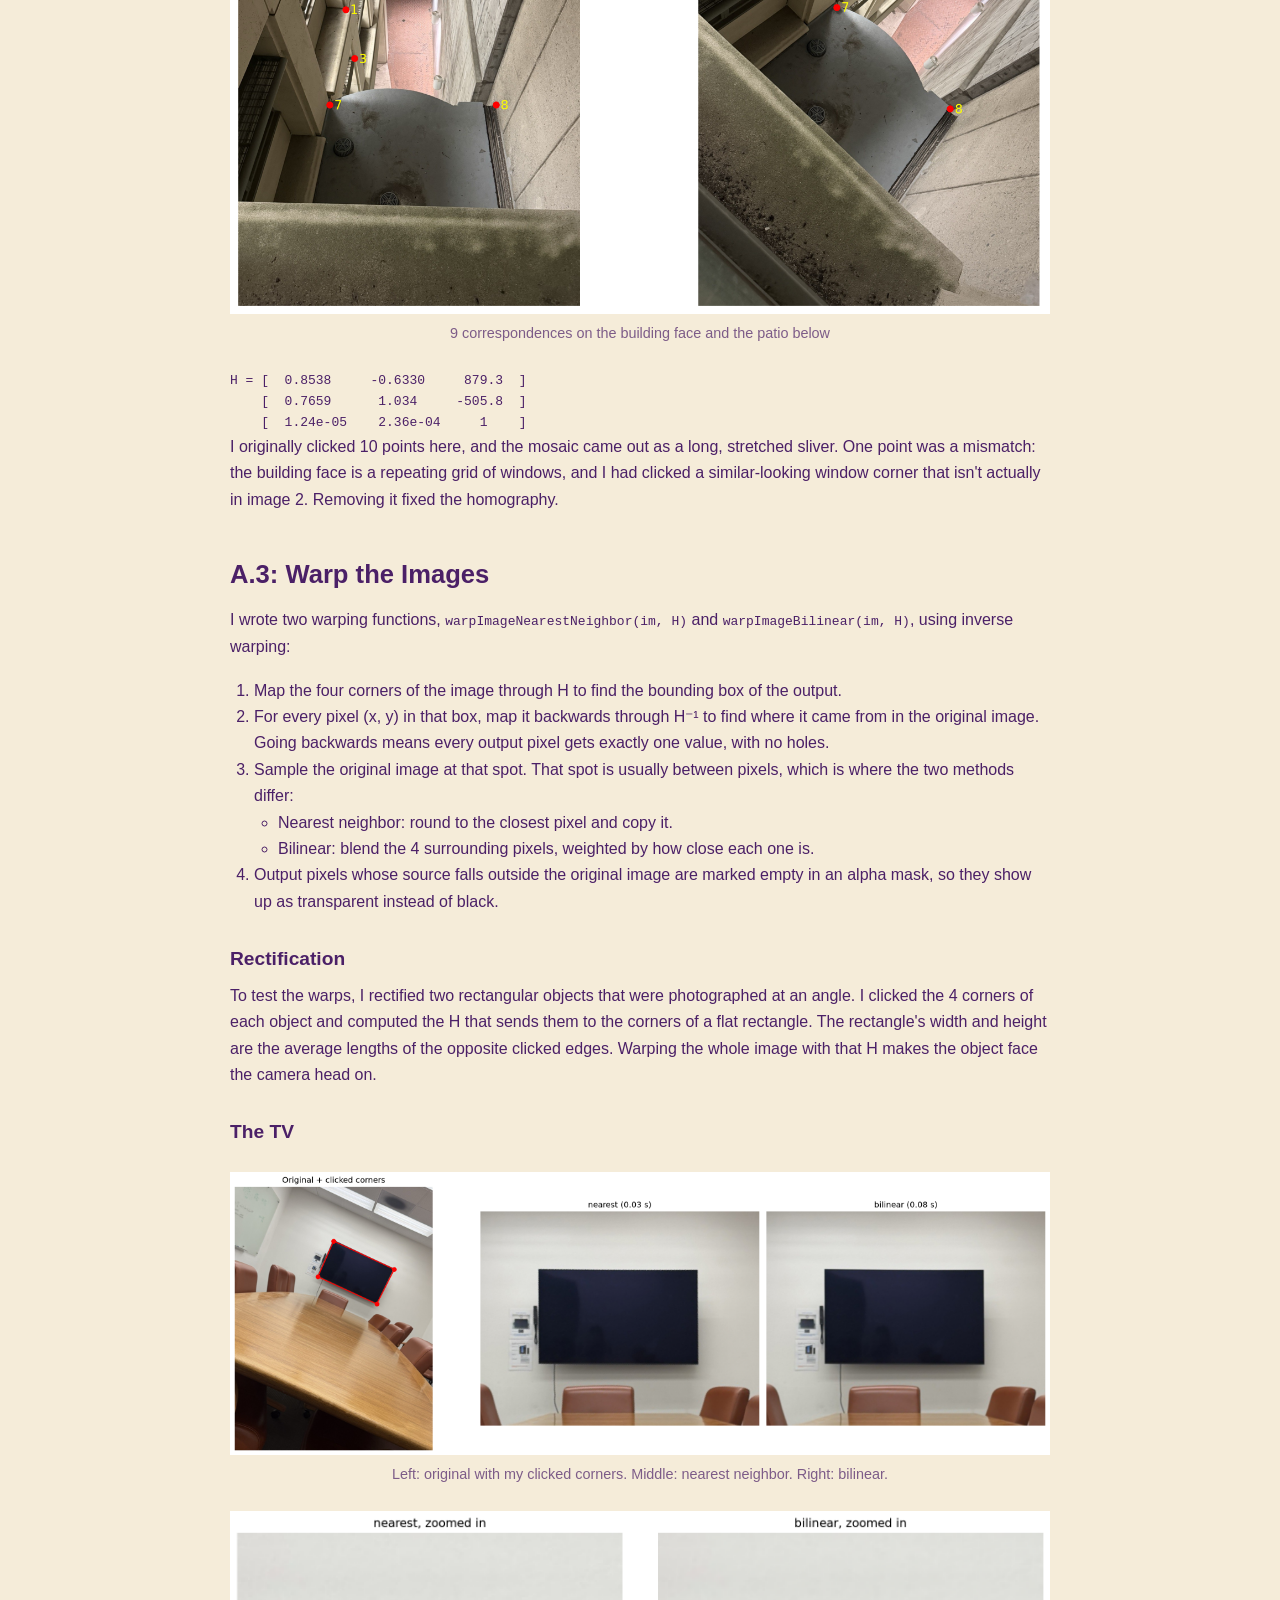
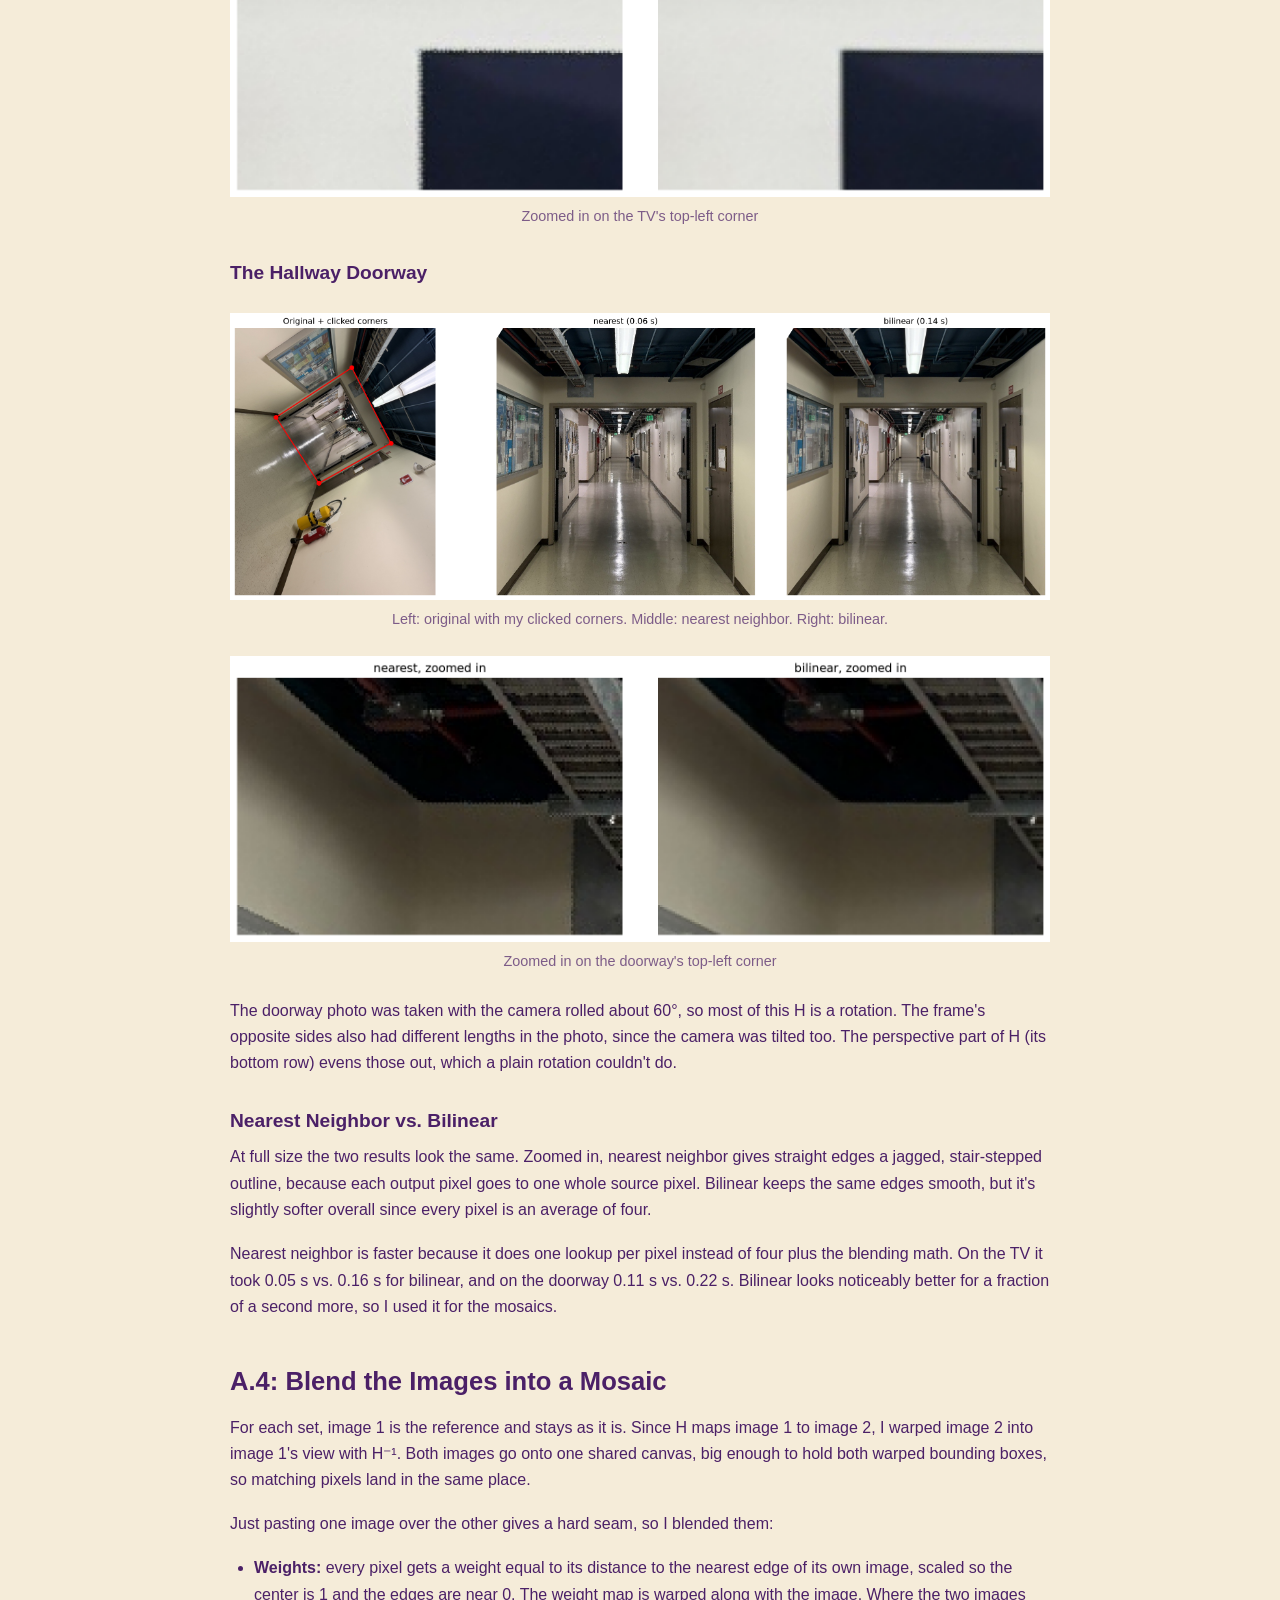
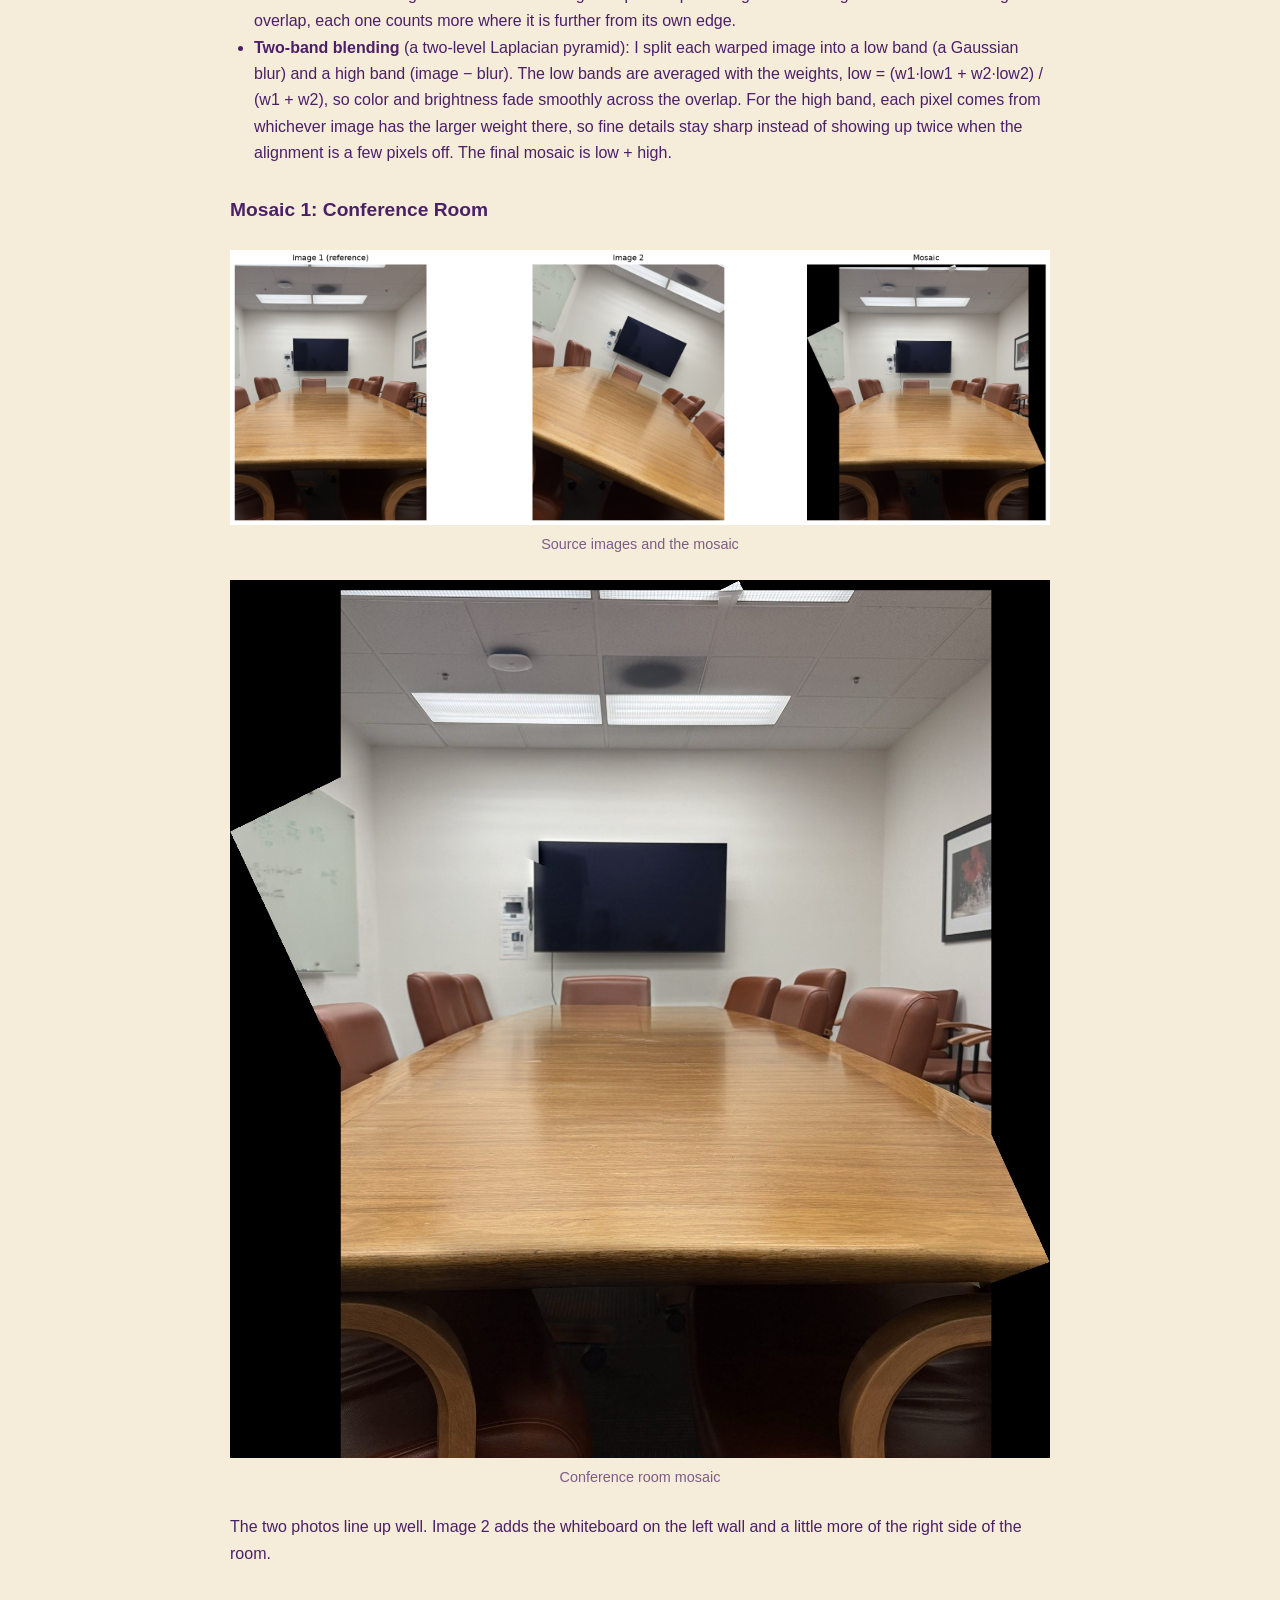
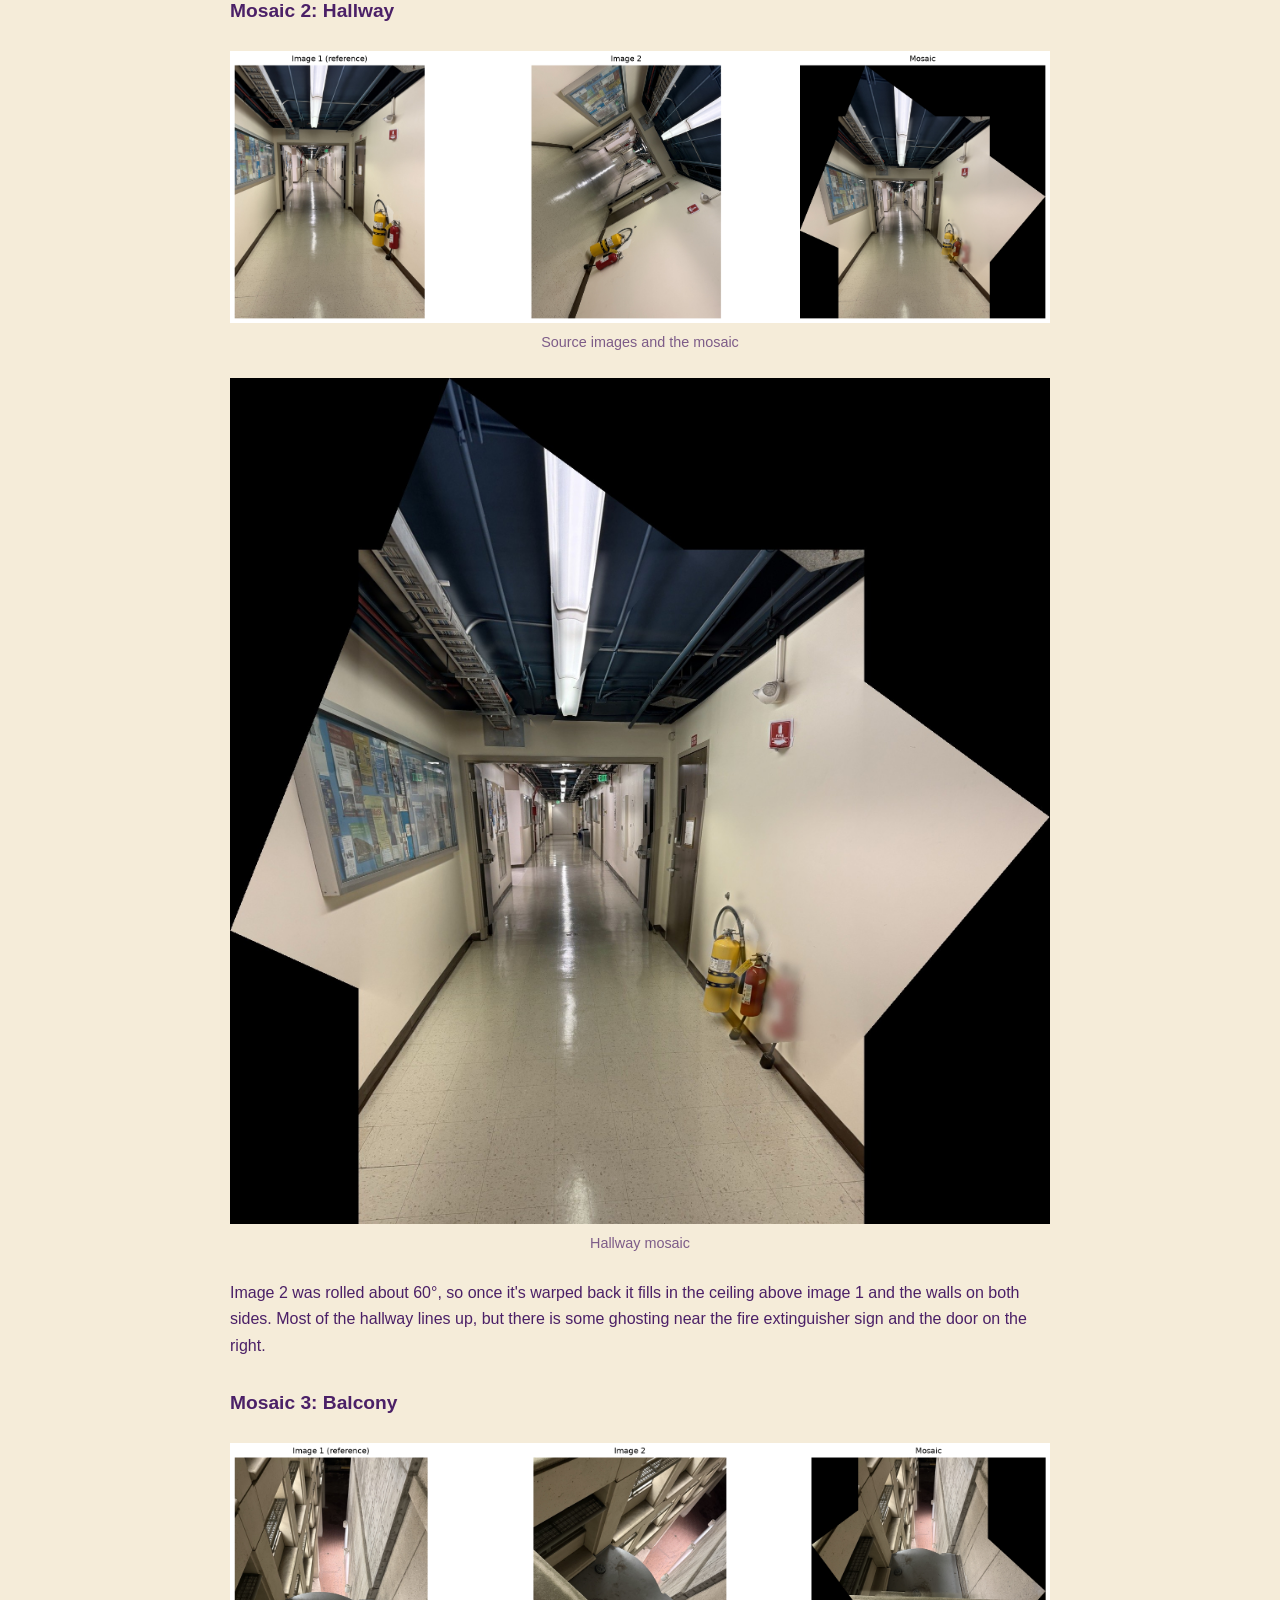
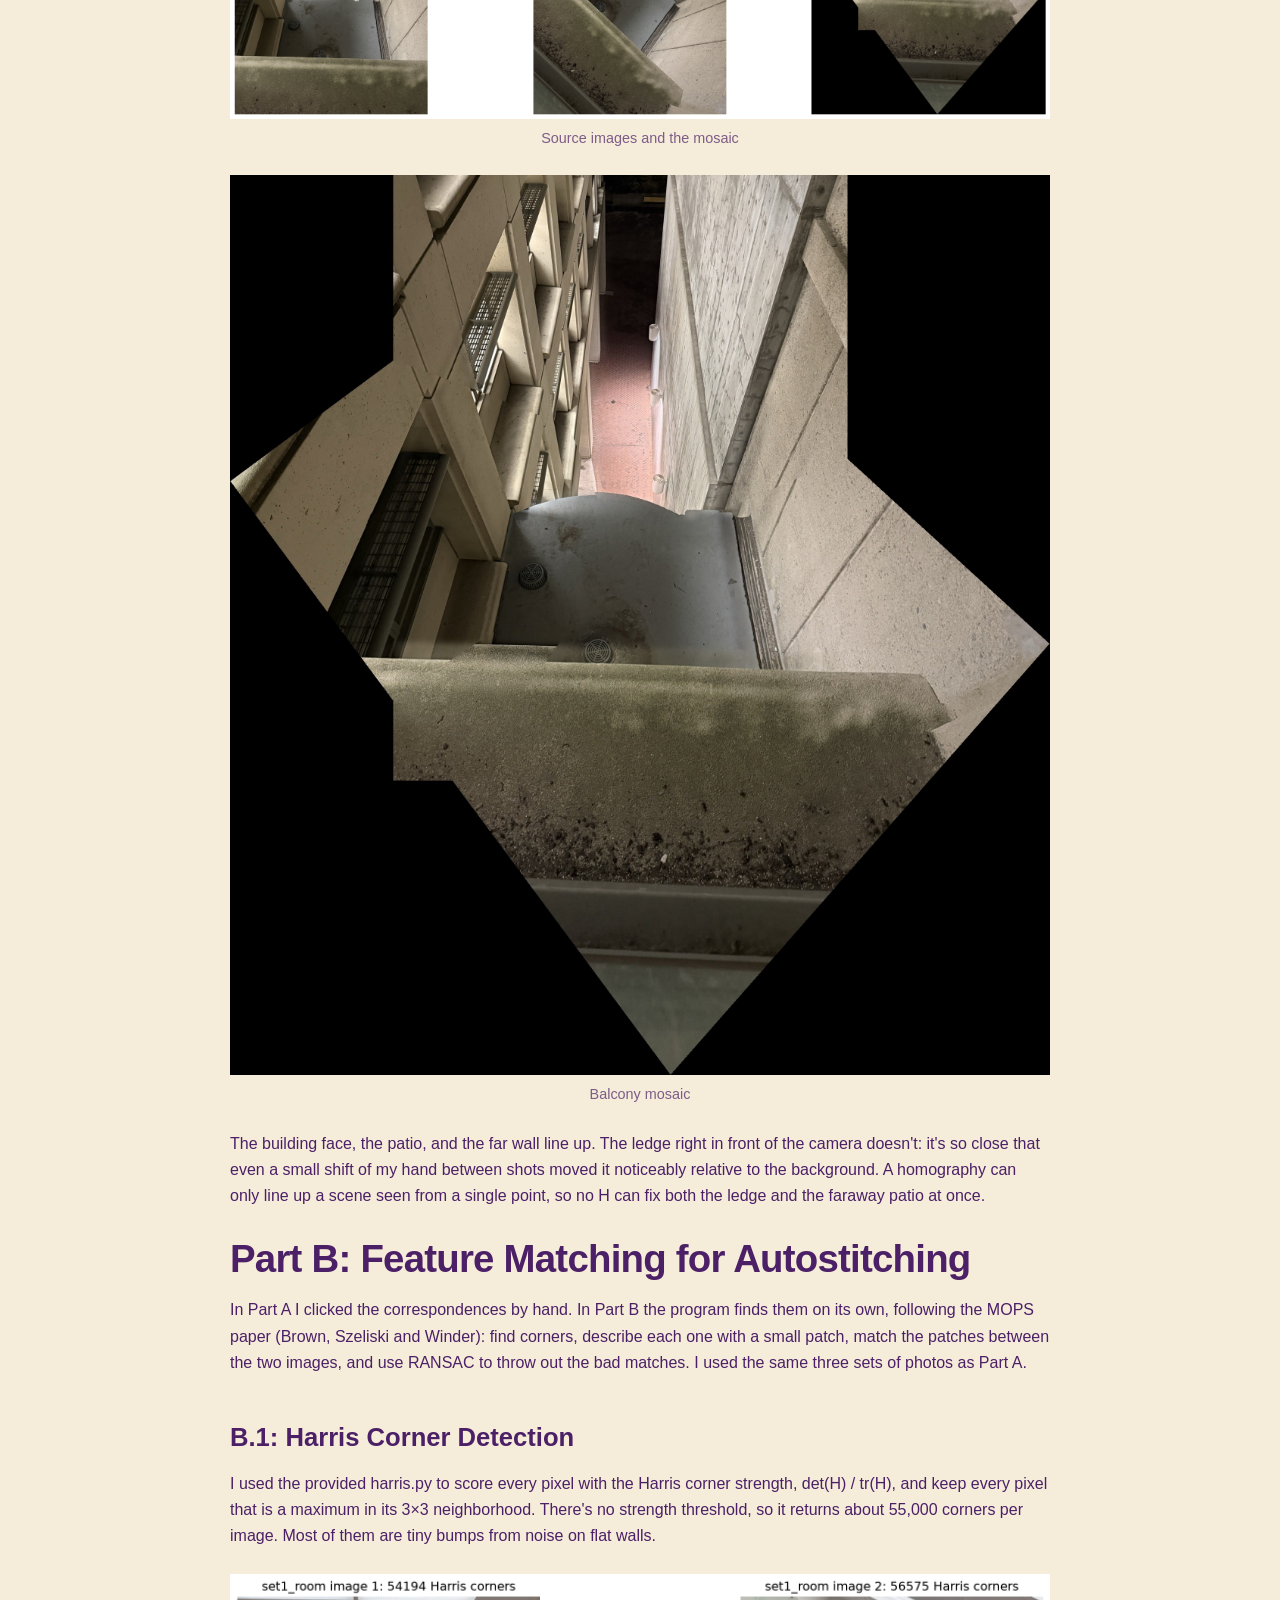
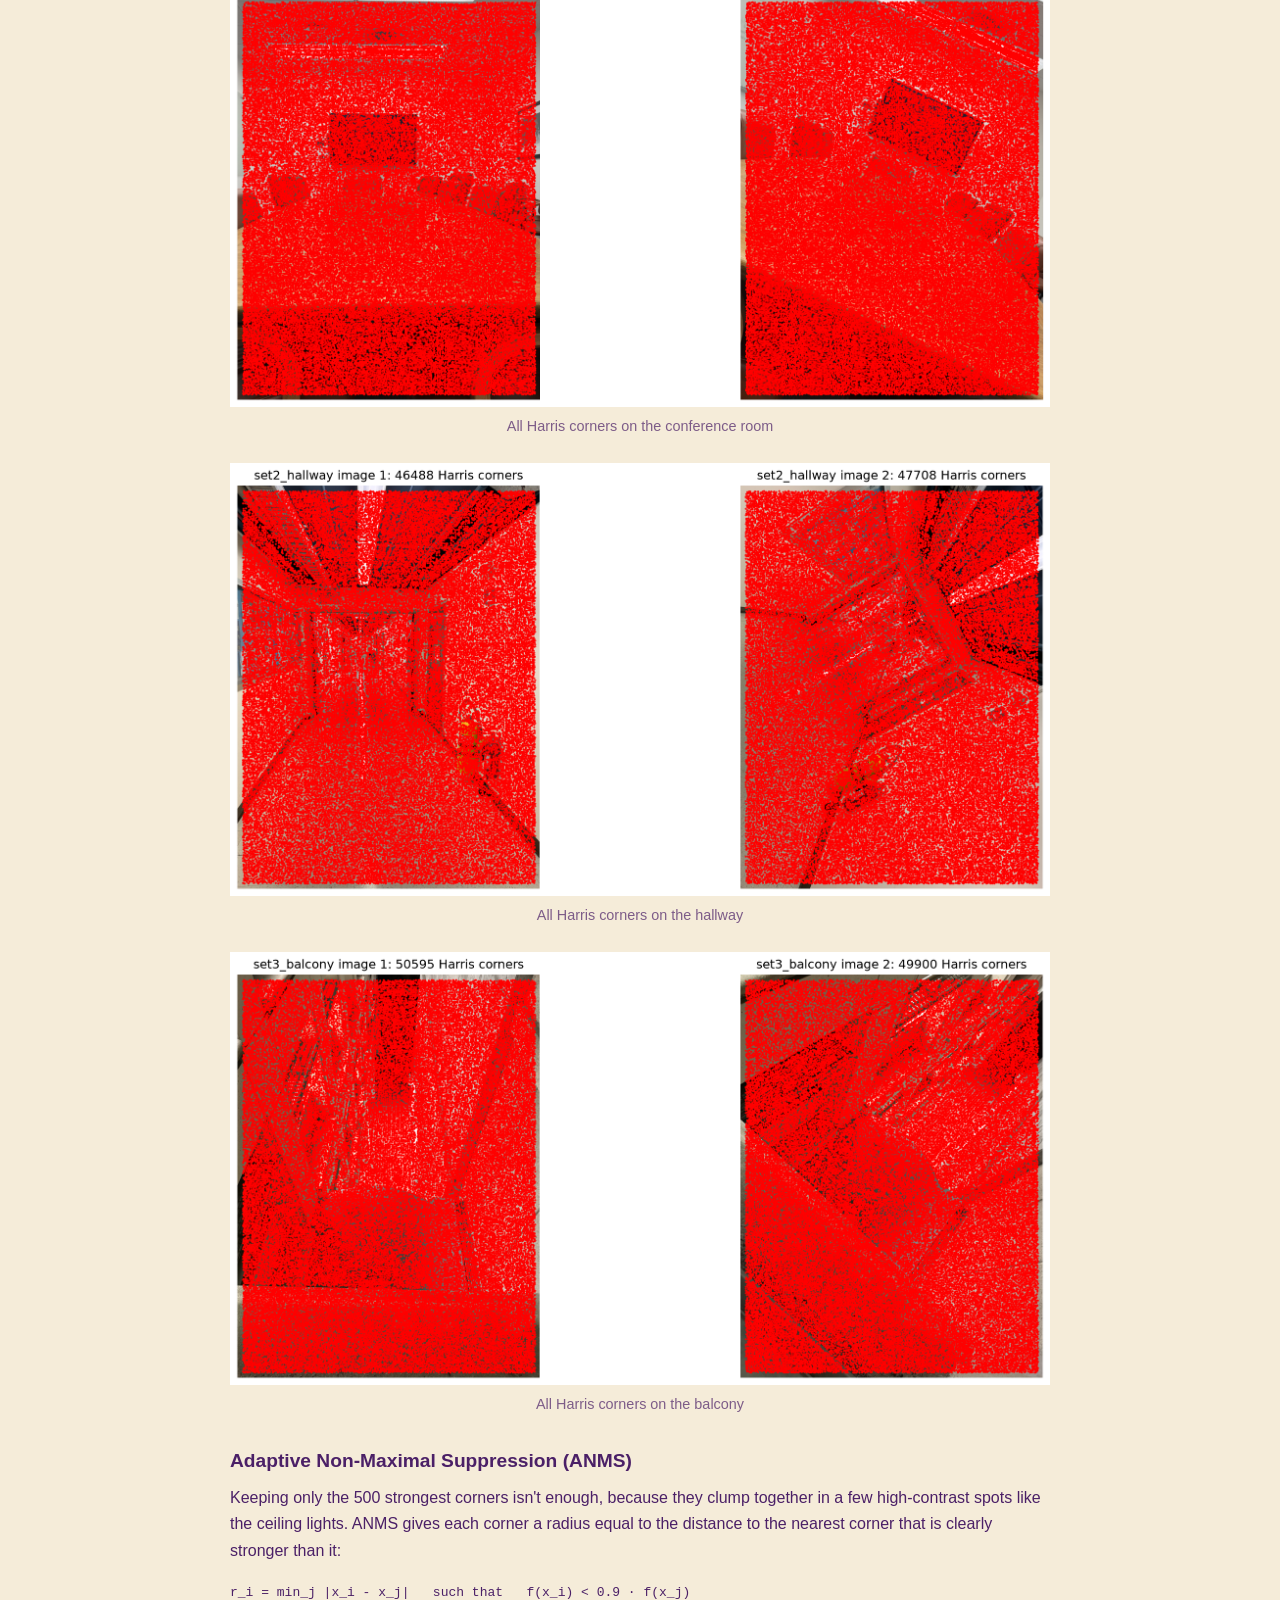
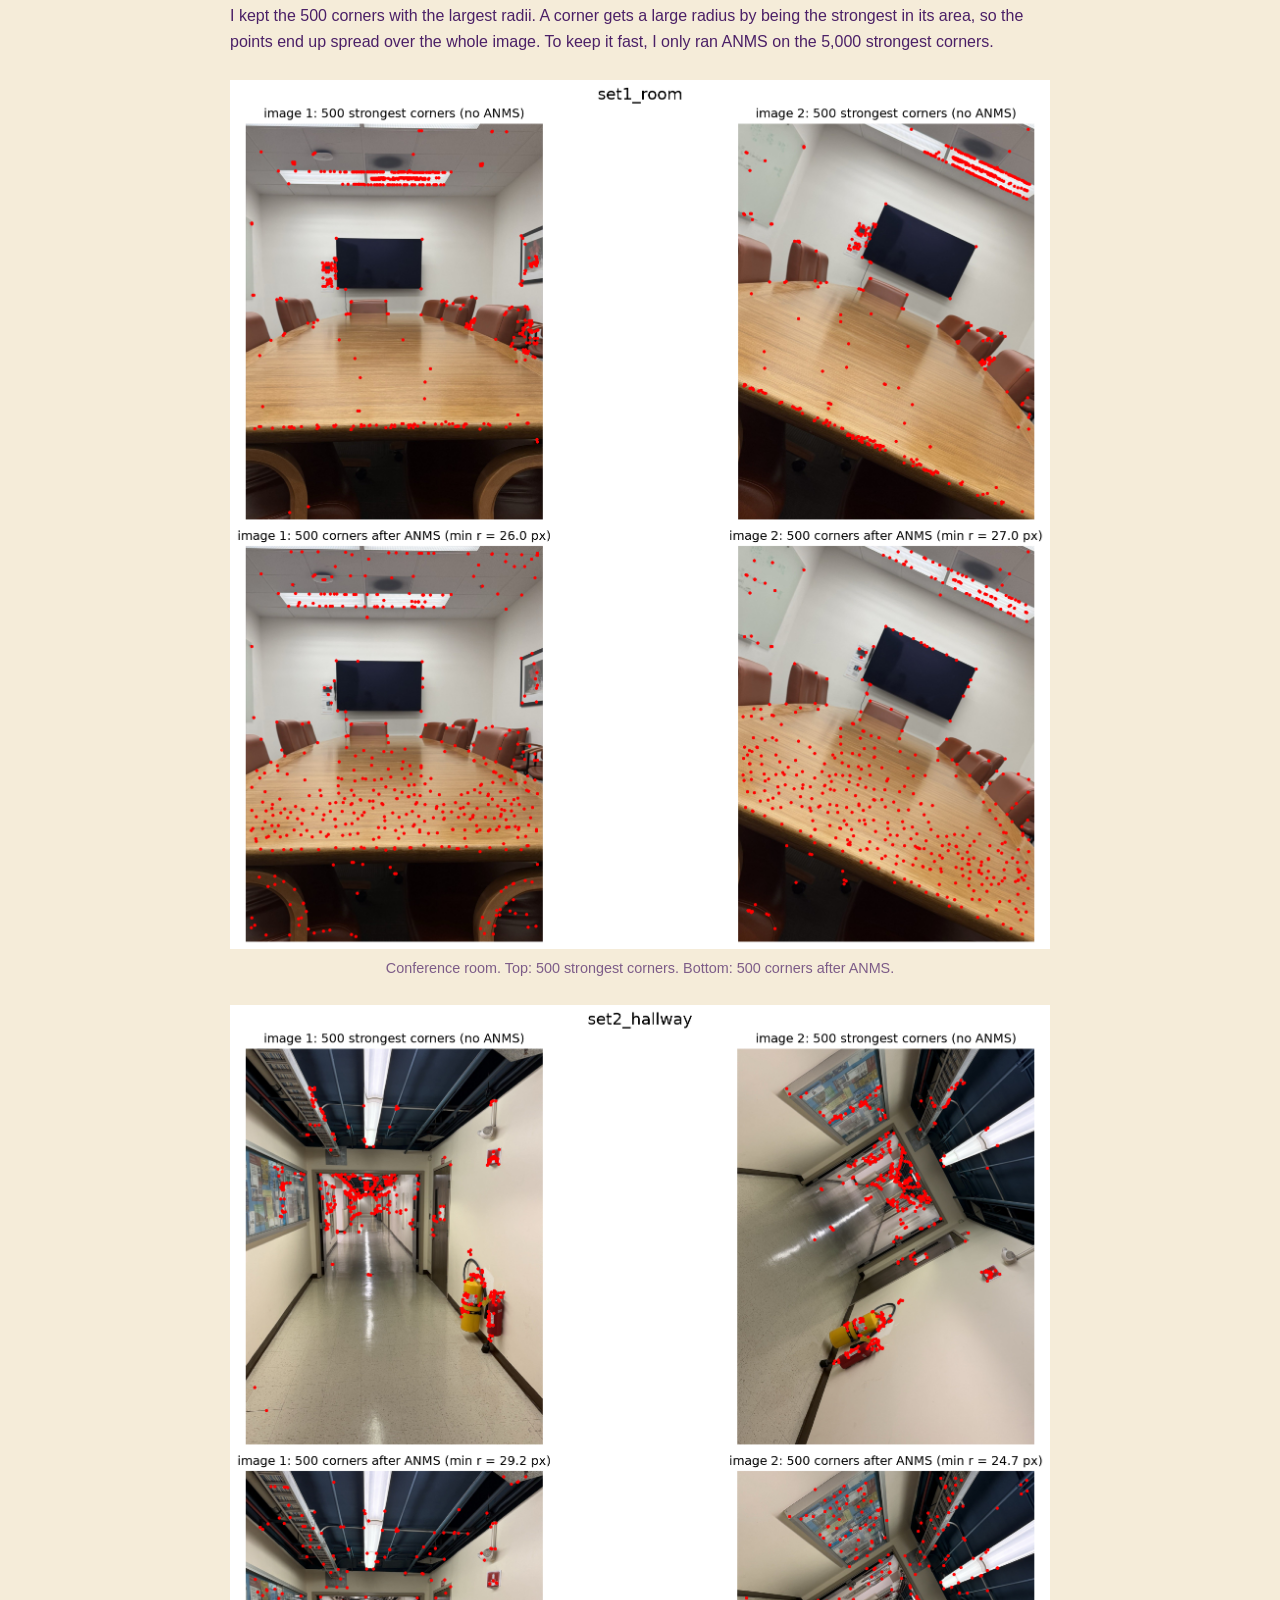
<file: 4/index.html>
<!DOCTYPE html>
<html lang="en">
<head>
<meta charset="UTF-8">
<meta name="viewport" content="width=device-width, initial-scale=1.0">
<title>Project 4 — Image Warping and Mosaicing</title>
<link rel="stylesheet" href="../style.css">
</head>
<body>
  <a class="home-btn" href="../index.html">Home</a>

  <main class="content">
    <h1>Project 4: Image Warping and Mosaicing</h1>
    <p class="subtitle">Gautam Bhooma · CS 180 · Fall 2026</p>
    <p><a href="#part-a">Part A: Image Warping and Mosaicing</a></p>
    <p><a href="#part-b">Part B: Feature Matching for Autostitching</a></p>

    <h1 id="part-a">Part A: Image Warping and Mosaicing</h1>

    <h2>A.1: Shoot the Pictures</h2>
    <p>I shot three sets of photos, one for each of the three mosaics in A.4. For each set I kept the center of
      projection fixed and only rotated the camera between shots, so the images in a set are related by a homography.
      I took each set's photos back to back so nothing in the scene
      moved and the lighting stayed the same. The fields of view overlap a lot, which gives plenty of shared
      points to click as correspondences when I recover the homographies in A.2.</p>

    <h3>Set 1: Conference Room</h3>
    <div class="img-row">
      <figure><img src="4a/media/IMG_4479.jpg" alt="conference room, straight on"><figcaption>Image 1: looking straight down the table</figcaption></figure>
      <figure><img src="4a/media/IMG_4480.jpg" alt="conference room, rotated"><figcaption>Image 2: the camera rotated left and tilted</figcaption></figure>
    </div>

    <h3>Set 2: Hallway</h3>
    <div class="img-row">
      <figure><img src="4a/media/IMG_4484.jpg" alt="hallway, straight on"><figcaption>Image 1: looking straight down the hallway</figcaption></figure>
      <figure><img src="4a/media/IMG_4485.jpg" alt="hallway, rotated"><figcaption>Image 2: the camera rolled and tilted</figcaption></figure>
    </div>

    <h3>Set 3: Looking Down from a Balcony</h3>
    <div class="img-row">
      <figure><img src="4a/media/IMG_4486.jpg" alt="balcony view, straight down"><figcaption>Image 1: looking down over the ledge</figcaption></figure>
      <figure><img src="4a/media/IMG_4487.jpg" alt="balcony view, rotated"><figcaption>Image 2: the camera rotated left</figcaption></figure>
    </div>

    <h2>A.2: Recover Homographies</h2>
    <p>A homography H is a matrix that maps a point (x, y) in image 1 to its matching point (x', y') in
      image 2:</p>
    <pre style="overflow-x:auto">x' = (a·x + b·y + c) / (g·x + h·y + 1)
y' = (d·x + e·y + f) / (g·x + h·y + 1)

H = [ a  b  c ]
    [ d  e  f ]
    [ g  h  1 ]</pre>
    <p>The bottom-right entry is fixed to 1, so there are 8 unknowns. Multiplying both sides by the denominator makes
      each equation linear in the unknowns, so every pair of matching points gives two rows of a linear system:</p>
    <pre style="overflow-x:auto">[ x  y  1  0  0  0  -x·x'  -y·x' ]   [a b c d e f g h]ᵀ  =  [ x' ]
[ 0  0  0  x  y  1  -x·y'  -y·y' ]                          [ y' ]</pre>
    <p>Four point pairs give exactly 8 equations, but clicks are never perfect, so I clicked about 10 pairs per set.
      Stacking them gives a 2n × 8 system A·h = b with more equations than unknowns, which I solved with least
      squares. This finds the H that best fits all the clicks at once. I wrote this
      in computeH(im1_pts, im2_pts) without any built-in homography functions.</p>
    <p>To check each H, I mapped my image 1 points through it and measured how far they landed from the points I
      clicked in image 2 (the reprojection error).</p>

    <h3>Set 1: Conference Room</h3>
    <figure><img src="4a/generated_outputs/a2_correspondences_set1_room.png" alt="room correspondences"><figcaption>10 correspondences: the tops of the chairs and the corners of the TV</figcaption></figure>
    <pre style="overflow-x:auto">H = [  1.094      -0.5126     450.9  ]
    [  0.5329      1.080     -371.4  ]
    [  7.25e-05   -4.45e-05     1    ]</pre>


    <h3>Set 2: Hallway</h3>
    <figure><img src="4a/generated_outputs/a2_correspondences_set2_hallway.png" alt="hallway correspondences"><figcaption>10 correspondences: the doorway frame corners and features further down the hall</figcaption></figure>
    <pre style="overflow-x:auto">H = [  0.3809     -0.8410     875.7  ]
    [  0.7023      0.2787     -37.77 ]
    [ -3.15e-05   -2.24e-04     1    ]</pre>
    <p>The large rotation between these two shots shows up in the top-left 2×2
      block, which is close to a rotation by about 60°.</p>

    <h3>Set 3: Balcony</h3>
    <figure><img src="4a/generated_outputs/a2_correspondences_set3_balcony.png" alt="balcony correspondences"><figcaption>9 correspondences on the building face and the patio below</figcaption></figure>
    <pre style="overflow-x:auto">H = [  0.8538     -0.6330     879.3  ]
    [  0.7659      1.034     -505.8  ]
    [  1.24e-05    2.36e-04     1    ]</pre>
    <p>I originally clicked 10 points here, and the mosaic came out as a long,
      stretched sliver. One point was a mismatch: the building face is a repeating grid of windows, and I had
      clicked a similar-looking window corner that isn't actually in image 2. Removing it fixed the
      homography.</p>

    <h2>A.3: Warp the Images</h2>
    <p>I wrote two warping functions, <code>warpImageNearestNeighbor(im, H)</code> and
      <code>warpImageBilinear(im, H)</code>, using inverse warping:</p>
    <ol style="margin: 0 0 1.1rem 1.5rem">
      <li>Map the four corners of the image through H to find the bounding box of the output.</li>
      <li>For every pixel (x, y) in that box, map it backwards through H⁻¹ to find where it came from in the
        original image. Going backwards means every output pixel gets exactly one value, with no holes.</li>
      <li>Sample the original image at that spot. That spot is usually between pixels, which is where the two
        methods differ:
        <ul style="margin-left: 1.5rem">
          <li>Nearest neighbor: round to the closest pixel and copy it.</li>
          <li>Bilinear: blend the 4 surrounding pixels, weighted by how close each one is.</li>
        </ul>
      </li>
      <li>Output pixels whose source falls outside the original image are marked empty in an alpha mask, so they
        show up as transparent instead of black.</li>
    </ol>

    <h3>Rectification</h3>
    <p>To test the warps, I rectified two rectangular objects that were photographed at an angle. I clicked the 4
      corners of each object and computed the H that sends them to the corners of a flat rectangle. The rectangle's
      width and height are the average lengths of the opposite clicked edges. Warping the whole image with that H
      makes the object face the camera head on.</p>

    <h3>The TV</h3>
    <figure><img src="4a/generated_outputs/a3_rect_tv_comparison.png" alt="tv rectification"><figcaption>Left: original with my clicked corners. Middle: nearest neighbor. Right: bilinear.</figcaption></figure>
    <figure><img src="4a/generated_outputs/a3_rect_tv_zoom.png" alt="tv zoom"><figcaption>Zoomed in on the TV's top-left corner</figcaption></figure>

    <h3>The Hallway Doorway</h3>
    <figure><img src="4a/generated_outputs/a3_rect_doorway_comparison.png" alt="doorway rectification"><figcaption>Left: original with my clicked corners. Middle: nearest neighbor. Right: bilinear.</figcaption></figure>
    <figure><img src="4a/generated_outputs/a3_rect_doorway_zoom.png" alt="doorway zoom"><figcaption>Zoomed in on the doorway's top-left corner</figcaption></figure>
    <p>The doorway photo was taken with the camera rolled about 60°, so most of this H is a rotation. The frame's
      opposite sides also had different lengths in the photo, since the camera was tilted too. The perspective part
      of H (its bottom row) evens those out, which a plain rotation couldn't do.</p>

    <h3>Nearest Neighbor vs. Bilinear</h3>
    <p>At full size the two results look the same. Zoomed in, nearest neighbor gives straight edges a jagged,
      stair-stepped outline, because each output pixel goes to one whole source pixel. Bilinear keeps the same
      edges smooth, but it's slightly softer overall since every pixel is an average of four.</p>
    <p>Nearest neighbor is faster because it does one lookup per pixel instead of four plus the blending math. On
      the TV it took 0.05 s vs. 0.16 s for bilinear, and on the doorway 0.11 s vs. 0.22 s. Bilinear looks
      noticeably better for  a fraction of a second more, so I used it for the mosaics.</p>

    <h2>A.4: Blend the Images into a Mosaic</h2>
    <p>For each set, image 1 is the reference and stays as it is. Since H maps image 1 to image 2, I warped image 2
      into image 1's view with H⁻¹. Both images go onto one shared canvas, big enough to hold both warped bounding
      boxes, so matching pixels land in the same place.</p>
    <p>Just pasting one image over the other gives a hard seam, so I blended them:</p>
    <ul style="margin: 0 0 1.1rem 1.5rem">
      <li><b>Weights:</b> every pixel gets a weight equal to its distance to the nearest edge of its own image, scaled
        so the center is 1 and the edges are near 0. The weight map is warped along with the image. Where the two
        images overlap, each one counts more where it is further from its own edge.</li>
      <li><b>Two-band blending</b> (a two-level Laplacian pyramid): I split each warped image into a low band (a
        Gaussian blur) and a high band (image − blur). The low bands are averaged with the weights,
        low = (w1·low1 + w2·low2) / (w1 + w2), so color and brightness fade smoothly across the overlap. For the high
        band, each pixel comes from whichever image has the larger weight there, so fine details stay sharp
        instead of showing up twice when the alignment is a few pixels off. The final mosaic is low + high.</li>
    </ul>

    <h3>Mosaic 1: Conference Room</h3>
    <figure><img src="4a/generated_outputs/a4_mosaic_set1_room_comparison.png" alt="room mosaic with sources"><figcaption>Source images and the mosaic</figcaption></figure>
    <figure><img src="4a/generated_outputs/a4_mosaic_set1_room.jpg" alt="room mosaic"><figcaption>Conference room mosaic</figcaption></figure>
    <p>The two photos line up well. Image 2 adds the whiteboard on the left wall and a little more of the right side
      of the room.</p>

    <h3>Mosaic 2: Hallway</h3>
    <figure><img src="4a/generated_outputs/a4_mosaic_set2_hallway_comparison.png" alt="hallway mosaic with sources"><figcaption>Source images and the mosaic</figcaption></figure>
    <figure><img src="4a/generated_outputs/a4_mosaic_set2_hallway.jpg" alt="hallway mosaic"><figcaption>Hallway mosaic</figcaption></figure>
    <p>Image 2 was rolled about 60°, so once it's warped back it fills in the ceiling above image 1 and the walls on
      both sides. Most of the hallway lines up, but there is some ghosting near the fire extinguisher sign and the
      door on the right.</p>

    <h3>Mosaic 3: Balcony</h3>
    <figure><img src="4a/generated_outputs/a4_mosaic_set3_balcony_comparison.png" alt="balcony mosaic with sources"><figcaption>Source images and the mosaic</figcaption></figure>
    <figure><img src="4a/generated_outputs/a4_mosaic_set3_balcony.jpg" alt="balcony mosaic"><figcaption>Balcony mosaic</figcaption></figure>
    <p>The building face, the patio, and the far wall line up. The ledge right in front of the camera doesn't:
      it's so close that even a small shift of my hand between shots moved it noticeably relative to the
      background. A homography can only line up a scene seen from a single point, so no H can fix both
      the ledge and the faraway patio at once.</p>

    <h1 id="part-b">Part B: Feature Matching for Autostitching</h1>
    <p>In Part A I clicked the correspondences by hand. In Part B the program finds them on its own, following the
      MOPS paper (Brown, Szeliski and Winder): find corners, describe each one with a small patch, match the patches
      between the two images, and use RANSAC to throw out the bad matches. I used the same three sets of photos as
      Part A.</p>

    <h2>B.1: Harris Corner Detection</h2>
    <p>I used the provided harris.py to score every pixel with the Harris corner strength,
      det(H) / tr(H), and keep every pixel that is a maximum in its 3×3 neighborhood. There's no strength threshold,
      so it returns about 55,000 corners per image. Most of them are tiny bumps from noise on flat walls.</p>
    <figure><img src="4b/generated_outputs/b1_harris_set1_room.png" alt="harris corners room"><figcaption>All Harris corners on the conference room</figcaption></figure>
    <figure><img src="4b/generated_outputs/b1_harris_set2_hallway.png" alt="harris corners hallway"><figcaption>All Harris corners on the hallway</figcaption></figure>
    <figure><img src="4b/generated_outputs/b1_harris_set3_balcony.png" alt="harris corners balcony"><figcaption>All Harris corners on the balcony</figcaption></figure>

    <h3>Adaptive Non-Maximal Suppression (ANMS)</h3>
    <p>Keeping only the 500 strongest corners isn't enough, because they clump together in a few high-contrast
      spots like the ceiling lights. ANMS gives each corner a radius equal to the distance to the nearest corner that
      is clearly stronger than it:</p>
    <pre style="overflow-x:auto">r_i = min_j |x_i - x_j|   such that   f(x_i) < 0.9 · f(x_j)</pre>
    <p>I kept the 500 corners with the largest radii. A corner gets a large radius by being the strongest in its
      area, so the points end up spread over the whole image. To keep it fast, I only ran ANMS on the 5,000
      strongest corners.</p>
    <figure><img src="4b/generated_outputs/b1_anms_set1_room.png" alt="anms room"><figcaption>Conference room. Top: 500 strongest corners. Bottom: 500 corners after ANMS.</figcaption></figure>
    <figure><img src="4b/generated_outputs/b1_anms_set2_hallway.png" alt="anms hallway"><figcaption>Hallway. Top: 500 strongest corners. Bottom: 500 corners after ANMS.</figcaption></figure>
    <figure><img src="4b/generated_outputs/b1_anms_set3_balcony.png" alt="anms balcony"><figcaption>Balcony. Top: 500 strongest corners. Bottom: 500 corners after ANMS.</figcaption></figure>

    <h2>B.2: Feature Descriptor Extraction</h2>
    <p>For each corner I took the 40×40 window around it and sampled every 5th pixel to get an 8×8 patch. I blurred
      the image first (σ = 2) so the sampling doesn't alias, which means a corner that's off by a pixel or two still
      gives almost the same patch. Then I normalized each patch to mean 0 and standard deviation 1, so a change in
      brightness or contrast between the photos doesn't matter.</p>
    <p>The patches are also rotated to match each corner's orientation (see B.5), since my second photos are all
      rotated. The cyan line on each box shows that orientation.</p>
    <figure><img src="4b/generated_outputs/b2_descriptors_set1_room.png" alt="descriptors room"><figcaption>Conference room: 6 random features, their 40×40 windows, and their 8×8 descriptors</figcaption></figure>
    <figure><img src="4b/generated_outputs/b2_descriptors_set2_hallway.png" alt="descriptors hallway"><figcaption>Hallway: 6 random features</figcaption></figure>
    <figure><img src="4b/generated_outputs/b2_descriptors_set3_balcony.png" alt="descriptors balcony"><figcaption>Balcony: 6 random features</figcaption></figure>

    <h2>B.3: Feature Matching</h2>
    <p>The error between two descriptors is the sum of squared differences. For each feature in image 1, I found its
      nearest (1-NN) and second nearest (2-NN) feature in image 2. Following Lowe and the paper, I kept the match
      only if</p>
    <pre style="overflow-x:auto">e_1NN / e_2NN < 0.5</pre>
    <p>The 2-NN is almost always a wrong match, so this keeps a match only if it's much better than a wrong one. I
      picked 0.5 from Figure 6b in the paper, where there are almost no incorrect matches below that ratio.</p>
    <figure><img src="4b/generated_outputs/b3_matches_set1_room.png" alt="matches room"><figcaption>Conference room: 54 matches</figcaption></figure>
    <figure><img src="4b/generated_outputs/b3_matches_set2_hallway.png" alt="matches hallway"><figcaption>Hallway: 177 matches</figcaption></figure>
    <figure><img src="4b/generated_outputs/b3_matches_set3_balcony.png" alt="matches balcony"><figcaption>Balcony: 133 matches</figcaption></figure>
    <figure><img src="4b/generated_outputs/b3_ratio_hist.png" alt="ratio histogram"><figcaption>e_1NN / e_2NN for every feature in all three sets, with the 0.5 threshold</figcaption></figure>
    <p>Many of these matches are still wrong, especially on the repeating wood grain of the table and the ceiling
      tiles. RANSAC takes care of those next.</p>

    <h2>B.4: RANSAC for Robust Homography</h2>
    <p>One bad match is enough to ruin a least squares homography, so I wrote 4-point RANSAC:</p>
    <ol style="margin: 0 0 1.1rem 1.5rem">
      <li>Pick 4 random matches and compute the exact H through them.</li>
      <li>Count the inliers: matches where H maps the image 1 point within 4 px of its image 2 point.</li>
      <li>Repeat 5,000 times and keep the largest set of inliers.</li>
      <li>Recompute H with least squares on all of those inliers, using computeH from Part A.</li>
    </ol>
    <p>The wrong matches point in random directions, so they rarely agree with each other, while the correct ones all
      agree on the same H.</p>
    <figure><img src="4b/generated_outputs/b4_inliers_set1_room.png" alt="inliers room"><figcaption>Conference room: 25 of 54 matches are inliers</figcaption></figure>
    <figure><img src="4b/generated_outputs/b4_inliers_set2_hallway.png" alt="inliers hallway"><figcaption>Hallway: 103 of 177 matches are inliers</figcaption></figure>
    <figure><img src="4b/generated_outputs/b4_inliers_set3_balcony.png" alt="inliers balcony"><figcaption>Balcony: 58 of 133 matches are inliers</figcaption></figure>

    <h3>Manual vs. Automatic Mosaics</h3>
    <p>I built the mosaics with the same warping and two-band blending as Part A, just with the RANSAC H instead of
      my hand-clicked one.</p>

    <h3>Mosaic 1: Conference Room</h3>
    <figure><img src="4b/generated_outputs/b4_mosaic_set1_room_comparison.png" alt="room manual vs auto"><figcaption>Left: manual (Part A). Right: automatic.</figcaption></figure>
    <figure><img src="4b/generated_outputs/b4_mosaic_set1_room.jpg" alt="room auto mosaic"><figcaption>Automatic conference room mosaic</figcaption></figure>
    <p>The manual mosaic has a doubled edge on the left side of the TV. The automatic one lines it up cleanly.</p>

    <h3>Mosaic 2: Hallway</h3>
    <figure><img src="4b/generated_outputs/b4_mosaic_set2_hallway_comparison.png" alt="hallway manual vs auto"><figcaption>Left: manual (Part A). Right: automatic.</figcaption></figure>
    <figure><img src="4b/generated_outputs/b4_mosaic_set2_hallway.jpg" alt="hallway auto mosaic"><figcaption>Automatic hallway mosaic</figcaption></figure>
    <p>The ghosting near the fire extinguishers in my manual mosaic is gone in the automatic one.</p>

    <h3>Mosaic 3: Balcony</h3>
    <figure><img src="4b/generated_outputs/b4_mosaic_set3_balcony_comparison.png" alt="balcony manual vs auto"><figcaption>Left: manual (Part A). Right: automatic.</figcaption></figure>
    <figure><img src="4b/generated_outputs/b4_mosaic_set3_balcony.jpg" alt="balcony auto mosaic"><figcaption>Automatic balcony mosaic</figcaption></figure>
    <p>Both line up well here, but the drains and the grate are a little sharper in the automatic one.</p>

    <p>The automatic H's land 11 to 16 px away from my clicked points on average, but the automatic mosaics look
      better, so most of that difference is error in my clicks. RANSAC fits 25 to 100 points that all agree within
      4 px, which is hard to beat by hand.</p>

    <h2>B.5: Bells &amp; Whistles: Rotation Invariance</h2>
    <p>My first version used axis-aligned patches, and it found almost nothing: 1, 11 and 7 matches, and when I
      checked them against my Part A homographies, none were correct. The problem is that the second photo in every
      set is rotated, so the same spot gives a different patch.</p>
    <p>Following Section 2 of the paper, I gave each corner an orientation from the gradient of the image blurred
      with σ = 4.5, θ = atan2(∂I/∂y, ∂I/∂x). Then I rotated the 8×8 sampling grid by θ before sampling (with bilinear
      interpolation), so every patch is lined up with its own gradient no matter how the camera was turned.</p>
    <p>To test it, I matched the room photo against a copy of itself rotated by 26°. That gave 10 matches before
      and 286 after. On the real photos, the correct matches went from 0 to 15, 42 and 21, which was enough
      for RANSAC to work.</p>

  </main>
</body>
</html>
</file>
<file: style.css>
/* ===== CS 180 Project Stylesheet ===== */

:root {
  --bg: #f5ecd9;          /* page background (beige) */
  --text: #4b2067;        /* body text (dark purple) */
  --accent: #b57edc;      /* lavender */
  --accent-hover: #9d64c9;
  --card-bg: #fff;
  --max-width: 820px;
}

* { box-sizing: border-box; margin: 0; padding: 0; }

body {
  font-family: "Comic Sans MS", "Segoe Print", "Bradley Hand", "Chalkboard SE", "Trebuchet MS", sans-serif;
  background: var(--bg);
  color: var(--text);
  line-height: 1.65;
  padding: 2rem 1.5rem 4rem;
}

/* ---- Fixed "Home" button, top left ---- */
.home-btn {
  position: fixed;
  top: 1rem;
  left: 1rem;
  z-index: 100;
  display: inline-block;
  padding: 0.6rem 1.1rem;
  background: var(--accent);
  color: #fff;
  text-decoration: none;
  font-size: 0.95rem;
  font-weight: 500;
  transition: background 0.15s;
}
.home-btn:hover { background: var(--accent-hover); }

/* ---- Content container (centered, blog width) ---- */
.content {
  max-width: var(--max-width);
  margin: 3rem auto 0;
}

/* ---- Title / headings ---- */
h1 {
  font-size: 2.4rem;
  font-weight: 700;
  letter-spacing: -0.02em;
  margin-bottom: 0.4rem;
}
.subtitle {
  font-size: 1.05rem;
  opacity: 0.75;
  margin-bottom: 2.5rem;
}
h2 {
  font-size: 1.6rem;
  font-weight: 600;
  margin: 2.5rem 0 0.75rem;
}
h3 {
  font-size: 1.2rem;
  font-weight: 600;
  margin: 1.75rem 0 0.5rem;
}

/* ---- Body text ---- */
p {
  margin-bottom: 1.1rem;
}
a { color: var(--accent-hover); }

/* ---- Single image ---- */
figure {
  margin: 1.5rem 0;
}
figure img {
  width: 100%;
  height: auto;
  display: block;
}
figcaption {
  margin-top: 0.5rem;
  font-size: 0.9rem;
  opacity: 0.7;
  text-align: center;
}

/* ---- Images side by side ---- */
.img-row {
  display: flex;
  flex-wrap: wrap;
  gap: 1rem;
  margin: 1.5rem 0;
}
.img-row figure {
  flex: 1;              /* equal width; images share the row */
  min-width: 200px;    /* wrap to stacked on narrow screens */
  margin: 0;
}
.img-row img {
  width: 100%;
  height: auto;
  display: block;
}

/* ---- Optional card wrapper for a text block ---- */
.card {
  background: var(--card-bg);
  padding: 1.5rem;
  margin: 1.5rem 0;
}
</file>
